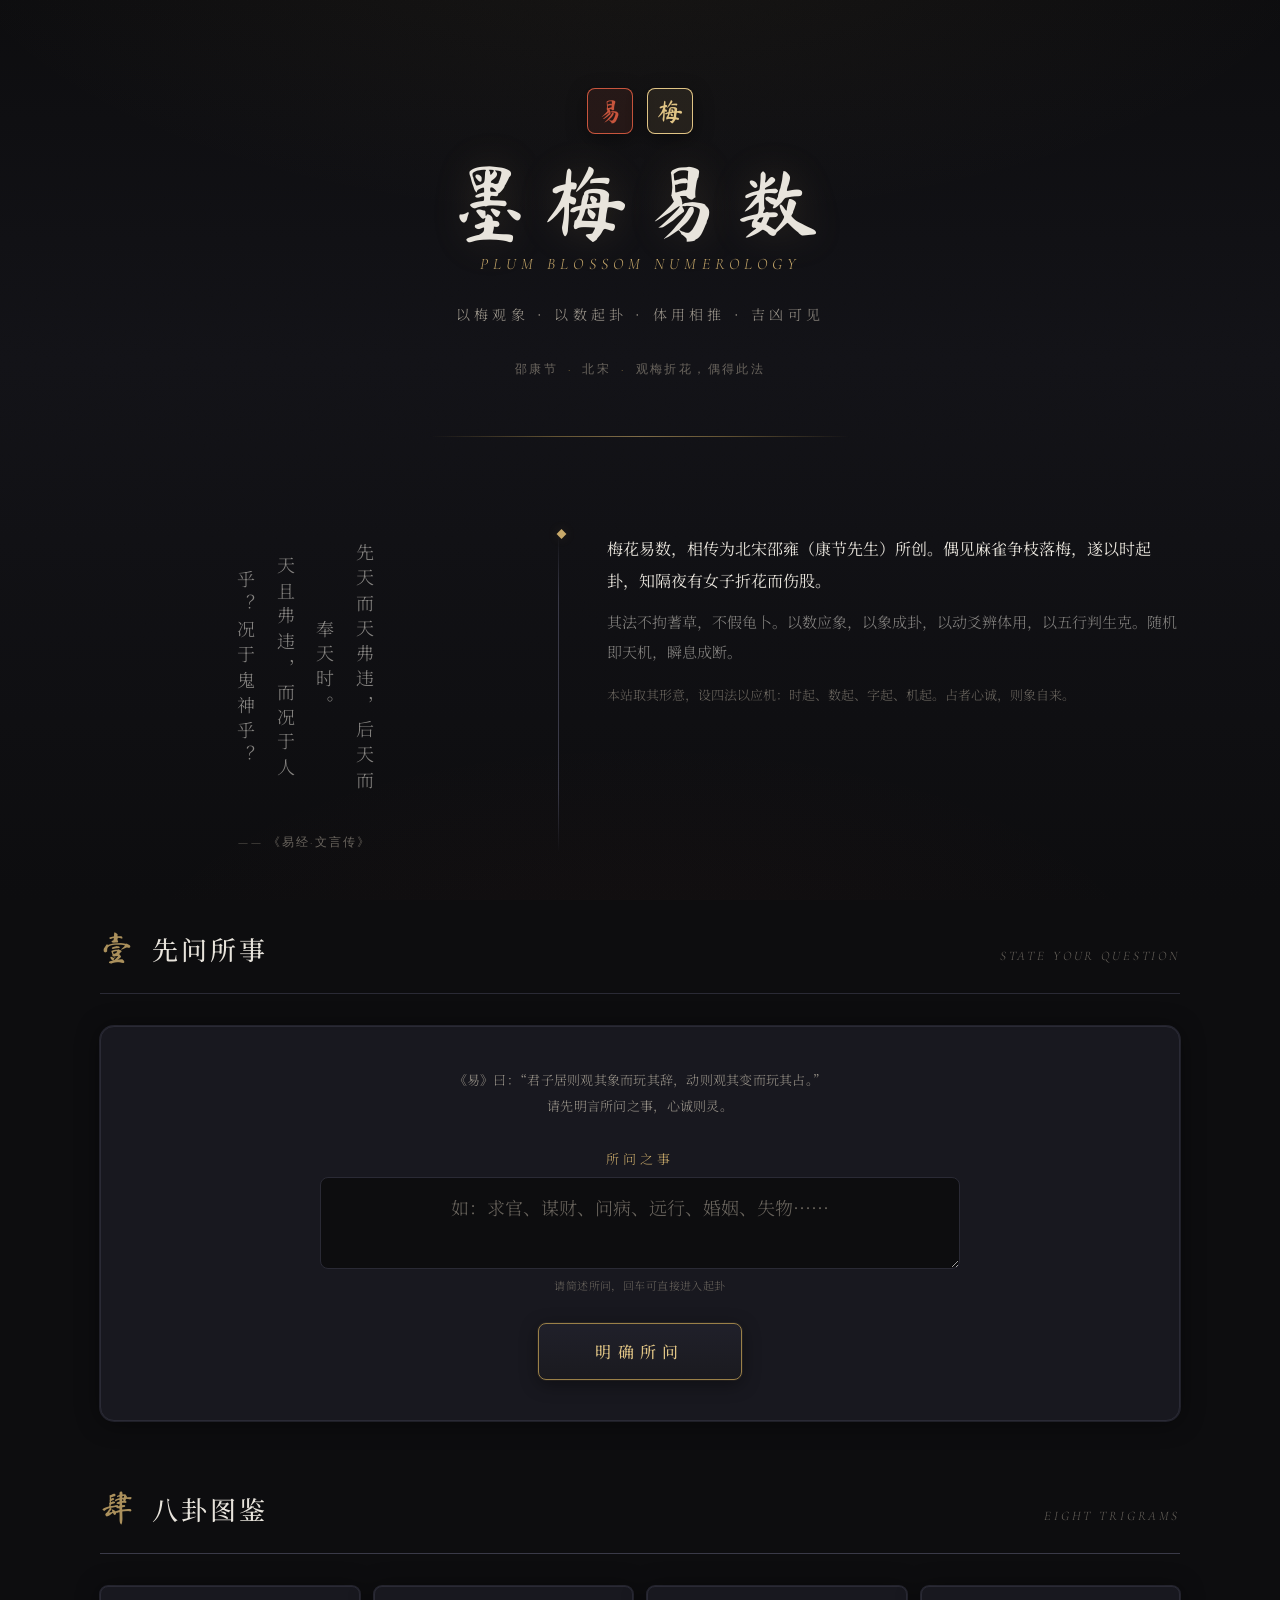
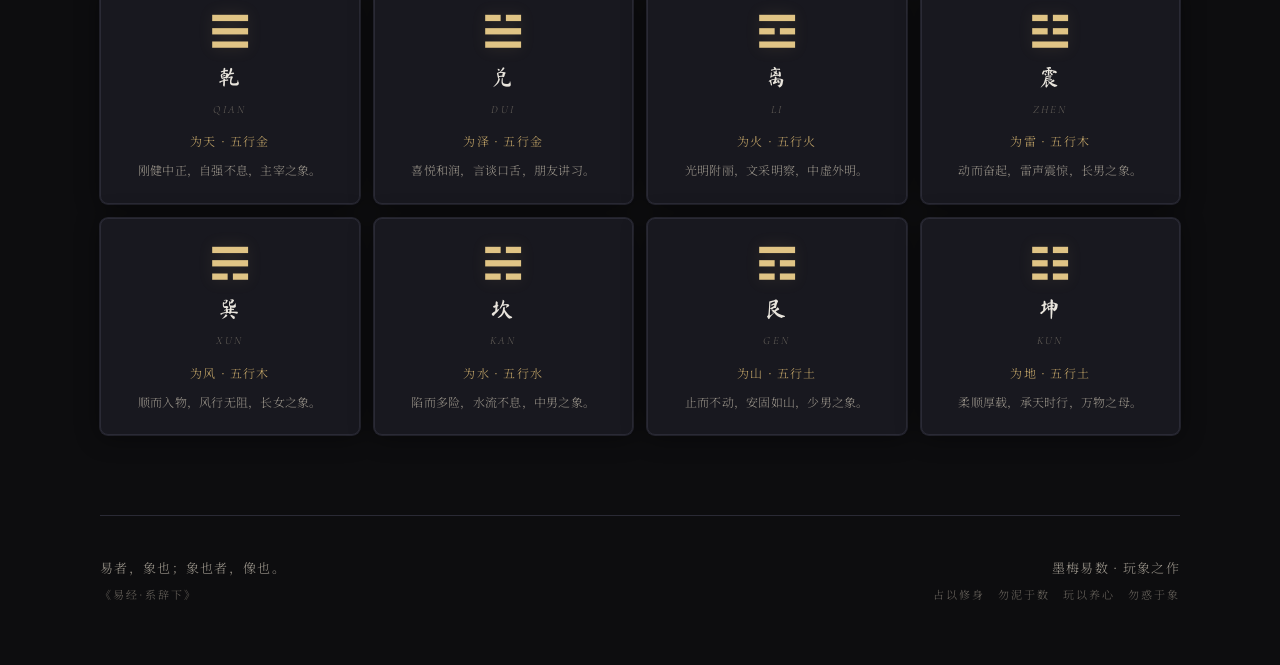
<file: index.html>
<!DOCTYPE html>
<html lang="zh-CN">
<head>
<meta charset="UTF-8" />
<meta name="viewport" content="width=device-width, initial-scale=1.0" />
<title>墨梅易数 · 梅花易数占卜</title>
<meta name="description" content="以墨为骨，以梅为魂。传承邵康节先生梅花易数之法，应时而占，体用分明。" />
<link rel="preconnect" href="https://fonts.googleapis.com" />
<link rel="preconnect" href="https://fonts.gstatic.com" crossorigin />
<link href="https://fonts.googleapis.com/css2?family=Ma+Shan+Zheng&family=Zhi+Mang+Xing&family=Noto+Serif+SC:wght@300;400;500;600;700;900&family=Cormorant+Garamond:ital,wght@0,300;0,400;0,500;1,300&display=swap" rel="stylesheet" />
<link rel="stylesheet" href="styles.css" />
</head>
<body>

<!-- 飘落梅花层 -->
<div class="petals" id="petals" aria-hidden="true"></div>

<!-- 顶部标题区 -->
<header class="masthead">
  <div class="masthead__inner">
    <div class="seal-row">
      <span class="seal seal--vermilion">易</span>
      <span class="seal seal--gold">梅</span>
    </div>
    <h1 class="title">
      <span class="title__cn">墨梅易数</span>
      <span class="title__sub">Plum Blossom Numerology</span>
    </h1>
    <p class="tagline">以梅观象 · 以数起卦 · 体用相推 · 吉凶可见</p>
    <nav class="meta-nav">
      <span>邵康节</span>
      <span class="dot">·</span>
      <span>北宋</span>
      <span class="dot">·</span>
      <span>观梅折花，偶得此法</span>
    </nav>
  </div>
  <div class="masthead__rule" aria-hidden="true"></div>
</header>

<!-- 哲思引言 -->
<section class="prologue">
  <div class="prologue__column prologue__column--verse">
    <div class="vertical-text">
      <p>先天而天弗违，后天而奉天时。</p>
      <p>天且弗违，而况于人乎？况于鬼神乎？</p>
    </div>
    <cite>—— 《易经·文言传》</cite>
  </div>
  <div class="prologue__divider" aria-hidden="true"><span></span></div>
  <div class="prologue__column prologue__column--prose">
    <p class="lead">梅花易数，相传为北宋邵雍（康节先生）所创。偶见麻雀争枝落梅，遂以时起卦，知隔夜有女子折花而伤股。</p>
    <p>其法不拘蓍草，不假龟卜。以数应象，以象成卦，以动爻辨体用，以五行判生克。随机即天机，瞬息成断。</p>
    <p class="muted">本站取其形意，设四法以应机：时起、数起、字起、机起。占者心诚，则象自来。</p>
  </div>
</section>

<!-- 占卜主面板 -->
<main class="divination" id="divination">

  <div class="panel-header">
    <span class="panel-header__num">壹</span>
    <h2>先问所事</h2>
    <span class="panel-header__en">State Your Question</span>
  </div>

  <!-- 问事输入 -->
  <div class="question-stage" id="question-stage">
    <p class="input-hint">《易》曰：“君子居则观其象而玩其辞，动则观其变而玩其占。”<br/>请先明言所问之事，心诚则灵。</p>
    <label class="field field--wide field--question">
      <span class="field__label">所问之事</span>
      <textarea id="question-input" rows="2" maxlength="100" placeholder="如：求官、谋财、问病、远行、婚姻、失物……"></textarea>
      <span class="field__hint" id="question-hint">请简述所问，回车可直接进入起卦</span>
    </label>
    <button class="cast-btn" id="btn-next">
      <span class="cast-btn__ink"></span>
      <span class="cast-btn__text">明确所问</span>
    </button>
  </div>

  <!-- 起卦步骤 -->
  <div class="casting-stage" id="casting-stage" hidden>

    <div class="panel-header panel-header--compact">
      <span class="panel-header__num">贰</span>
      <h2>设数起卦</h2>
      <span class="panel-header__en">Cast the Hexagram</span>
    </div>

    <p class="question-preview" id="question-preview">
      <span class="preview-label">所问：</span>
      <span class="preview-text" id="preview-text">—</span>
    </p>

    <!-- 方法切换（四卡片） -->
    <div class="method-tabs" role="tablist">
      <button class="method-tab is-active" role="tab" data-method="time">
        <span class="method-tab__cn">时起</span>
        <span class="method-tab__en">By Time</span>
      </button>
      <button class="method-tab" role="tab" data-method="number">
        <span class="method-tab__cn">数起</span>
        <span class="method-tab__en">By Number</span>
      </button>
      <button class="method-tab" role="tab" data-method="word">
        <span class="method-tab__cn">字起</span>
        <span class="method-tab__en">By Word</span>
      </button>
      <button class="method-tab" role="tab" data-method="random">
        <span class="method-tab__cn">机起</span>
        <span class="method-tab__en">By Chance</span>
      </button>
    </div>

    <!-- 输入面板 -->
    <div class="input-stage">

      <!-- 时起 -->
      <div class="input-panel is-active" data-panel="time">
        <p class="input-hint">取当下年月日时（农历为正，此处用公历近似）之数，合而成卦。</p>
        <div class="field-grid">
          <label class="field">
            <span class="field__label">年</span>
            <input type="number" id="in-year" min="1900" max="2200" />
            <span class="field__hint" id="hint-year">—</span>
          </label>
          <label class="field">
            <span class="field__label">月</span>
            <input type="number" id="in-month" min="1" max="12" />
            <span class="field__hint" id="hint-month">—</span>
          </label>
          <label class="field">
            <span class="field__label">日</span>
            <input type="number" id="in-day" min="1" max="31" />
            <span class="field__hint" id="hint-day">—</span>
          </label>
          <label class="field">
            <span class="field__label">时辰</span>
            <select id="in-hour">
              <option value="1">子时 23–01</option>
              <option value="2">丑时 01–03</option>
              <option value="3">寅时 03–05</option>
              <option value="4">卯时 05–07</option>
              <option value="5">辰时 07–09</option>
              <option value="6">巳时 09–11</option>
              <option value="7">午时 11–13</option>
              <option value="8">未时 13–15</option>
              <option value="9">申时 15–17</option>
              <option value="10">酉时 17–19</option>
              <option value="11">戌时 19–21</option>
              <option value="12">亥时 21–23</option>
            </select>
            <span class="field__hint" id="hint-hour">—</span>
          </label>
        </div>
        <button class="btn-now" id="btn-now">取当下时辰</button>
      </div>

      <!-- 数起 -->
      <div class="input-panel" data-panel="number">
        <p class="input-hint">心中默念所问，随手报两数（或三数）。上数为上卦，下数为下卦，两数之和除六取动爻。</p>
        <div class="field-grid field-grid--two">
          <label class="field">
            <span class="field__label">上数</span>
            <input type="number" id="num-upper" min="1" placeholder="如 3" />
          </label>
          <label class="field">
            <span class="field__label">下数</span>
            <input type="number" id="num-lower" min="1" placeholder="如 8" />
          </label>
        </div>
      </div>

      <!-- 字起 -->
      <div class="input-panel" data-panel="word">
        <p class="input-hint">以字起卦。单字按笔画数，双字则上字为上卦、下字为下卦，合字数加时辰除六取动爻。</p>
        <div class="field-grid field-grid--two">
          <label class="field field--wide">
            <span class="field__label">所问之字</span>
            <input type="text" id="word-input" maxlength="4" placeholder="如 问　或　远行" />
          </label>
        </div>
        <p class="input-hint input-hint--small">注：本站依康熙字典笔画为准，常见字已内置，生僻字以算法估算。</p>
      </div>

      <!-- 机起 -->
      <div class="input-panel" data-panel="random">
        <p class="input-hint">不假思虑，任天机自现。一念之间，数已成卦。</p>
        <div class="random-oracle">
          <div class="random-oracle__core" id="random-core">
            <span class="random-oracle__symbol">梅</span>
          </div>
          <p class="random-oracle__hint">轻触中心，听其自落</p>
        </div>
      </div>

    </div>

    <!-- 起卦按钮 -->
    <div class="cast-row">
      <button class="cast-btn" id="cast-btn" disabled>
        <span class="cast-btn__ink"></span>
        <span class="cast-btn__text">起　卦</span>
      </button>
    </div>

    <!-- 返回按钮 -->
    <div class="back-row">
      <button class="back-btn" id="btn-back">返回修改所问</button>
    </div>

    <!-- 状态/说明 -->
    <p class="status-line" id="status-line">择一法以起卦，心念专一，方有所应。</p>

  </div> <!-- 结束 casting-stage -->

</main>

<!-- 结果展示 -->
<section class="result" id="result" hidden>

  <div class="panel-header panel-header--alt">
    <span class="panel-header__num">叁</span>
    <h2>观象断吉凶</h2>
    <span class="panel-header__en">Read the Signs</span>
  </div>

  <!-- 所问之事展示 -->
  <div class="question-display" id="question-display">
    <span class="display-label">所问：</span>
    <span class="display-text" id="display-text">—</span>
  </div>

  <!-- 三卦横排 -->
  <div class="hexagrams">

    <article class="hex-card hex-card--ben" data-role="ben">
      <header class="hex-card__head">
        <span class="hex-card__tag">本卦</span>
        <span class="hex-card__tag-en">Original</span>
      </header>
      <div class="hex-drawing" id="draw-ben"></div>
      <div class="hex-card__body">
        <h3 class="hex-name" id="name-ben">—</h3>
        <p class="hex-gua-ci" id="ci-ben">—</p>
      </div>
    </article>

    <div class="hex-flow hex-flow--1" aria-hidden="true">
      <span class="hex-flow__label">互</span>
      <span class="hex-flow__arrow"></span>
    </div>

    <article class="hex-card hex-card--hu" data-role="hu">
      <header class="hex-card__head">
        <span class="hex-card__tag">互卦</span>
        <span class="hex-card__tag-en">Mutual</span>
      </header>
      <div class="hex-drawing" id="draw-hu"></div>
      <div class="hex-card__body">
        <h3 class="hex-name" id="name-hu">—</h3>
        <p class="hex-gua-ci" id="ci-hu">—</p>
      </div>
    </article>

    <div class="hex-flow hex-flow--2" aria-hidden="true">
      <span class="hex-flow__label">变</span>
      <span class="hex-flow__arrow"></span>
    </div>

    <article class="hex-card hex-card--bian" data-role="bian">
      <header class="hex-card__head">
        <span class="hex-card__tag">变卦</span>
        <span class="hex-card__tag-en">Changed</span>
      </header>
      <div class="hex-drawing" id="draw-bian"></div>
      <div class="hex-card__body">
        <h3 class="hex-name" id="name-bian">—</h3>
        <p class="hex-gua-ci" id="ci-bian">—</p>
      </div>
    </article>

  </div>

  <!-- 体用五行分析 -->
  <div class="analysis">
    <div class="analysis__block">
      <h3 class="analysis__title">体用之辨</h3>
      <div class="tiyong">
        <div class="tiyong__pair">
          <div class="tiyong__item tiyong__item--ti">
            <span class="tiyong__role">体</span>
            <span class="tiyong__name" id="ti-name">—</span>
            <span class="tiyong__elem" id="ti-elem">—</span>
          </div>
          <div class="tiyong__relation" id="ti-relation">—</div>
          <div class="tiyong__item tiyong__item--yong">
            <span class="tiyong__role">用</span>
            <span class="tiyong__name" id="yong-name">—</span>
            <span class="tiyong__elem" id="yong-elem">—</span>
          </div>
        </div>
        <p class="tiyong__verdict" id="ti-verdict">—</p>
      </div>
    </div>

    <div class="analysis__block">
      <h3 class="analysis__title">动爻之辞</h3>
      <div class="yaoci">
        <div class="yaoci__line" id="yao-line">第 — 爻动</div>
        <blockquote class="yaoci__text" id="yao-text">—</blockquote>
      </div>
    </div>
  </div>

  <!-- 过三关 -->
  <div class="three-passes" id="three-passes">
    <h3 class="three-passes__title">
      <span class="three-passes__num">过三关</span>
      <span class="three-passes__en">Three Passes</span>
    </h3>
    <div class="pass-cards">
      <div class="pass-card pass-card--yingqi">
        <div class="pass-card__icon">时</div>
        <h4 class="pass-card__title">应期</h4>
        <p class="pass-card__desc">何时成事</p>
        <p class="pass-card__text" id="pass-yingqi">—</p>
      </div>
      <div class="pass-card pass-card--direction">
        <div class="pass-card__icon">方</div>
        <h4 class="pass-card__title">方位</h4>
        <p class="pass-card__desc">何方有利</p>
        <p class="pass-card__text" id="pass-direction">—</p>
      </div>
      <div class="pass-card pass-card--person">
        <div class="pass-card__icon">人</div>
        <h4 class="pass-card__title">人物</h4>
        <p class="pass-card__desc">何人相助</p>
        <p class="pass-card__text" id="pass-person">—</p>
      </div>
    </div>

    <!-- 过三关详细解读 -->
    <div class="three-passes-detail" id="three-passes-detail">
      <div class="detail-section detail-section--yingqi">
        <h4 class="detail-section__title"><span class="detail-icon">时</span>应期详解</h4>
        <!-- 应期选择器 -->
        <div class="yingqi-selector" id="yingqi-selector">
          <button class="yingqi-tab is-active" data-dim="year">年应期</button>
          <button class="yingqi-tab" data-dim="month">月应期</button>
          <button class="yingqi-tab" data-dim="day">日应期</button>
          <button class="yingqi-tab" data-dim="hour">时辰应期</button>
        </div>
        <div class="yingqi-content" id="yingqi-content">
          <p class="yingqi-content__text" id="yingqi-text">—</p>
          <p class="yingqi-content__action" id="yingqi-action">—</p>
          <p class="yingqi-content__best" id="yingqi-best">—</p>
        </div>
      </div>
      <div class="detail-section">
        <h4 class="detail-section__title"><span class="detail-icon">方</span>方位详解</h4>
        <p class="detail-section__text" id="detail-direction">—</p>
      </div>
      <div class="detail-section">
        <h4 class="detail-section__title"><span class="detail-icon">人</span>人物详解</h4>
        <p class="detail-section__text" id="detail-person">—</p>
      </div>
    </div>
  </div>

  <!-- 综合断语 -->
  <div class="synthesis">
    <div class="synthesis__stamp">断</div>
    <h3 class="synthesis__title">综合断语</h3>
    <div class="synthesis__body" id="synthesis-body">—</div>
    <div class="synthesis__omen">
      <span class="omen-label">天机微示</span>
      <span class="omen-text" id="omen-text">—</span>
    </div>
  </div>

  <!-- AI 智能解卦 -->
  <div class="oracle" id="oracle">
    <div class="oracle__head">
      <div class="oracle__title-row">
        <span class="oracle__seal">智</span>
        <div>
          <h3 class="oracle__title">智者详解</h3>
          <span class="oracle__subtitle">AI Deep Reading · 结合卦象与时机，给出更贴身的解读</span>
        </div>
      </div>
      <button class="oracle__config-btn" id="oracle-config-btn" title="设置 API">
        <svg viewBox="0 0 24 24" width="18" height="18" fill="none" stroke="currentColor" stroke-width="1.6" stroke-linecap="round" stroke-linejoin="round"><circle cx="12" cy="12" r="3"/><path d="M19.4 15a1.65 1.65 0 0 0 .33 1.82l.06.06a2 2 0 1 1-2.83 2.83l-.06-.06a1.65 1.65 0 0 0-1.82-.33 1.65 1.65 0 0 0-1 1.51V21a2 2 0 1 1-4 0v-.09A1.65 1.65 0 0 0 9 19.4a1.65 1.65 0 0 0-1.82.33l-.06.06a2 2 0 1 1-2.83-2.83l.06-.06a1.65 1.65 0 0 0 .33-1.82 1.65 1.65 0 0 0-1.51-1H3a2 2 0 1 1 0-4h.09A1.65 1.65 0 0 0 4.6 9a1.65 1.65 0 0 0-.33-1.82l-.06-.06a2 2 0 1 1 2.83-2.83l.06.06a1.65 1.65 0 0 0 1.82.33H9a1.65 1.65 0 0 0 1-1.51V3a2 2 0 1 1 4 0v.09a1.65 1.65 0 0 0 1 1.51 1.65 1.65 0 0 0 1.82-.33l.06-.06a2 2 0 1 1 2.83 2.83l-.06.06a1.65 1.65 0 0 0-.33 1.82V9a1.65 1.65 0 0 0 1.51 1H21a2 2 0 1 1 0 4h-.09a1.65 1.65 0 0 0-1.51 1z"/></svg>
      </button>
    </div>

    <!-- 配置面板 -->
    <div class="oracle__config" id="oracle-config" hidden>
      <div class="config-tabs">
        <button class="config-tab is-active" data-ctab="preset">快捷选择</button>
        <button class="config-tab" data-ctab="custom">自定义</button>
      </div>

      <div class="config-panel is-active" data-cpanel="preset">
        <div class="provider-grid" id="provider-grid"></div>
        <p class="provider-hint">选择你的 AI 服务商，只需输入密钥即可</p>
      </div>

      <div class="config-panel" data-cpanel="custom">
        <div class="config-field">
          <label class="config-field__label">API 地址</label>
          <input type="text" id="api-endpoint" placeholder="https://api.openai.com/v1/chat/completions" />
        </div>
        <div class="config-field">
          <label class="config-field__label">API 密钥</label>
          <input type="password" id="api-key" placeholder="sk-..." />
        </div>
        <div class="config-field">
          <label class="config-field__label">模型名称</label>
          <div class="model-field">
            <select id="api-model-select">
              <option value="">自动获取模型列表…</option>
            </select>
            <button class="model-refresh" id="model-refresh" title="刷新模型列表">
              <svg viewBox="0 0 24 24" width="16" height="16" fill="none" stroke="currentColor" stroke-width="2" stroke-linecap="round" stroke-linejoin="round"><path d="M21.5 2v6h-6M2.5 22v-6h6M2 11.5a10 10 0 0 1 18.8-4.3M22 12.5a10 10 0 0 1-18.8 4.3"/></svg>
            </button>
          </div>
          <input type="text" id="api-model" placeholder="或手动输入模型名称" style="margin-top:8px" />
        </div>
      </div>

      <div class="config-actions">
        <button class="config-save" id="config-save">保存设置</button>
        <button class="config-test" id="config-test">测试连接</button>
        <span class="config-hint" id="config-status">密钥仅存于本地浏览器</span>
      </div>
    </div>

    <!-- 解读按钮 -->
    <div class="oracle__actions">
      <button class="oracle-btn" id="oracle-btn">
        <span class="oracle-btn__glow"></span>
        <span class="oracle-btn__text">重新详解</span>
      </button>
    </div>

    <!-- AI 解读输出 -->
    <div class="oracle__output" id="oracle-output" hidden>
      <div class="oracle__output-head">
        <span class="oracle__output-tag">智者曰</span>
        <div class="oracle__thinker">
          <span></span><span></span><span></span>
        </div>
      </div>
      <div class="oracle__bamboo" id="oracle-bamboo">
        <div class="bamboo-stripes" aria-hidden="true"></div>
        <div class="bamboo-text" id="bamboo-text"></div>
      </div>
    </div>
  </div>

  <div class="recast-row">
    <button class="recast-btn" id="recast-btn">再 占 一 卦</button>
  </div>

</section>

<!-- 八卦图鉴 -->
<section class="bagua-atlas">
  <div class="panel-header panel-header--alt">
    <span class="panel-header__num">肆</span>
    <h2>八卦图鉴</h2>
    <span class="panel-header__en">Eight Trigrams</span>
  </div>
  <div class="bagua-ring" id="bagua-ring"></div>
</section>

<!-- 页脚 -->
<footer class="footer">
  <div class="footer__column">
    <p class="footer__line">易者，象也；象也者，像也。</p>
    <p class="footer__line muted">《易经·系辞下》</p>
  </div>
  <div class="footer__column footer__column--right">
    <p class="footer__line">墨梅易数 · 玩象之作</p>
    <p class="footer__line muted">占以修身　勿泥于数　玩以养心　勿惑于象</p>
  </div>
</footer>

<script src="script.js"></script>
</body>
</html>
</file>
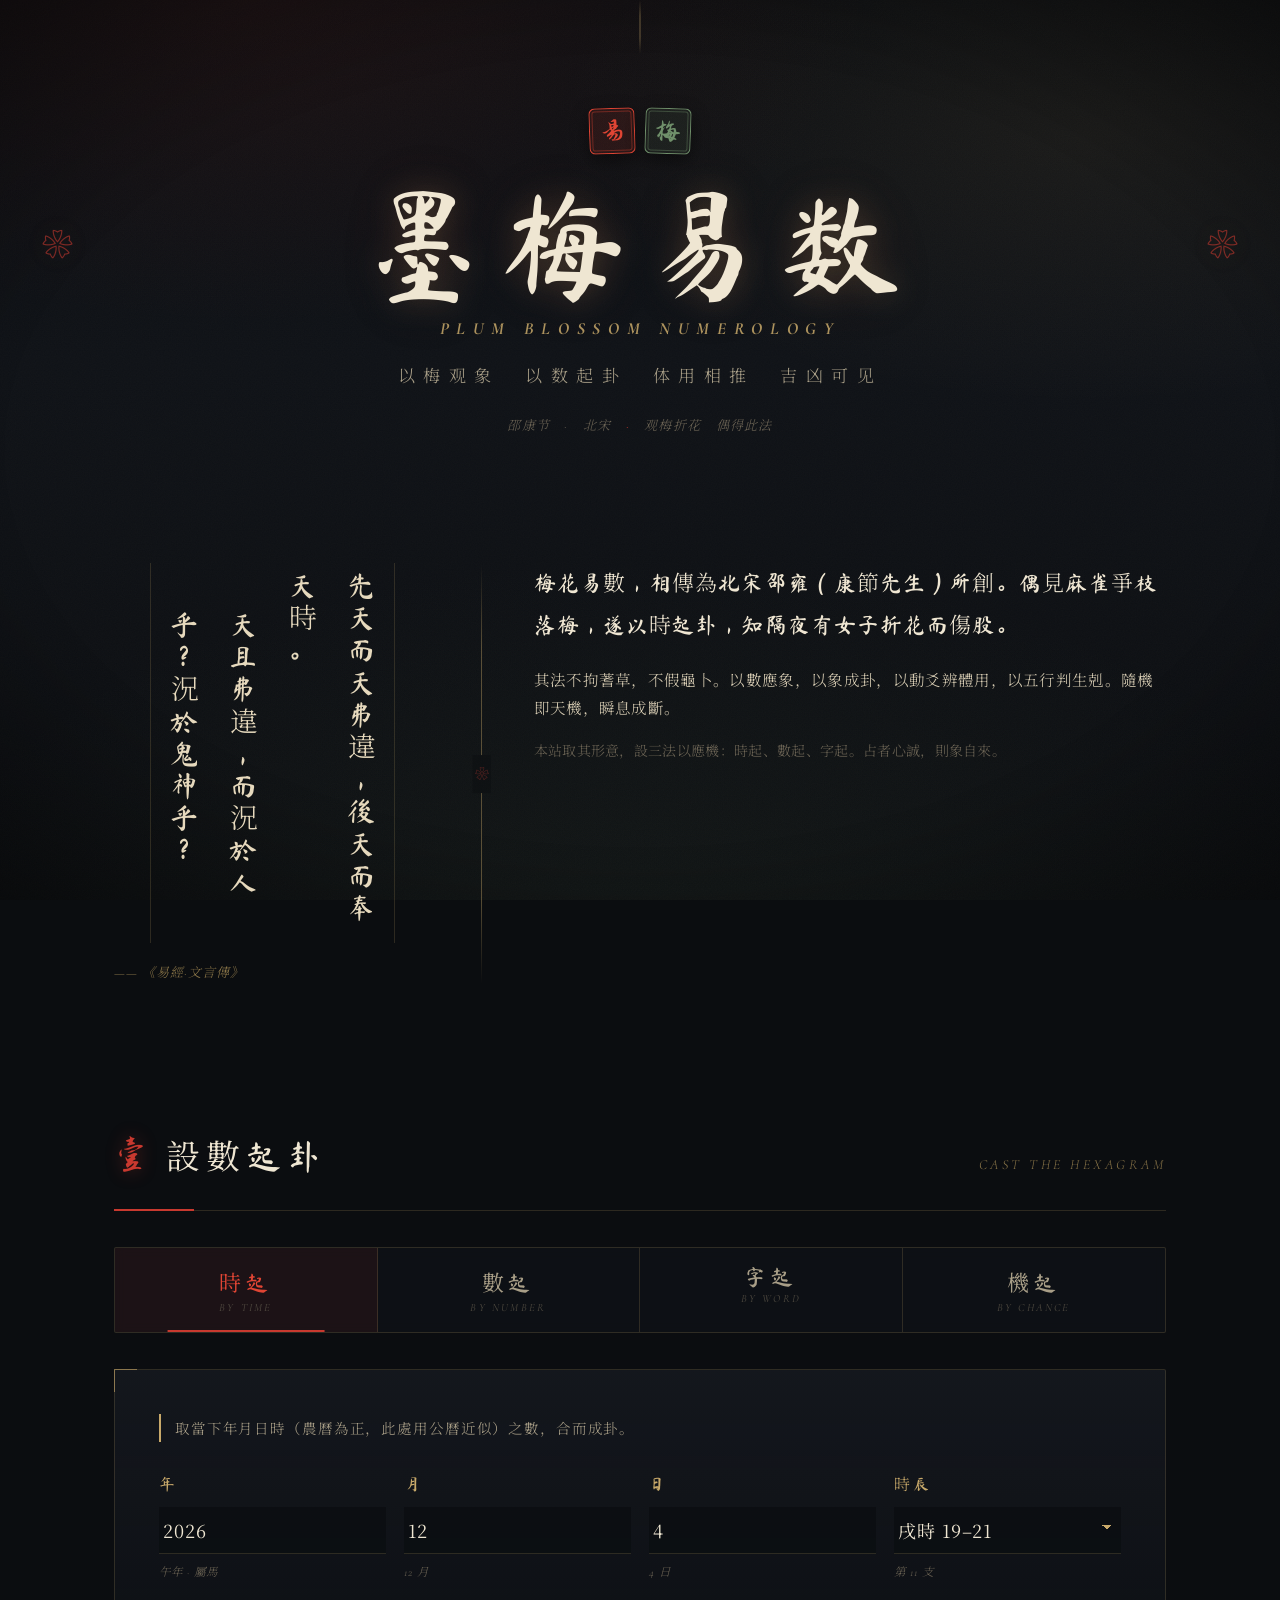
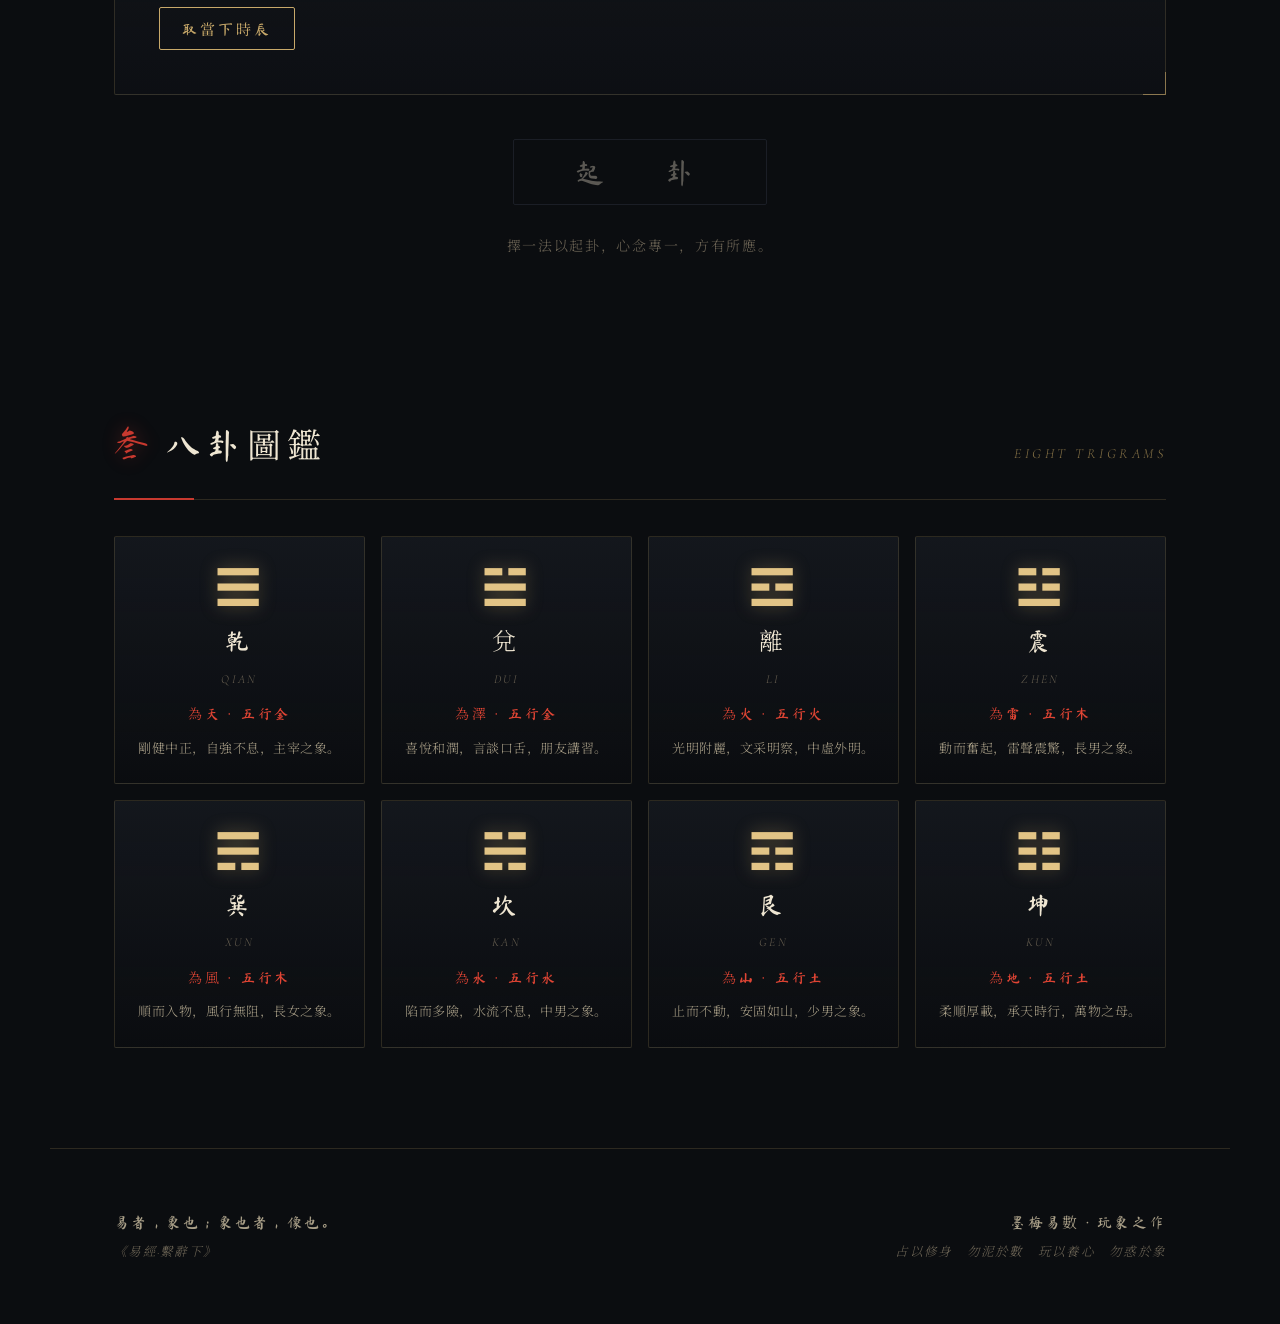
<file: meihua-standalone.html>
<!DOCTYPE html>
<html lang="zh-CN">
<head>
<meta charset="UTF-8" />
<meta name="viewport" content="width=device-width, initial-scale=1.0" />
<title>墨梅易数 · 梅花易数占卜</title>
<meta name="description" content="以墨为骨，以梅为魂。传承邵康节先生梅花易数之法，应时而占，体用分明。" />
<link rel="preconnect" href="https://fonts.googleapis.com" />
<link rel="preconnect" href="https://fonts.gstatic.com" crossorigin />
<link href="https://fonts.googleapis.com/css2?family=Ma+Shan+Zheng&family=Zhi+Mang+Xing&family=Noto+Serif+SC:wght@300;400;500;600;700;900&family=Cormorant+Garamond:ital,wght@0,300;0,400;1,300&display=swap" rel="stylesheet" />
<style>
/* =========================================================
   墨梅易数 · Plum Blossom Numerology
   Aesthetic: Ink-wash plum — 墨為骨，梅為魂
   ========================================================= */

:root {
  /* Palette — ink, vermilion, gold, jade */
  --ink-void:      #0b0d10;   /* near-black ink */
  --ink-deep:      #11141a;   /* aged ink */
  --ink-mid:       #1a1e26;   /* paper-ink wash */
  --ink-soft:      #2a2f3a;
  --ink-mist:      #3a4150;

  --paper:         #efe6d2;   /* aged rice paper */
  --paper-warm:    #e6d9bd;
  --paper-deep:    #d8c9a6;

  --vermilion:     #c8392f;   /* 朱砂 */
  --vermilion-deep:#9c2a23;
  --vermilion-bright:#e04534;

  --gold:          #c8a96a;   /* 鎏金 */
  --gold-bright:   #e2c486;
  --gold-soft:     #8a7548;

  --jade:          #6f8f6a;   /* 青翠 */
  --jade-deep:     #4e6b4a;

  --bone:          #d8cdb4;
  --bone-soft:     #a89e87;
  --bone-mute:     #6b6354;

  --line:          rgba(200, 169, 106, 0.18);

  /* Type */
  --font-cn-display: 'Ma Shan Zheng', 'Zhi Mang Xing', 'Noto Serif SC', serif;
  --font-cn-brush:   'Zhi Mang Xing', 'Ma Shan Zheng', serif;
  --font-cn-body:    'Noto Serif SC', 'Songti SC', serif;
  --font-en:         'Cormorant Garamond', 'Noto Serif SC', serif;

  /* Layout */
  --maxw: 1180px;
  --gutter: clamp(20px, 5vw, 64px);
}

* { box-sizing: border-box; }

html { scroll-behavior: smooth; }

body {
  margin: 0;
  font-family: var(--font-cn-body);
  color: var(--bone);
  background-color: var(--ink-void);
  background-image:
    radial-gradient(ellipse 80% 60% at 20% 0%, rgba(156, 42, 35, 0.10), transparent 60%),
    radial-gradient(ellipse 70% 50% at 85% 15%, rgba(200, 169, 106, 0.07), transparent 60%),
    radial-gradient(ellipse 100% 80% at 50% 110%, rgba(78, 107, 74, 0.10), transparent 60%),
    linear-gradient(180deg, #0b0d10 0%, #0e1116 40%, #0b0d10 100%);
  background-attachment: fixed;
  -webkit-font-smoothing: antialiased;
  -moz-osx-font-smoothing: grayscale;
  line-height: 1.85;
  font-weight: 300;
  letter-spacing: 0.02em;
  overflow-x: hidden;
  position: relative;
}

/* Subtle paper grain overlay */
body::before {
  content: "";
  position: fixed;
  inset: 0;
  pointer-events: none;
  z-index: 1;
  opacity: 0.35;
  background-image:
    url("data:image/svg+xml;utf8,<svg xmlns='http://www.w3.org/2000/svg' width='240' height='240'><filter id='n'><feTurbulence type='fractalNoise' baseFrequency='0.85' numOctaves='2' stitchTiles='stitch'/><feColorMatrix values='0 0 0 0 0.83  0 0 0 0 0.74  0 0 0 0 0.55  0 0 0 0.07 0'/></filter><rect width='100%' height='100%' filter='url(%23n)'/></svg>");
  mix-blend-mode: screen;
}

/* Vignette */
body::after {
  content: "";
  position: fixed;
  inset: 0;
  pointer-events: none;
  z-index: 2;
  background: radial-gradient(ellipse 90% 80% at 50% 50%, transparent 55%, rgba(0,0,0,0.55) 100%);
}

main, section, header, footer { position: relative; z-index: 3; }

::selection { background: var(--vermilion); color: var(--paper); }

/* =========================================================
   Petals — drifting plum blossoms
   ========================================================= */
.petals {
  position: fixed;
  inset: 0;
  pointer-events: none;
  z-index: 4;
  overflow: hidden;
}
.petals__petal {
  position: absolute;
  top: -8vh;
  width: 14px; height: 14px;
  opacity: 0;
  background:
    radial-gradient(ellipse at 35% 35%, #f6d9d2 0%, #e08a82 45%, #c8392f 100%);
  border-radius: 50% 0 50% 50%;
  transform: rotate(45deg);
  filter: drop-shadow(0 0 6px rgba(200, 57, 47, 0.35));
  animation: petal-fall linear infinite;
}
@keyframes petal-fall {
  0%   { transform: translate3d(0, -10vh, 0) rotate(0deg);   opacity: 0; }
  8%   { opacity: 0.85; }
  90%  { opacity: 0.6; }
  100% { transform: translate3d(var(--drift, 60px), 110vh, 0) rotate(540deg); opacity: 0; }
}

/* =========================================================
   Masthead — title with seals
   ========================================================= */
.masthead {
  text-align: center;
  padding: clamp(80px, 12vh, 140px) var(--gutter) clamp(40px, 6vh, 70px);
  position: relative;
}
.masthead::before,
.masthead::after {
  content: "";
  position: absolute;
  left: 50%;
  transform: translateX(-50%);
  width: 1px;
  background: linear-gradient(180deg, transparent, var(--gold) 30%, var(--gold) 70%, transparent);
  opacity: 0.5;
}
.masthead::before { top: 0; height: clamp(40px, 6vh, 70px); }
.masthead::after  { display: none; }

.seal-row {
  display: inline-flex;
  gap: 10px;
  margin-bottom: 28px;
}
.seal {
  display: inline-flex;
  align-items: center;
  justify-content: center;
  width: 46px; height: 46px;
  font-family: var(--font-cn-brush);
  font-size: 26px;
  line-height: 1;
  border-radius: 6px;
  letter-spacing: 0;
  transform: rotate(-2deg);
  box-shadow: 0 0 0 1px currentColor inset, 0 6px 18px rgba(0,0,0,0.45);
  position: relative;
}
.seal::after {
  content: "";
  position: absolute;
  inset: 3px;
  border: 1px solid currentColor;
  border-radius: 3px;
  opacity: 0.4;
}
.seal--vermilion { color: var(--vermilion-bright); background: rgba(200, 57, 47, 0.12); }
.seal--jade      { color: var(--jade);             background: rgba(111, 143, 106, 0.10); transform: rotate(2deg); }

.title { margin: 0; line-height: 1; }
.title__cn {
  display: block;
  font-family: var(--font-cn-display);
  font-size: clamp(56px, 11vw, 124px);
  font-weight: 400;
  color: var(--paper);
  letter-spacing: 0.12em;
  text-shadow:
    0 0 30px rgba(200, 169, 106, 0.25),
    0 0 60px rgba(156, 42, 35, 0.15);
  position: relative;
}
.title__cn::before,
.title__cn::after {
  content: "❀";
  position: absolute;
  top: 50%;
  transform: translateY(-50%);
  font-size: 0.25em;
  color: var(--vermilion);
  opacity: 0.6;
}
.title__cn::before { left: -0.7em; }
.title__cn::after  { right: -0.7em; transform: translateY(-50%) scaleX(-1); }

.title__sub {
  display: block;
  font-family: var(--font-en);
  font-style: italic;
  font-size: clamp(13px, 1.6vw, 17px);
  letter-spacing: 0.45em;
  text-transform: uppercase;
  color: var(--gold);
  margin-top: 14px;
  opacity: 0.85;
}

.tagline {
  margin: 22px auto 0;
  font-family: var(--font-cn-body);
  font-size: clamp(14px, 1.6vw, 17px);
  letter-spacing: 0.5em;
  color: var(--bone-soft);
  font-weight: 300;
}

.meta-nav {
  margin-top: 24px;
  display: inline-flex;
  align-items: center;
  gap: 14px;
  font-family: var(--font-en);
  font-style: italic;
  font-size: 13px;
  color: var(--bone-mute);
  letter-spacing: 0.1em;
}
.meta-nav .dot { color: var(--vermilion); }

/* =========================================================
   Prologue
   ========================================================= */
.prologue {
  max-width: var(--maxw);
  margin: 0 auto;
  padding: clamp(40px, 6vw, 70px) var(--gutter);
  display: grid;
  grid-template-columns: minmax(180px, 1fr) auto minmax(280px, 2fr);
  gap: clamp(28px, 4vw, 56px);
  align-items: start;
}
.prologue__column cite {
  display: block;
  margin-top: 18px;
  font-family: var(--font-en);
  font-style: italic;
  font-size: 13px;
  color: var(--gold-soft);
  letter-spacing: 0.08em;
}
.vertical-text {
  writing-mode: vertical-rl;
  text-orientation: upright;
  font-family: var(--font-cn-display);
  font-size: clamp(20px, 2.4vw, 28px);
  line-height: 2.1;
  letter-spacing: 0.15em;
  color: var(--paper-warm);
  margin: 0 auto;
  max-height: 380px;
  padding: 8px 4px;
  border-left: 1px solid var(--line);
  border-right: 1px solid var(--line);
}
.vertical-text p { margin: 0; }
.vertical-text p + p { margin-top: 1.4em; }

.prologue__divider {
  align-self: stretch;
  display: flex;
  align-items: center;
  justify-content: center;
}
.prologue__divider span {
  display: block;
  width: 1px;
  height: 100%;
  min-height: 220px;
  background: linear-gradient(180deg, transparent, var(--gold) 20%, var(--gold) 80%, transparent);
  opacity: 0.4;
  position: relative;
}
.prologue__divider span::before {
  content: "❀";
  position: absolute;
  top: 50%;
  left: 50%;
  transform: translate(-50%, -50%);
  color: var(--vermilion);
  background: var(--ink-void);
  padding: 6px 2px;
  font-size: 14px;
}

.prologue__column--prose .lead {
  font-family: var(--font-cn-display);
  font-size: clamp(18px, 2vw, 22px);
  color: var(--paper);
  line-height: 1.9;
  letter-spacing: 0.05em;
  margin: 0 0 18px;
}
.prologue__column--prose p {
  margin: 0 0 16px;
  color: var(--bone);
  font-size: 15.5px;
}
.prologue__column--prose .muted { color: var(--bone-mute); font-size: 14px; }

/* =========================================================
   Panel header (shared)
   ========================================================= */
.panel-header {
  display: flex;
  align-items: baseline;
  gap: 18px;
  padding-bottom: 22px;
  margin-bottom: 36px;
  border-bottom: 1px solid var(--line);
  position: relative;
}
.panel-header--alt { margin-top: clamp(60px, 9vh, 100px); }
.panel-header::after {
  content: "";
  position: absolute;
  left: 0; bottom: -1px;
  width: 80px; height: 2px;
  background: var(--vermilion);
}
.panel-header__num {
  font-family: var(--font-cn-brush);
  font-size: 38px;
  color: var(--vermilion);
  line-height: 1;
  text-shadow: 0 0 18px rgba(200, 57, 47, 0.4);
}
.panel-header h2 {
  margin: 0;
  font-family: var(--font-cn-display);
  font-size: clamp(26px, 3vw, 34px);
  font-weight: 400;
  letter-spacing: 0.18em;
  color: var(--paper);
}
.panel-header__en {
  margin-left: auto;
  font-family: var(--font-en);
  font-style: italic;
  font-size: 14px;
  letter-spacing: 0.25em;
  text-transform: uppercase;
  color: var(--gold-soft);
}

/* =========================================================
   Divination panel
   ========================================================= */
.divination {
  max-width: var(--maxw);
  margin: 0 auto;
  padding: clamp(40px, 6vw, 70px) var(--gutter) clamp(40px, 5vw, 60px);
}

.method-tabs {
  display: flex;
  flex-wrap: wrap;
  gap: 0;
  border: 1px solid var(--line);
  border-radius: 2px;
  background: rgba(17, 20, 26, 0.5);
  backdrop-filter: blur(6px);
  overflow: hidden;
  margin-bottom: 36px;
}
.method-tab {
  flex: 1 1 25%;
  min-width: 130px;
  background: transparent;
  border: none;
  border-right: 1px solid var(--line);
  color: var(--bone-soft);
  padding: 18px 14px;
  cursor: pointer;
  font-family: var(--font-cn-body);
  display: flex;
  flex-direction: column;
  align-items: center;
  gap: 4px;
  transition: all 0.4s cubic-bezier(0.2, 0.7, 0.2, 1);
  position: relative;
  letter-spacing: 0.1em;
}
.method-tab:last-child { border-right: none; }
.method-tab__cn {
  font-family: var(--font-cn-display);
  font-size: 22px;
  letter-spacing: 0.2em;
  color: var(--bone-soft);
  transition: color 0.3s;
}
.method-tab__en {
  font-family: var(--font-en);
  font-style: italic;
  font-size: 11px;
  letter-spacing: 0.2em;
  text-transform: uppercase;
  color: var(--bone-mute);
  opacity: 0.7;
}
.method-tab::after {
  content: "";
  position: absolute;
  left: 50%; bottom: 0;
  width: 0; height: 2px;
  background: var(--vermilion);
  transform: translateX(-50%);
  transition: width 0.4s cubic-bezier(0.2, 0.7, 0.2, 1);
}
.method-tab:hover { background: rgba(200, 169, 106, 0.05); }
.method-tab:hover .method-tab__cn { color: var(--paper); }
.method-tab.is-active { background: rgba(200, 57, 47, 0.08); }
.method-tab.is-active .method-tab__cn { color: var(--vermilion-bright); }
.method-tab.is-active::after { width: 60%; }

.input-stage {
  background: linear-gradient(180deg, rgba(26, 30, 38, 0.6) 0%, rgba(17, 20, 26, 0.4) 100%);
  border: 1px solid var(--line);
  padding: clamp(28px, 4vw, 44px);
  border-radius: 2px;
  position: relative;
  min-height: 280px;
}
.input-stage::before,
.input-stage::after {
  content: "";
  position: absolute;
  width: 22px; height: 22px;
  border: 1px solid var(--gold);
  opacity: 0.6;
}
.input-stage::before { top: -1px; left: -1px; border-right: none; border-bottom: none; }
.input-stage::after  { bottom: -1px; right: -1px; border-left: none; border-top: none; }

.input-panel { display: none; animation: panel-in 0.5s ease; }
.input-panel.is-active { display: block; }
@keyframes panel-in {
  from { opacity: 0; transform: translateY(8px); }
  to   { opacity: 1; transform: translateY(0); }
}

.input-hint {
  margin: 0 0 28px;
  color: var(--bone-soft);
  font-size: 14.5px;
  letter-spacing: 0.06em;
  line-height: 1.9;
  border-left: 2px solid var(--gold);
  padding-left: 14px;
  max-width: 640px;
}
.input-hint--small {
  font-size: 12.5px;
  color: var(--bone-mute);
  border-left-color: var(--bone-mute);
  margin-top: 22px;
}

.field-grid {
  display: grid;
  grid-template-columns: repeat(4, 1fr);
  gap: 18px;
}
.field-grid--two { grid-template-columns: repeat(2, 1fr); max-width: 480px; }

.field {
  display: flex;
  flex-direction: column;
  gap: 8px;
}
.field--wide { max-width: 360px; }
.field__label {
  font-family: var(--font-cn-display);
  font-size: 16px;
  letter-spacing: 0.2em;
  color: var(--gold);
}
.field input,
.field select {
  background: rgba(11, 13, 16, 0.7);
  border: none;
  border-bottom: 1px solid var(--line);
  color: var(--paper);
  font-family: var(--font-cn-body);
  font-size: 18px;
  padding: 10px 4px;
  outline: none;
  transition: border-color 0.3s, background 0.3s;
  letter-spacing: 0.05em;
  border-radius: 0;
  -webkit-appearance: none;
  appearance: none;
}
.field select {
  background-image: linear-gradient(45deg, transparent 50%, var(--gold) 50%),
                    linear-gradient(135deg, var(--gold) 50%, transparent 50%);
  background-position: calc(100% - 14px) 18px, calc(100% - 9px) 18px;
  background-size: 5px 5px, 5px 5px;
  background-repeat: no-repeat;
  padding-right: 26px;
  cursor: pointer;
}
.field select option { background: var(--ink-deep); color: var(--paper); }
.field input:focus,
.field select:focus {
  border-bottom-color: var(--vermilion-bright);
  background: rgba(200, 57, 47, 0.06);
}
.field input::placeholder { color: var(--bone-mute); opacity: 0.6; }
.field__hint {
  font-family: var(--font-en);
  font-style: italic;
  font-size: 11.5px;
  color: var(--bone-mute);
  letter-spacing: 0.08em;
}

.btn-now {
  margin-top: 24px;
  background: transparent;
  border: 1px solid var(--gold);
  color: var(--gold);
  font-family: var(--font-cn-display);
  font-size: 15px;
  letter-spacing: 0.2em;
  padding: 10px 22px;
  cursor: pointer;
  transition: all 0.3s;
  border-radius: 2px;
}
.btn-now:hover {
  background: var(--gold);
  color: var(--ink-void);
  box-shadow: 0 0 24px rgba(200, 169, 106, 0.4);
}

/* Random oracle */
.random-oracle {
  display: flex;
  flex-direction: column;
  align-items: center;
  gap: 22px;
  padding: 24px 0;
}
.random-oracle__core {
  width: 160px; height: 160px;
  border-radius: 50%;
  display: flex;
  align-items: center;
  justify-content: center;
  cursor: pointer;
  position: relative;
  background: radial-gradient(circle at 35% 35%, rgba(200, 57, 47, 0.25), rgba(11, 13, 16, 0.9) 70%);
  border: 1px solid var(--vermilion);
  box-shadow:
    0 0 0 8px rgba(200, 57, 47, 0.06),
    0 0 60px rgba(200, 57, 47, 0.25),
    inset 0 0 30px rgba(0,0,0,0.6);
  transition: transform 0.6s cubic-bezier(0.2, 0.8, 0.2, 1), box-shadow 0.6s;
}
.random-oracle__core::before {
  content: "";
  position: absolute;
  inset: -14px;
  border: 1px dashed var(--gold);
  border-radius: 50%;
  opacity: 0.4;
  animation: spin-slow 24s linear infinite;
}
.random-oracle__core::after {
  content: "";
  position: absolute;
  inset: -28px;
  border: 1px solid var(--line);
  border-radius: 50%;
}
.random-oracle__core:hover {
  transform: scale(1.04);
  box-shadow:
    0 0 0 8px rgba(200, 57, 47, 0.12),
    0 0 80px rgba(200, 57, 47, 0.45),
    inset 0 0 30px rgba(0,0,0,0.6);
}
.random-oracle__core.is-casting {
  animation: oracle-pulse 0.18s ease-in-out infinite;
}
.random-oracle__symbol {
  font-family: var(--font-cn-brush);
  font-size: 64px;
  color: var(--vermilion-bright);
  text-shadow: 0 0 20px rgba(224, 69, 52, 0.7);
}
.random-oracle__hint {
  font-family: var(--font-cn-display);
  letter-spacing: 0.3em;
  color: var(--bone-soft);
  font-size: 15px;
}
@keyframes spin-slow { to { transform: rotate(360deg); } }
@keyframes oracle-pulse {
  0%, 100% { transform: scale(1); }
  50%      { transform: scale(1.06); }
}

/* Cast button */
.cast-row {
  display: flex;
  justify-content: center;
  margin-top: 44px;
}
.cast-btn {
  position: relative;
  background: transparent;
  border: 1px solid var(--vermilion);
  color: var(--paper);
  font-family: var(--font-cn-display);
  font-size: clamp(22px, 2.6vw, 28px);
  letter-spacing: 0.6em;
  padding: 18px 56px 18px 62px;
  cursor: pointer;
  overflow: hidden;
  border-radius: 2px;
  transition: all 0.4s cubic-bezier(0.2, 0.7, 0.2, 1);
  isolation: isolate;
}
.cast-btn__ink {
  position: absolute;
  inset: 0;
  background: radial-gradient(circle at 50% 120%, var(--vermilion) 0%, var(--vermilion-deep) 40%, transparent 80%);
  opacity: 0;
  transition: opacity 0.5s, transform 0.6s;
  transform: translateY(40%);
  z-index: -1;
}
.cast-btn__text { position: relative; z-index: 1; }
.cast-btn:hover:not(:disabled) {
  border-color: var(--vermilion-bright);
  letter-spacing: 0.7em;
  box-shadow: 0 0 40px rgba(200, 57, 47, 0.4);
}
.cast-btn:hover:not(:disabled) .cast-btn__ink {
  opacity: 1;
  transform: translateY(0);
}
.cast-btn:disabled {
  opacity: 0.35;
  cursor: not-allowed;
  border-color: var(--ink-mist);
}
.cast-btn.is-casting {
  pointer-events: none;
  animation: cast-throb 1.4s ease-in-out infinite;
}
@keyframes cast-throb {
  0%, 100% { box-shadow: 0 0 0 0 rgba(200, 57, 47, 0.6); }
  50%      { box-shadow: 0 0 0 20px rgba(200, 57, 47, 0); }
}

.status-line {
  text-align: center;
  margin-top: 28px;
  color: var(--bone-mute);
  font-size: 14px;
  letter-spacing: 0.12em;
  font-family: var(--font-cn-body);
  min-height: 1.5em;
  transition: color 0.3s;
}
.status-line.is-error { color: var(--vermilion-bright); }
.status-line.is-ready  { color: var(--gold); }

/* =========================================================
   Result
   ========================================================= */
.result {
  max-width: var(--maxw);
  margin: 0 auto;
  padding: 0 var(--gutter) clamp(40px, 5vw, 60px);
  animation: result-rise 0.8s cubic-bezier(0.2, 0.7, 0.2, 1);
}
@keyframes result-rise {
  from { opacity: 0; transform: translateY(28px); }
  to   { opacity: 1; transform: translateY(0); }
}

.hexagrams {
  display: grid;
  grid-template-columns: repeat(3, 1fr);
  gap: 20px;
  margin-bottom: 44px;
}
.hex-card {
  background: linear-gradient(180deg, rgba(26, 30, 38, 0.7) 0%, rgba(11, 13, 16, 0.5) 100%);
  border: 1px solid var(--line);
  padding: 26px 22px 30px;
  text-align: center;
  border-radius: 2px;
  position: relative;
  transition: transform 0.5s, border-color 0.5s, box-shadow 0.5s;
}
.hex-card::before {
  content: "";
  position: absolute;
  top: 12px; right: 12px;
  width: 30px; height: 30px;
  border: 1px solid var(--gold);
  opacity: 0.25;
  border-radius: 2px;
  transform: rotate(45deg);
}
.hex-card:hover {
  transform: translateY(-4px);
  border-color: var(--gold);
  box-shadow: 0 16px 40px rgba(0,0,0,0.5), 0 0 30px rgba(200, 169, 106, 0.1);
}
.hex-card--ben { border-top: 2px solid var(--vermilion); }
.hex-card--hu  { border-top: 2px solid var(--gold); }
.hex-card--bian{ border-top: 2px solid var(--jade); }

.hex-card__head {
  display: flex;
  align-items: baseline;
  justify-content: center;
  gap: 10px;
  margin-bottom: 22px;
}
.hex-card__tag {
  font-family: var(--font-cn-display);
  font-size: 20px;
  letter-spacing: 0.25em;
  color: var(--paper);
}
.hex-card--ben .hex-card__tag  { color: var(--vermilion-bright); }
.hex-card--hu  .hex-card__tag  { color: var(--gold-bright); }
.hex-card--bian .hex-card__tag { color: var(--jade); }
.hex-card__tag-en {
  font-family: var(--font-en);
  font-style: italic;
  font-size: 11px;
  letter-spacing: 0.25em;
  text-transform: uppercase;
  color: var(--bone-mute);
}

.hex-drawing {
  display: flex;
  flex-direction: column-reverse;  /* line 1 at bottom */
  gap: 9px;
  align-items: center;
  margin: 0 auto 22px;
  width: fit-content;
  padding: 22px 18px 14px;
  position: relative;
}
.hex-drawing::before {
  content: "";
  position: absolute;
  inset: 0;
  background: radial-gradient(ellipse at center, rgba(200, 169, 106, 0.05), transparent 70%);
  border-radius: 50%;
}
.yao {
  position: relative;
  width: 108px;
  height: 14px;
  display: flex;
  align-items: center;
  justify-content: center;
  gap: 10px;
}
.yao__seg {
  height: 100%;
  background: linear-gradient(180deg, var(--paper) 0%, var(--paper-deep) 100%);
  border-radius: 1px;
  box-shadow:
    0 0 0 1px rgba(0,0,0,0.2),
    0 2px 4px rgba(0,0,0,0.4),
    inset 0 1px 0 rgba(255,255,255,0.3);
}
.yao--yang .yao__seg { width: 100%; }
.yao--yin  .yao__seg { width: 44%; }
.yao--moving {
  width: 124px;
}
.yao--moving .yao__seg {
  background: linear-gradient(180deg, var(--gold-bright) 0%, var(--gold) 100%);
  box-shadow:
    0 0 0 1px rgba(156, 42, 35, 0.4),
    0 0 16px rgba(226, 196, 134, 0.6),
    0 2px 4px rgba(0,0,0,0.4);
  animation: yao-glow 2s ease-in-out infinite;
}
.yao--moving::after {
  content: "●";
  position: absolute;
  top: 50%;
  left: 50%;
  transform: translate(-50%, -50%);
  color: var(--vermilion-bright);
  font-size: 14px;
  text-shadow: 0 0 8px rgba(224, 69, 52, 0.8);
  z-index: 2;
}
@keyframes yao-glow {
  0%, 100% { box-shadow: 0 0 0 1px rgba(156, 42, 35, 0.4), 0 0 16px rgba(226, 196, 134, 0.6), 0 2px 4px rgba(0,0,0,0.4); }
  50%      { box-shadow: 0 0 0 1px rgba(156, 42, 35, 0.6), 0 0 28px rgba(226, 196, 134, 0.9), 0 2px 4px rgba(0,0,0,0.4); }
}
.yao__index {
  position: absolute;
  left: -28px;
  top: 50%;
  transform: translateY(-50%);
  font-family: var(--font-en);
  font-style: italic;
  font-size: 11px;
  color: var(--bone-mute);
  width: 20px;
  text-align: right;
}

.hex-name {
  font-family: var(--font-cn-display);
  font-size: clamp(22px, 2.4vw, 26px);
  letter-spacing: 0.2em;
  color: var(--paper);
  margin: 0 0 6px;
}
.hex-gua-ci {
  font-family: var(--font-cn-body);
  font-size: 13.5px;
  color: var(--bone-soft);
  line-height: 1.8;
  margin: 0;
  letter-spacing: 0.05em;
  min-height: 3.6em;
}

/* Analysis */
.analysis {
  display: grid;
  grid-template-columns: 1.4fr 1fr;
  gap: 24px;
  margin-bottom: 44px;
}
.analysis__block {
  background: linear-gradient(180deg, rgba(26, 30, 38, 0.55) 0%, rgba(11, 13, 16, 0.3) 100%);
  border: 1px solid var(--line);
  padding: 28px 30px;
  border-radius: 2px;
  position: relative;
}
.analysis__title {
  margin: 0 0 22px;
  font-family: var(--font-cn-display);
  font-size: 20px;
  letter-spacing: 0.25em;
  color: var(--gold-bright);
  font-weight: 400;
  padding-bottom: 12px;
  border-bottom: 1px dashed var(--line);
}

.tiyong__pair {
  display: flex;
  align-items: center;
  justify-content: space-between;
  gap: 14px;
  margin-bottom: 18px;
}
.tiyong__item {
  flex: 1;
  text-align: center;
  padding: 18px 12px;
  border: 1px solid var(--line);
  border-radius: 2px;
  background: rgba(11, 13, 16, 0.4);
  display: flex;
  flex-direction: column;
  gap: 6px;
  align-items: center;
  transition: all 0.4s;
}
.tiyong__item--ti   { border-left: 3px solid var(--vermilion); }
.tiyong__item--yong { border-left: 3px solid var(--jade); }
.tiyong__role {
  font-family: var(--font-cn-brush);
  font-size: 30px;
  line-height: 1;
  color: var(--gold);
}
.tiyong__item--ti .tiyong__role   { color: var(--vermilion-bright); }
.tiyong__item--yong .tiyong__role { color: var(--jade); }
.tiyong__name {
  font-family: var(--font-cn-display);
  font-size: 22px;
  letter-spacing: 0.15em;
  color: var(--paper);
}
.tiyong__elem {
  font-family: var(--font-cn-body);
  font-size: 13px;
  color: var(--bone-soft);
  letter-spacing: 0.15em;
}
.tiyong__relation {
  font-family: var(--font-cn-display);
  font-size: 22px;
  letter-spacing: 0.1em;
  color: var(--gold-bright);
  padding: 0 10px;
  text-align: center;
  min-width: 80px;
}
.tiyong__verdict {
  margin: 8px 0 0;
  text-align: center;
  font-size: 15px;
  color: var(--bone);
  letter-spacing: 0.08em;
  line-height: 1.9;
}

.yaoci__line {
  font-family: var(--font-cn-display);
  font-size: 17px;
  letter-spacing: 0.2em;
  color: var(--vermilion-bright);
  text-align: center;
  margin-bottom: 16px;
}
.yaoci__text {
  margin: 0;
  padding: 18px 22px;
  border-left: 2px solid var(--gold);
  background: rgba(200, 169, 106, 0.04);
  font-family: var(--font-cn-body);
  font-size: 15.5px;
  line-height: 2;
  color: var(--paper-warm);
  letter-spacing: 0.08em;
  font-style: normal;
  position: relative;
}
.yaoci__text::before {
  content: "「";
  position: absolute;
  left: 4px; top: 0;
  color: var(--gold);
  opacity: 0.4;
  font-size: 22px;
}
.yaoci__text::after {
  content: "」";
  position: absolute;
  right: 6px; bottom: -4px;
  color: var(--gold);
  opacity: 0.4;
  font-size: 22px;
}

/* Synthesis */
.synthesis {
  background:
    radial-gradient(ellipse at 80% 0%, rgba(200, 57, 47, 0.08), transparent 60%),
    linear-gradient(180deg, rgba(26, 30, 38, 0.75) 0%, rgba(11, 13, 16, 0.5) 100%);
  border: 1px solid var(--gold);
  padding: 38px clamp(28px, 4vw, 48px) 34px;
  border-radius: 2px;
  position: relative;
  margin-bottom: 44px;
}
.synthesis::before,
.synthesis::after {
  content: "";
  position: absolute;
  width: 28px; height: 28px;
  border: 1px solid var(--gold);
  opacity: 0.7;
}
.synthesis::before { top: -1px; left: -1px; border-right: none; border-bottom: none; }
.synthesis::after  { bottom: -1px; right: -1px; border-left: none; border-top: none; }

.synthesis__stamp {
  position: absolute;
  top: -22px;
  right: 36px;
  width: 52px; height: 52px;
  display: flex;
  align-items: center;
  justify-content: center;
  background: var(--vermilion);
  color: var(--paper);
  font-family: var(--font-cn-brush);
  font-size: 30px;
  border-radius: 4px;
  transform: rotate(-3deg);
  box-shadow: 0 6px 24px rgba(200, 57, 47, 0.5), 0 0 0 2px var(--vermilion-deep) inset;
}
.synthesis__stamp::after {
  content: "";
  position: absolute;
  inset: 4px;
  border: 1px solid rgba(255,255,255,0.25);
  border-radius: 2px;
}

.synthesis__title {
  margin: 0 0 22px;
  font-family: var(--font-cn-display);
  font-size: clamp(22px, 2.6vw, 28px);
  letter-spacing: 0.25em;
  color: var(--gold-bright);
  font-weight: 400;
}
.synthesis__body {
  font-family: var(--font-cn-body);
  font-size: 16px;
  line-height: 2.1;
  color: var(--paper-warm);
  letter-spacing: 0.08em;
}
.synthesis__body p { margin: 0 0 14px; }
.synthesis__body p:last-child { margin-bottom: 0; }

.synthesis__omen {
  margin-top: 24px;
  padding-top: 18px;
  border-top: 1px dashed var(--line);
  display: flex;
  align-items: baseline;
  gap: 16px;
  flex-wrap: wrap;
}
.omen-label {
  font-family: var(--font-cn-display);
  font-size: 14px;
  letter-spacing: 0.3em;
  color: var(--vermilion-bright);
  white-space: nowrap;
}
.omen-text {
  font-family: var(--font-en);
  font-style: italic;
  font-size: 14.5px;
  color: var(--gold);
  letter-spacing: 0.06em;
}

/* =========================================================
   AI Oracle — 智者详解
   ========================================================= */
.oracle {
  margin-top: 44px;
  background:
    radial-gradient(ellipse at 10% 0%, rgba(111, 143, 106, 0.08), transparent 60%),
    linear-gradient(180deg, rgba(26, 30, 38, 0.7) 0%, rgba(11, 13, 16, 0.4) 100%);
  border: 1px solid var(--line);
  padding: 32px clamp(24px, 3.5vw, 40px);
  border-radius: 2px;
  position: relative;
}
.oracle::before {
  content: "";
  position: absolute;
  top: 20px; bottom: 20px;
  left: 0; right: 0;
  border-top: 1px solid var(--line);
  border-bottom: 1px solid var(--line);
  pointer-events: none;
  opacity: 0.5;
}

.oracle__head {
  display: flex;
  align-items: flex-start;
  justify-content: space-between;
  margin-bottom: 26px;
  position: relative;
}
.oracle__title-row {
  display: flex;
  align-items: center;
  gap: 16px;
}
.oracle__seal {
  display: inline-flex;
  align-items: center;
  justify-content: center;
  width: 50px; height: 50px;
  background: var(--jade);
  color: var(--paper);
  font-family: var(--font-cn-brush);
  font-size: 28px;
  border-radius: 4px;
  box-shadow:
    0 0 0 2px var(--jade-deep) inset,
    0 6px 20px rgba(78, 107, 74, 0.45);
  transform: rotate(-2deg);
}
.oracle__title {
  margin: 0;
  font-family: var(--font-cn-display);
  font-size: 24px;
  letter-spacing: 0.2em;
  color: var(--paper);
  font-weight: 400;
}
.oracle__subtitle {
  display: block;
  font-family: var(--font-en);
  font-style: italic;
  font-size: 12px;
  letter-spacing: 0.15em;
  text-transform: uppercase;
  color: var(--bone-mute);
  margin-top: 2px;
}
.oracle__config-btn {
  background: transparent;
  border: 1px solid var(--line);
  color: var(--bone-soft);
  width: 40px; height: 40px;
  border-radius: 50%;
  cursor: pointer;
  display: flex;
  align-items: center;
  justify-content: center;
  transition: all 0.3s;
}
.oracle__config-btn:hover {
  border-color: var(--gold);
  color: var(--gold);
  transform: rotate(60deg);
}

/* Config panel */
.oracle__config {
  background: rgba(11, 13, 16, 0.6);
  border: 1px solid var(--line);
  padding: 22px 22px 18px;
  margin-bottom: 26px;
  border-radius: 2px;
  animation: config-slide 0.4s ease;
}
@keyframes config-slide {
  from { opacity: 0; transform: translateY(-8px); }
  to   { opacity: 1; transform: translateY(0); }
}

.config-tabs {
  display: flex;
  gap: 0;
  border-bottom: 1px solid var(--line);
  margin-bottom: 20px;
}
.config-tab {
  background: transparent;
  border: none;
  color: var(--bone-mute);
  font-family: var(--font-cn-display);
  font-size: 14px;
  letter-spacing: 0.2em;
  padding: 10px 18px;
  cursor: pointer;
  position: relative;
  transition: color 0.3s;
}
.config-tab::after {
  content: "";
  position: absolute;
  left: 0; right: 0; bottom: -1px;
  height: 2px;
  background: var(--vermilion);
  transform: scaleX(0);
  transition: transform 0.3s;
}
.config-tab:hover { color: var(--paper); }
.config-tab.is-active { color: var(--vermilion-bright); }
.config-tab.is-active::after { transform: scaleX(1); }

.config-panel { display: none; animation: panel-in 0.3s ease; }
.config-panel.is-active { display: block; }

/* Provider grid */
.provider-grid {
  display: grid;
  grid-template-columns: repeat(4, 1fr);
  gap: 10px;
  margin-bottom: 14px;
}
.provider-card {
  background: rgba(26, 30, 38, 0.7);
  border: 1px solid var(--line);
  padding: 14px 10px 12px;
  border-radius: 2px;
  cursor: pointer;
  transition: all 0.3s cubic-bezier(0.2, 0.7, 0.2, 1);
  display: flex;
  flex-direction: column;
  align-items: center;
  gap: 6px;
  text-align: center;
  position: relative;
}
.provider-card:hover {
  border-color: var(--gold);
  background: rgba(200, 169, 106, 0.08);
  transform: translateY(-2px);
}
.provider-card.is-selected {
  border-color: var(--vermilion);
  background: rgba(200, 57, 47, 0.1);
  box-shadow: 0 0 0 1px var(--vermilion) inset;
}
.provider-card__icon {
  width: 36px; height: 36px;
  border-radius: 50%;
  display: flex;
  align-items: center;
  justify-content: center;
  font-size: 18px;
  font-weight: 700;
  color: var(--paper);
  background: linear-gradient(135deg, var(--vermilion), var(--vermilion-deep));
  font-family: var(--font-cn-display);
  letter-spacing: 0;
}
.provider-card:nth-child(2) .provider-card__icon { background: linear-gradient(135deg, #2563eb, #1e40af); }
.provider-card:nth-child(3) .provider-card__icon { background: linear-gradient(135deg, #7c3aed, #5b21b6); }
.provider-card:nth-child(4) .provider-card__icon { background: linear-gradient(135deg, #059669, #047857); }
.provider-card:nth-child(5) .provider-card__icon { background: linear-gradient(135deg, #d97706, #b45309); }
.provider-card:nth-child(6) .provider-card__icon { background: linear-gradient(135deg, #0891b2, #0e7490); }
.provider-card:nth-child(7) .provider-card__icon { background: linear-gradient(135deg, #db2777, #be185d); }
.provider-card:nth-child(8) .provider-card__icon { background: linear-gradient(135deg, var(--bone-mute), #4a463a); }
.provider-card__name {
  font-family: var(--font-cn-display);
  font-size: 14px;
  letter-spacing: 0.08em;
  color: var(--paper-warm);
}
.provider-card__model {
  font-family: var(--font-en);
  font-style: italic;
  font-size: 10.5px;
  letter-spacing: 0.05em;
  color: var(--bone-mute);
  line-height: 1.3;
}
.provider-hint {
  margin: 4px 0 0;
  font-size: 12px;
  color: var(--bone-mute);
  text-align: center;
  font-family: var(--font-cn-body);
}

.config-field {
  margin-bottom: 14px;
  display: flex;
  flex-direction: column;
  gap: 6px;
}
.config-field:last-of-type { margin-bottom: 0; }
.config-field__label {
  font-family: var(--font-cn-display);
  font-size: 13px;
  letter-spacing: 0.15em;
  color: var(--gold);
}
.config-field input {
  background: rgba(11, 13, 16, 0.8);
  border: 1px solid var(--line);
  color: var(--paper);
  font-family: var(--font-cn-body);
  font-size: 14px;
  padding: 10px 12px;
  border-radius: 2px;
  outline: none;
  transition: border-color 0.3s;
}
.config-field input:focus {
  border-color: var(--jade);
}

.model-field {
  display: flex;
  gap: 8px;
  align-items: center;
}
.model-field select {
  flex: 1;
  background: rgba(11, 13, 16, 0.8);
  border: 1px solid var(--line);
  color: var(--paper);
  font-family: var(--font-cn-body);
  font-size: 14px;
  padding: 9px 12px;
  border-radius: 2px;
  outline: none;
  cursor: pointer;
  -webkit-appearance: none;
  appearance: none;
  background-image:
    linear-gradient(45deg, transparent 50%, var(--gold) 50%),
    linear-gradient(135deg, var(--gold) 50%, transparent 50%);
  background-position: calc(100% - 14px) 14px, calc(100% - 9px) 14px;
  background-size: 5px 5px, 5px 5px;
  background-repeat: no-repeat;
  padding-right: 26px;
}
.model-field select:focus { border-color: var(--jade); }
.model-field select option { background: var(--ink-deep); color: var(--paper); }
.model-refresh {
  background: transparent;
  border: 1px solid var(--line);
  color: var(--bone-soft);
  width: 36px; height: 36px;
  border-radius: 2px;
  cursor: pointer;
  display: flex;
  align-items: center;
  justify-content: center;
  transition: all 0.3s;
  flex-shrink: 0;
}
.model-refresh:hover {
  border-color: var(--gold);
  color: var(--gold);
}
.model-refresh.is-spinning svg {
  animation: spin 1s linear infinite;
}
@keyframes spin { to { transform: rotate(360deg); } }

.config-actions {
  display: flex;
  align-items: center;
  gap: 12px;
  margin-top: 18px;
  padding-top: 14px;
  border-top: 1px dashed var(--line);
  flex-wrap: wrap;
}
.config-save {
  background: var(--jade);
  border: none;
  color: var(--paper);
  font-family: var(--font-cn-display);
  font-size: 14px;
  letter-spacing: 0.2em;
  padding: 8px 22px;
  border-radius: 2px;
  cursor: pointer;
  transition: all 0.3s;
}
.config-save:hover {
  background: var(--jade-deep);
  box-shadow: 0 0 16px rgba(111, 143, 106, 0.4);
}
.config-test {
  background: transparent;
  border: 1px solid var(--gold);
  color: var(--gold);
  font-family: var(--font-cn-display);
  font-size: 14px;
  letter-spacing: 0.2em;
  padding: 8px 20px;
  border-radius: 2px;
  cursor: pointer;
  transition: all 0.3s;
}
.config-test:hover {
  background: var(--gold);
  color: var(--ink-void);
}
.config-hint {
  font-size: 12px;
  color: var(--bone-mute);
  font-family: var(--font-cn-body);
}
.config-hint.is-success { color: var(--jade); }
.config-hint.is-error { color: var(--vermilion-bright); }


/* Query input */
.oracle__query {
  margin-bottom: 22px;
  position: relative;
}
.oracle__query-label {
  display: block;
  font-family: var(--font-cn-display);
  font-size: 14px;
  letter-spacing: 0.15em;
  color: var(--gold);
  margin-bottom: 8px;
}
.oracle__query textarea {
  width: 100%;
  background: rgba(11, 13, 16, 0.7);
  border: 1px solid var(--line);
  color: var(--paper);
  font-family: var(--font-cn-body);
  font-size: 15px;
  padding: 12px 14px;
  border-radius: 2px;
  outline: none;
  resize: vertical;
  min-height: 56px;
  transition: border-color 0.3s;
  line-height: 1.8;
}
.oracle__query textarea:focus {
  border-color: var(--vermilion);
}
.oracle__query textarea::placeholder {
  color: var(--bone-mute);
  opacity: 0.6;
}

/* Oracle button */
.oracle__actions {
  display: flex;
  justify-content: center;
  margin-bottom: 4px;
}
.oracle-btn {
  position: relative;
  background: transparent;
  border: 1px solid var(--jade);
  color: var(--paper);
  font-family: var(--font-cn-display);
  font-size: 19px;
  letter-spacing: 0.45em;
  padding: 14px 46px 14px 50px;
  cursor: pointer;
  overflow: hidden;
  border-radius: 2px;
  transition: all 0.4s cubic-bezier(0.2, 0.7, 0.2, 1);
  isolation: isolate;
}
.oracle-btn__glow {
  position: absolute;
  inset: 0;
  background: radial-gradient(circle at 50% 120%, var(--jade) 0%, var(--jade-deep) 40%, transparent 80%);
  opacity: 0;
  transition: opacity 0.5s, transform 0.6s;
  transform: translateY(40%);
  z-index: -1;
}
.oracle-btn__text { position: relative; z-index: 1; }
.oracle-btn:hover:not(:disabled) {
  border-color: var(--jade);
  letter-spacing: 0.55em;
  box-shadow: 0 0 32px rgba(111, 143, 106, 0.4);
}
.oracle-btn:hover:not(:disabled) .oracle-btn__glow {
  opacity: 1;
  transform: translateY(0);
}
.oracle-btn:disabled {
  opacity: 0.4;
  cursor: not-allowed;
}
.oracle-btn.is-thinking {
  pointer-events: none;
  animation: oracle-pulse 1.8s ease-in-out infinite;
}
@keyframes oracle-pulse {
  0%, 100% { box-shadow: 0 0 0 0 rgba(111, 143, 106, 0.5); }
  50%      { box-shadow: 0 0 0 16px rgba(111, 143, 106, 0); }
}

/* Output area */
.oracle__output {
  margin-top: 28px;
  animation: output-rise 0.6s cubic-bezier(0.2, 0.7, 0.2, 1);
}
@keyframes output-rise {
  from { opacity: 0; transform: translateY(16px); }
  to   { opacity: 1; transform: translateY(0); }
}
.oracle__output-head {
  display: flex;
  align-items: center;
  justify-content: space-between;
  margin-bottom: 14px;
}
.oracle__output-tag {
  font-family: var(--font-cn-brush);
  font-size: 22px;
  color: var(--jade);
  text-shadow: 0 0 12px rgba(111, 143, 106, 0.5);
  letter-spacing: 0.1em;
}
.oracle__thinker {
  display: none;
  gap: 6px;
}
.oracle__thinker span {
  width: 6px; height: 6px;
  background: var(--jade);
  border-radius: 50%;
  animation: thinker-blink 1.4s ease-in-out infinite;
}
.oracle__thinker span:nth-child(2) { animation-delay: 0.2s; }
.oracle__thinker span:nth-child(3) { animation-delay: 0.4s; }
@keyframes thinker-blink {
  0%, 80%, 100% { opacity: 0.2; transform: scale(0.8); }
  40% { opacity: 1; transform: scale(1.2); }
}
.is-thinking .oracle__thinker { display: flex; }

/* Bamboo scroll style */
.oracle__bamboo {
  position: relative;
  background:
    linear-gradient(180deg, rgba(78, 107, 74, 0.08) 0%, rgba(78, 107, 74, 0.02) 100%);
  border: 1px solid rgba(111, 143, 106, 0.25);
  border-left: 3px solid var(--jade-deep);
  padding: 24px 28px;
  border-radius: 2px;
  max-height: 540px;
  overflow-y: auto;
  overflow-x: hidden;
  scrollbar-width: thin;
  scrollbar-color: var(--jade-deep) transparent;
}
.oracle__bamboo::-webkit-scrollbar { width: 6px; }
.oracle__bamboo::-webkit-scrollbar-track { background: transparent; }
.oracle__bamboo::-webkit-scrollbar-thumb {
  background: var(--jade-deep);
  border-radius: 3px;
  opacity: 0.5;
}
.bamboo-stripes {
  position: absolute;
  top: 0; left: 0; right: 0;
  height: 100%;
  pointer-events: none;
  background:
    repeating-linear-gradient(
      90deg,
      transparent 0px,
      transparent 48px,
      rgba(78, 107, 74, 0.12) 48px,
      rgba(78, 107, 74, 0.12) 49px
    );
  opacity: 0.6;
  z-index: 0;
}
.bamboo-text {
  position: relative;
  font-family: var(--font-cn-body);
  font-size: 15.5px;
  line-height: 2.1;
  color: var(--paper-warm);
  letter-spacing: 0.06em;
}
.bamboo-text p {
  margin: 0 0 14px;
  text-indent: 2em;
}
.bamboo-text p:last-child { margin-bottom: 0; }
.bamboo-text strong {
  color: var(--gold-bright);
  font-weight: 500;
}
.bamboo-text em {
  font-style: italic;
  color: var(--vermilion-bright);
  font-family: var(--font-cn-display);
}
.bamboo-text blockquote {
  margin: 14px 0;
  padding: 10px 16px;
  border-left: 2px solid var(--gold);
  background: rgba(200, 169, 106, 0.05);
  font-family: var(--font-cn-display);
  font-size: 15px;
  color: var(--gold-bright);
  letter-spacing: 0.1em;
}
.bamboo-text hr {
  border: none;
  border-top: 1px dashed var(--line);
  margin: 18px 0;
}
.bamboo-text.is-typing::after {
  content: "▍";
  display: inline-block;
  color: var(--jade);
  animation: cursor-blink 1s step-end infinite;
  margin-left: 2px;
  font-weight: 300;
}
@keyframes cursor-blink {
  0%, 50% { opacity: 1; }
  51%, 100% { opacity: 0; }
}

.recast-row {
  display: flex;
  justify-content: center;
}
.recast-btn {
  background: transparent;
  border: 1px solid var(--gold);
  color: var(--gold);
  font-family: var(--font-cn-display);
  font-size: 18px;
  letter-spacing: 0.4em;
  padding: 14px 38px;
  cursor: pointer;
  border-radius: 2px;
  transition: all 0.4s;
}
.recast-btn:hover {
  background: var(--gold);
  color: var(--ink-void);
  letter-spacing: 0.5em;
  box-shadow: 0 0 28px rgba(200, 169, 106, 0.4);
}

/* =========================================================
   Bagua atlas
   ========================================================= */
.bagua-atlas {
  max-width: var(--maxw);
  margin: 0 auto;
  padding: 0 var(--gutter) clamp(60px, 8vw, 100px);
}
.bagua-ring {
  display: grid;
  grid-template-columns: repeat(4, 1fr);
  gap: 16px;
}
.bagua-cell {
  background: linear-gradient(180deg, rgba(26, 30, 38, 0.6) 0%, rgba(11, 13, 16, 0.4) 100%);
  border: 1px solid var(--line);
  padding: 24px 18px;
  text-align: center;
  border-radius: 2px;
  transition: all 0.5s cubic-bezier(0.2, 0.7, 0.2, 1);
  cursor: default;
  position: relative;
  overflow: hidden;
}
.bagua-cell::before {
  content: "";
  position: absolute;
  inset: 0;
  background: radial-gradient(circle at 50% 0%, rgba(200, 169, 106, 0.12), transparent 60%);
  opacity: 0;
  transition: opacity 0.5s;
}
.bagua-cell:hover {
  border-color: var(--gold);
  transform: translateY(-3px);
  box-shadow: 0 14px 32px rgba(0,0,0,0.5);
}
.bagua-cell:hover::before { opacity: 1; }

.bagua-cell__symbol {
  font-size: 46px;
  color: var(--gold-bright);
  line-height: 1;
  letter-spacing: 0.05em;
  margin-bottom: 12px;
  font-family: 'Noto Serif SC', serif;
  text-shadow: 0 0 18px rgba(200, 169, 106, 0.4);
}
.bagua-cell__name {
  font-family: var(--font-cn-display);
  font-size: 24px;
  letter-spacing: 0.2em;
  color: var(--paper);
  margin-bottom: 4px;
}
.bagua-cell__pinyin {
  font-family: var(--font-en);
  font-style: italic;
  font-size: 12px;
  letter-spacing: 0.2em;
  color: var(--bone-mute);
  text-transform: uppercase;
  margin-bottom: 12px;
}
.bagua-cell__nature {
  font-family: var(--font-cn-display);
  font-size: 14px;
  letter-spacing: 0.2em;
  color: var(--vermilion-bright);
  margin-bottom: 8px;
}
.bagua-cell__desc {
  font-size: 13px;
  color: var(--bone-soft);
  line-height: 1.8;
  letter-spacing: 0.04em;
}

/* =========================================================
   Footer
   ========================================================= */
.footer {
  max-width: var(--maxw);
  margin: 0 auto;
  padding: clamp(40px, 5vw, 60px) var(--gutter);
  border-top: 1px solid var(--line);
  display: flex;
  justify-content: space-between;
  align-items: flex-start;
  gap: 24px;
  flex-wrap: wrap;
}
.footer__column { display: flex; flex-direction: column; gap: 4px; }
.footer__column--right { text-align: right; align-items: flex-end; }
.footer__line {
  margin: 0;
  font-family: var(--font-cn-display);
  font-size: 15px;
  letter-spacing: 0.15em;
  color: var(--bone-soft);
}
.footer__line.muted {
  font-family: var(--font-en);
  font-style: italic;
  font-size: 12.5px;
  color: var(--bone-mute);
  letter-spacing: 0.1em;
}

/* =========================================================
   Responsive
   ========================================================= */
@media (max-width: 880px) {
  .prologue {
    grid-template-columns: 1fr;
  }
  .prologue__divider { display: none; }
  .vertical-text { writing-mode: horizontal-tb; max-height: none; }
  .field-grid { grid-template-columns: repeat(2, 1fr); }
  .hexagrams { grid-template-columns: 1fr; }
  .analysis { grid-template-columns: 1fr; }
  .bagua-ring { grid-template-columns: repeat(2, 1fr); }
  .panel-header__en { display: none; }
  .footer { flex-direction: column; }
  .footer__column--right { text-align: left; align-items: flex-start; }
  .provider-grid { grid-template-columns: repeat(3, 1fr); }
}
@media (max-width: 480px) {
  .field-grid { grid-template-columns: 1fr; }
  .field-grid--two { grid-template-columns: 1fr; }
  .method-tab { flex: 1 1 50%; }
  .method-tab:nth-child(2) { border-right: none; }
  .tiyong__pair { flex-direction: column; }
  .tiyong__relation { transform: rotate(90deg); padding: 8px 0; }
  .provider-grid { grid-template-columns: repeat(2, 1fr); }
}

/* Reduced motion */
@media (prefers-reduced-motion: reduce) {
  *, *::before, *::after {
    animation-duration: 0.01ms !important;
    animation-iteration-count: 1 !important;
    transition-duration: 0.01ms !important;
  }
  .petals { display: none; }
}

</style>
</head>
<body>

<!-- 飘落梅花层 -->
<div class="petals" id="petals" aria-hidden="true"></div>

<!-- 顶部印章式标题 -->
<header class="masthead">
  <div class="seal-row">
    <span class="seal seal--vermilion">易</span>
    <span class="seal seal--jade">梅</span>
  </div>
  <h1 class="title">
    <span class="title__cn">墨梅易数</span>
    <span class="title__sub">Plum Blossom Numerology</span>
  </h1>
  <p class="tagline">以梅观象　以数起卦　体用相推　吉凶可见</p>
  <nav class="meta-nav">
    <span>邵康节　·　北宋</span>
    <span class="dot">·</span>
    <span>观梅折花　偶得此法</span>
  </nav>
</header>

<!-- 哲思引言 -->
<section class="prologue">
  <div class="prologue__column">
    <div class="vertical-text">
      <p>先天而天弗違，後天而奉天時。</p>
      <p>天且弗違，而況於人乎？況於鬼神乎？</p>
    </div>
    <cite>—— 《易經·文言傳》</cite>
  </div>
  <div class="prologue__divider"><span></span></div>
  <div class="prologue__column prologue__column--prose">
    <p class="lead">梅花易數，相傳為北宋邵雍（康節先生）所創。偶見麻雀爭枝落梅，遂以時起卦，知隔夜有女子折花而傷股。</p>
    <p>其法不拘蓍草，不假龜卜。以數應象，以象成卦，以動爻辨體用，以五行判生剋。隨機即天機，瞬息成斷。</p>
    <p class="muted">本站取其形意，設三法以應機：時起、數起、字起。占者心誠，則象自來。</p>
  </div>
</section>

<!-- 占卜主面板 -->
<main class="divination" id="divination">

  <div class="panel-header">
    <span class="panel-header__num">壹</span>
    <h2>設數起卦</h2>
    <span class="panel-header__en">Cast the Hexagram</span>
  </div>

  <!-- 方法切換 -->
  <div class="method-tabs" role="tablist">
    <button class="method-tab is-active" role="tab" data-method="time">
      <span class="method-tab__cn">時起</span>
      <span class="method-tab__en">By Time</span>
    </button>
    <button class="method-tab" role="tab" data-method="number">
      <span class="method-tab__cn">數起</span>
      <span class="method-tab__en">By Number</span>
    </button>
    <button class="method-tab" role="tab" data-method="word">
      <span class="method-tab__cn">字起</span>
      <span class="method-tab__en">By Word</span>
    </button>
    <button class="method-tab" role="tab" data-method="random">
      <span class="method-tab__cn">機起</span>
      <span class="method-tab__en">By Chance</span>
    </button>
  </div>

  <!-- 输入面板 -->
  <div class="input-stage">

    <!-- 时起 -->
    <div class="input-panel is-active" data-panel="time">
      <p class="input-hint">取當下年月日時（農曆為正，此處用公曆近似）之數，合而成卦。</p>
      <div class="field-grid">
        <label class="field">
          <span class="field__label">年</span>
          <input type="number" id="in-year" min="1900" max="2200" />
          <span class="field__hint" id="hint-year">—</span>
        </label>
        <label class="field">
          <span class="field__label">月</span>
          <input type="number" id="in-month" min="1" max="12" />
          <span class="field__hint" id="hint-month">—</span>
        </label>
        <label class="field">
          <span class="field__label">日</span>
          <input type="number" id="in-day" min="1" max="31" />
          <span class="field__hint" id="hint-day">—</span>
        </label>
        <label class="field">
          <span class="field__label">時辰</span>
          <select id="in-hour">
            <option value="1">子時 23–01</option>
            <option value="2">丑時 01–03</option>
            <option value="3">寅時 03–05</option>
            <option value="4">卯時 05–07</option>
            <option value="5">辰時 07–09</option>
            <option value="6">巳時 09–11</option>
            <option value="7">午時 11–13</option>
            <option value="8">未時 13–15</option>
            <option value="9">申時 15–17</option>
            <option value="10">酉時 17–19</option>
            <option value="11">戌時 19–21</option>
            <option value="12">亥時 21–23</option>
          </select>
          <span class="field__hint" id="hint-hour">—</span>
        </label>
      </div>
      <button class="btn-now" id="btn-now">取當下時辰</button>
    </div>

    <!-- 数起 -->
    <div class="input-panel" data-panel="number">
      <p class="input-hint">心中默念所問，隨手報兩數（或三數）。上數為上卦，下數為下卦，兩數之和除六取動爻。</p>
      <div class="field-grid field-grid--two">
        <label class="field">
          <span class="field__label">上數</span>
          <input type="number" id="num-upper" min="1" placeholder="如 3" />
        </label>
        <label class="field">
          <span class="field__label">下數</span>
          <input type="number" id="num-lower" min="1" placeholder="如 8" />
        </label>
      </div>
    </div>

    <!-- 字起 -->
    <div class="input-panel" data-panel="word">
      <p class="input-hint">以字起卦。單字按筆畫數，雙字則上字為上卦、下字為下卦，合字數加時辰除六取動爻。</p>
      <div class="field-grid field-grid--two">
        <label class="field field--wide">
          <span class="field__label">所問之字</span>
          <input type="text" id="word-input" maxlength="4" placeholder="如 問　或　遠行" />
        </label>
      </div>
      <p class="input-hint input-hint--small">註：本站字起以 Unicode 碼位折算為筆畫近似，僅供玩象，不作準繩。</p>
    </div>

    <!-- 机起 -->
    <div class="input-panel" data-panel="random">
      <p class="input-hint">不假思慮，任天機自現。一念之間，數已成卦。</p>
      <div class="random-oracle">
        <div class="random-oracle__core" id="random-core">
          <span class="random-oracle__symbol">梅</span>
        </div>
        <p class="random-oracle__hint">輕觸中心，聽其自落</p>
      </div>
    </div>

  </div>

  <!-- 起卦按钮 -->
  <div class="cast-row">
    <button class="cast-btn" id="cast-btn" disabled>
      <span class="cast-btn__ink"></span>
      <span class="cast-btn__text">起　卦</span>
    </button>
  </div>

  <!-- 状态/说明 -->
  <p class="status-line" id="status-line">擇一法以起卦，心念專一，方有所應。</p>

</main>

<!-- 结果展示 -->
<section class="result" id="result" hidden>

  <div class="panel-header panel-header--alt">
    <span class="panel-header__num">貳</span>
    <h2>觀象斷吉凶</h2>
    <span class="panel-header__en">Read the Signs</span>
  </div>

  <!-- 三卦横排 -->
  <div class="hexagrams">

    <article class="hex-card hex-card--ben" data-role="ben">
      <header class="hex-card__head">
        <span class="hex-card__tag">本卦</span>
        <span class="hex-card__tag-en">Original</span>
      </header>
      <div class="hex-drawing" id="draw-ben"></div>
      <div class="hex-card__body">
        <h3 class="hex-name" id="name-ben">—</h3>
        <p class="hex-gua-ci" id="ci-ben">—</p>
      </div>
    </article>

    <article class="hex-card hex-card--hu" data-role="hu">
      <header class="hex-card__head">
        <span class="hex-card__tag">互卦</span>
        <span class="hex-card__tag-en">Mutual</span>
      </header>
      <div class="hex-drawing" id="draw-hu"></div>
      <div class="hex-card__body">
        <h3 class="hex-name" id="name-hu">—</h3>
        <p class="hex-gua-ci" id="ci-hu">—</p>
      </div>
    </article>

    <article class="hex-card hex-card--bian" data-role="bian">
      <header class="hex-card__head">
        <span class="hex-card__tag">變卦</span>
        <span class="hex-card__tag-en">Changed</span>
      </header>
      <div class="hex-drawing" id="draw-bian"></div>
      <div class="hex-card__body">
        <h3 class="hex-name" id="name-bian">—</h3>
        <p class="hex-gua-ci" id="ci-bian">—</p>
      </div>
    </article>

  </div>

  <!-- 体用五行分析 -->
  <div class="analysis">
    <div class="analysis__block">
      <h3 class="analysis__title">體用之辨</h3>
      <div class="tiyong">
        <div class="tiyong__pair">
          <div class="tiyong__item tiyong__item--ti">
            <span class="tiyong__role">體</span>
            <span class="tiyong__name" id="ti-name">—</span>
            <span class="tiyong__elem" id="ti-elem">—</span>
          </div>
          <div class="tiyong__relation" id="ti-relation">—</div>
          <div class="tiyong__item tiyong__item--yong">
            <span class="tiyong__role">用</span>
            <span class="tiyong__name" id="yong-name">—</span>
            <span class="tiyong__elem" id="yong-elem">—</span>
          </div>
        </div>
        <p class="tiyong__verdict" id="ti-verdict">—</p>
      </div>
    </div>

    <div class="analysis__block">
      <h3 class="analysis__title">動爻之辭</h3>
      <div class="yaoci">
        <div class="yaoci__line" id="yao-line">第 — 爻動</div>
        <blockquote class="yaoci__text" id="yao-text">—</blockquote>
      </div>
    </div>
  </div>

  <!-- 综合断语 -->
  <div class="synthesis">
    <div class="synthesis__stamp">斷</div>
    <h3 class="synthesis__title">綜合斷語</h3>
    <div class="synthesis__body" id="synthesis-body">—</div>
    <div class="synthesis__omen">
      <span class="omen-label">天機微示</span>
      <span class="omen-text" id="omen-text">—</span>
    </div>
  </div>

  <!-- AI 智能解卦 -->
  <div class="oracle" id="oracle">
    <div class="oracle__head">
      <div class="oracle__title-row">
        <span class="oracle__seal">智</span>
        <div>
          <h3 class="oracle__title">智者詳解</h3>
          <span class="oracle__subtitle">AI Deep Reading · 結合卦象與時機，給出更貼身的解讀</span>
        </div>
      </div>
      <button class="oracle__config-btn" id="oracle-config-btn" title="設置 API">
        <svg viewBox="0 0 24 24" width="18" height="18" fill="none" stroke="currentColor" stroke-width="1.6" stroke-linecap="round" stroke-linejoin="round"><circle cx="12" cy="12" r="3"/><path d="M19.4 15a1.65 1.65 0 0 0 .33 1.82l.06.06a2 2 0 1 1-2.83 2.83l-.06-.06a1.65 1.65 0 0 0-1.82-.33 1.65 1.65 0 0 0-1 1.51V21a2 2 0 1 1-4 0v-.09A1.65 1.65 0 0 0 9 19.4a1.65 1.65 0 0 0-1.82.33l-.06.06a2 2 0 1 1-2.83-2.83l.06-.06a1.65 1.65 0 0 0 .33-1.82 1.65 1.65 0 0 0-1.51-1H3a2 2 0 1 1 0-4h.09A1.65 1.65 0 0 0 4.6 9a1.65 1.65 0 0 0-.33-1.82l-.06-.06a2 2 0 1 1 2.83-2.83l.06.06a1.65 1.65 0 0 0 1.82.33H9a1.65 1.65 0 0 0 1-1.51V3a2 2 0 1 1 4 0v.09a1.65 1.65 0 0 0 1 1.51 1.65 1.65 0 0 0 1.82-.33l.06-.06a2 2 0 1 1 2.83 2.83l-.06.06a1.65 1.65 0 0 0-.33 1.82V9a1.65 1.65 0 0 0 1.51 1H21a2 2 0 1 1 0 4h-.09a1.65 1.65 0 0 0-1.51 1z"/></svg>
      </button>
    </div>

    <!-- 配置面板 -->
    <div class="oracle__config" id="oracle-config" hidden>
      <div class="config-tabs">
        <button class="config-tab is-active" data-ctab="preset">快捷選擇</button>
        <button class="config-tab" data-ctab="custom">自定義</button>
      </div>

      <div class="config-panel is-active" data-cpanel="preset">
        <div class="provider-grid" id="provider-grid"></div>
        <p class="provider-hint">選擇你的 AI 服務商，只需輸入密鑰即可</p>
      </div>

      <div class="config-panel" data-cpanel="custom">
        <div class="config-field">
          <label class="config-field__label">API 地址</label>
          <input type="text" id="api-endpoint" placeholder="https://api.openai.com/v1/chat/completions" />
        </div>
        <div class="config-field">
          <label class="config-field__label">API 密鑰</label>
          <input type="password" id="api-key" placeholder="sk-..." />
        </div>
        <div class="config-field">
          <label class="config-field__label">模型名稱</label>
          <div class="model-field">
            <select id="api-model-select">
              <option value="">自動獲取模型列表…</option>
            </select>
            <button class="model-refresh" id="model-refresh" title="刷新模型列表">
              <svg viewBox="0 0 24 24" width="16" height="16" fill="none" stroke="currentColor" stroke-width="2" stroke-linecap="round" stroke-linejoin="round"><path d="M21.5 2v6h-6M2.5 22v-6h6M2 11.5a10 10 0 0 1 18.8-4.3M22 12.5a10 10 0 0 1-18.8 4.3"/></svg>
            </button>
          </div>
          <input type="text" id="api-model" placeholder="或手動輸入模型名稱" style="margin-top:8px" />
        </div>
      </div>

      <div class="config-actions">
        <button class="config-save" id="config-save">保存設置</button>
        <button class="config-test" id="config-test">測試連接</button>
        <span class="config-hint" id="config-status">密鑰僅存於本地瀏覽器</span>
      </div>
    </div>

    <!-- 提问输入 -->
    <div class="oracle__query">
      <label class="oracle__query-label">你所問何事？（可選，AI 將據此解讀）</label>
      <textarea id="user-question" rows="2" placeholder="如：問事業前景 / 問感情走向 / 問何時動身……"></textarea>
    </div>

    <!-- 解读按钮 -->
    <div class="oracle__actions">
      <button class="oracle-btn" id="oracle-btn">
        <span class="oracle-btn__glow"></span>
        <span class="oracle-btn__text">請　智　者　詳　解</span>
      </button>
    </div>

    <!-- AI 解读输出 -->
    <div class="oracle__output" id="oracle-output" hidden>
      <div class="oracle__output-head">
        <span class="oracle__output-tag">智者曰</span>
        <div class="oracle__thinker">
          <span></span><span></span><span></span>
        </div>
      </div>
      <div class="oracle__bamboo" id="oracle-bamboo">
        <div class="bamboo-stripes" aria-hidden="true"></div>
        <div class="bamboo-text" id="bamboo-text"></div>
      </div>
    </div>
  </div>

  <div class="recast-row">
    <button class="recast-btn" id="recast-btn">再 占 一 卦</button>
  </div>

</section>

<!-- 八卦图鉴 -->
<section class="bagua-atlas">
  <div class="panel-header panel-header--alt">
    <span class="panel-header__num">叁</span>
    <h2>八卦圖鑑</h2>
    <span class="panel-header__en">Eight Trigrams</span>
  </div>
  <div class="bagua-ring" id="bagua-ring"></div>
</section>

<!-- 页脚 -->
<footer class="footer">
  <div class="footer__column">
    <p class="footer__line">易者，象也；象也者，像也。</p>
    <p class="footer__line muted">《易經·繫辭下》</p>
  </div>
  <div class="footer__column footer__column--right">
    <p class="footer__line">墨梅易數 · 玩象之作</p>
    <p class="footer__line muted">占以修身　勿泥於數　玩以養心　勿惑於象</p>
  </div>
</footer>

<script>
/* =========================================================
   墨梅易数 · Divination Engine & UI
   ========================================================= */

'use strict';

/* ---------------------------------------------------------
   1. Trigram data (Fu Xi / 先天 order, 1–8)
   Each trigram: lines from bottom to top (1=yang, 0=yin)
   --------------------------------------------------------- */
const TRIGRAMS = {
  1: { name: '乾', sym: '☰', pinyin: 'Qian', nature: '天', elem: '金', desc: '剛健中正，自強不息，主宰之象。' },
  2: { name: '兌', sym: '☱', pinyin: 'Dui',  nature: '澤', elem: '金', desc: '喜悅和潤，言談口舌，朋友講習。' },
  3: { name: '離', sym: '☲', pinyin: 'Li',   nature: '火', elem: '火', desc: '光明附麗，文采明察，中虛外明。' },
  4: { name: '震', sym: '☳', pinyin: 'Zhen', nature: '雷', elem: '木', desc: '動而奮起，雷聲震驚，長男之象。' },
  5: { name: '巽', sym: '☴', pinyin: 'Xun',  nature: '風', elem: '木', desc: '順而入物，風行無阻，長女之象。' },
  6: { name: '坎', sym: '☵', pinyin: 'Kan',  nature: '水', elem: '水', desc: '陷而多險，水流不息，中男之象。' },
  7: { name: '艮', sym: '☶', pinyin: 'Gen',  nature: '山', elem: '土', desc: '止而不動，安固如山，少男之象。' },
  8: { name: '坤', sym: '☷', pinyin: 'Kun',  nature: '地', elem: '土', desc: '柔順厚載，承天時行，萬物之母。' },
};

// Five-element generation / control
// 生: 金→水→木→火→土→金 ; 克: 金→木→土→水→火→金
const ELEM_GEN = { '金': '水', '水': '木', '木': '火', '火': '土', '土': '金' };
const ELEM_CTRL = { '金': '木', '木': '土', '土': '水', '水': '火', '火': '金' };
const ELEM_NAME = { '金': '金', '水': '水', '木': '木', '火': '火', '土': '土' };

/* ---------------------------------------------------------
   2. Hexagram lookup: (upperTrigramNum, lowerTrigramNum) → King Wen #1–64
   --------------------------------------------------------- */
const HEX_LOOKUP = [
  // index 0 unused; rows = upper trigram, cols = lower trigram (1..8)
  //        0  1乾 2兌 3離 4震 5巽 6坎 7艮 8坤
  /* 0 */ [ 0,  0,  0,  0,  0,  0,  0,  0,  0 ],
  /* 1乾 */ [ 0,  1, 10, 13, 25, 44,  6, 33, 12 ],
  /* 2兌 */ [ 0, 43, 58, 49, 17, 28, 47, 31, 45 ],
  /* 3離 */ [ 0, 14, 38, 30, 21, 50, 64, 56, 35 ],
  /* 4震 */ [ 0, 34, 54, 55, 51, 32, 40, 62, 16 ],
  /* 5巽 */ [ 0,  9, 61, 37, 42, 57, 59, 53, 20 ],
  /* 6坎 */ [ 0,  5, 60, 63,  3, 48, 29, 39,  8 ],
  /* 7艮 */ [ 0, 26, 41, 22, 27, 18,  4, 52, 23 ],
  /* 8坤 */ [ 0, 11, 19, 36, 24, 46,  7, 15,  2 ],
];

/* ---------------------------------------------------------
   3. The 64 Hexagrams (King Wen order)
   Each: name, fullName, guaCi (judgment), xiang (image), yaoCi[6] (line texts, bottom→top)
   --------------------------------------------------------- */
const HEXAGRAMS = {
  1:  { name: '乾', full: '乾為天',     ci: '元亨利貞。',                 xiang: '天行健，君子以自強不息。',         yao: ['潛龍勿用。','見龍在田，利見大人。','君子終日乾乾，夕惕若厲，無咎。','或躍在淵，無咎。','飛龍在天，利見大人。','亢龍有悔。'] },
  2:  { name: '坤', full: '坤為地',     ci: '元亨，利牝馬之貞。',         xiang: '地勢坤，君子以厚德載物。',         yao: ['履霜，堅冰至。','直方大，不習無不利。','含章可貞。','括囊，無咎無譽。','黃裳，元吉。','龍戰于野，其血玄黃。'] },
  3:  { name: '屯', full: '水雷屯',     ci: '元亨利貞，勿用有攸往，利建侯。', xiang: '雲雷屯，君子以經綸。',           yao: ['磐桓，利居貞，利建侯。','屯如邅如，乘馬班如。','即鹿無虞，惟入于林中。','乘馬班如，求婚媾。','屯其膏，小貞吉，大貞凶。','乘馬班如，泣血漣如。'] },
  4:  { name: '蒙', full: '山水蒙',     ci: '亨。匪我求童蒙，童蒙求我。', xiang: '山下出泉，蒙，君子以果行育德。',   yao: ['發蒙，利用刑人。','包蒙吉。納婦吉，子克家。','勿用取女。','困蒙，吝。','童蒙，吉。','擊蒙，不利為寇，利禦寇。'] },
  5:  { name: '需', full: '水天需',     ci: '有孚，光亨，貞吉，利涉大川。', xiang: '雲上于天，需，君子以飲食宴樂。',   yao: ['需于郊，利用恆，無咎。','需于沙，小有言，終吉。','需于泥，致寇至。','需于血，出自穴。','需于酒食，貞吉。','入于穴，有不速之客三人來。'] },
  6:  { name: '訟', full: '天水訟',     ci: '有孚窒惕，中吉終凶。利見大人。', xiang: '天與水違行，訟，君子以作事謀始。', yao: ['不永所事，小有言，終吉。','不克訟，歸而逋。','食舊德，貞厲，終吉。','不克訟，復即命，渝，安貞吉。','訟，元吉。','或錫之鞶帶，終朝三褫之。'] },
  7:  { name: '師', full: '地水師',     ci: '貞，丈人吉，無咎。',         xiang: '地中有水，師，君子以容民畜眾。',   yao: ['師出以律，否臧凶。','在師中，吉，無咎。','師或輿尸，凶。','師左次，無咎。','田有禽，利執言，無咎。','大君有命，開國承家，小人勿用。'] },
  8:  { name: '比', full: '水地比',     ci: '吉。原筮元永貞，無咎。',     xiang: '地上有水，比，先王以建萬國，親諸侯。', yao: ['有孚比之，無咎。','比之自內，貞吉。','比之匪人。','外比之，貞吉。','顯比，王用三驅。','比之無首，凶。'] },
  9:  { name: '小畜', full: '風天小畜', ci: '亨。密雲不雨，自我西郊。',   xiang: '風行天上，小畜，君子以懿文德。',   yao: ['復自道，何其咎，吉。','牽復，吉。','輿說輻，夫妻反目。','有孚，血去惕出，無咎。','有孚攣如，富以其鄰。','既雨既處，尚德載。'] },
  10: { name: '履', full: '天澤履',     ci: '履虎尾，不咥人，亨。',       xiang: '上天下澤，履，君子以辯上下，定民志。', yao: ['素履往，無咎。','履道坦坦，幽人貞吉。','眇能視，跛能履，履虎尾咥人，凶。','履虎尾，愬愬終吉。','夬履，貞厲。','視履考祥，其旋元吉。'] },
  11: { name: '泰', full: '地天泰',     ci: '小往大來，吉亨。',           xiang: '天地交，泰，后以財成天地之道。',   yao: ['拔茅茹，以其彙，征吉。','包荒，用馮河。','無平不陂，無往不復。','翩翩，不富以其鄰。','帝乙歸妹，以祉元吉。','城復于隍，勿用師。'] },
  12: { name: '否', full: '天地否',     ci: '否之匪人，不利君子貞。',     xiang: '天地不交，否，君子以儉德辟難。',   yao: ['拔茅茹，以其彙，貞吉，亨。','包承，小人吉，大人否。','包羞。','有命無咎，疇離祉。','休否，大人吉。','傾否，先否後喜。'] },
  13: { name: '同人', full: '天火同人', ci: '同人于野，亨。利涉大川。',   xiang: '天與火，同人，君子以類族辨物。',   yao: ['同人于門，無咎。','同人于宗，吝。','伏戎于莽，升其高陵。','乘其墉，弗克攻，吉。','同人，先號咷而後笑。','同人于郊，無悔。'] },
  14: { name: '大有', full: '火天大有', ci: '元亨。',                     xiang: '火在天上，大有，君子以遏惡揚善。', yao: ['無交害，匪咎，艱則無咎。','大車以載，有攸往，無咎。','公用亨于天子，小人弗克。','匪其彭，無咎。','厥孚交如，威如，吉。','自天佑之，吉無不利。'] },
  15: { name: '謙', full: '地山謙',     ci: '亨，君子有終。',             xiang: '地中有山，謙，君子以裒多益寡。',   yao: ['謙謙君子，用涉大川，吉。','鳴謙，貞吉。','勞謙，君子有終，吉。','無不利，撝謙。','不富以其鄰，利用侵伐。','鳴謙，利用行師征邑國。'] },
  16: { name: '豫', full: '雷地豫',     ci: '利建侯行師。',               xiang: '雷出地奮，豫，先王以作樂崇德。',   yao: ['鳴豫，凶。','介于石，不終日，貞吉。','盱豫，悔，遲有悔。','由豫，大有得，勿疑。','貞疾，恆不死。','冥豫，成有渝，無咎。'] },
  17: { name: '隨', full: '澤雷隨',     ci: '元亨利貞，無咎。',           xiang: '澤中有雷，隨，君子以嚮晦入宴息。', yao: ['官有渝，貞吉，出門交有功。','係小子，失丈夫。','係丈夫，失小子。','隨有獲，貞凶。','孚于嘉，吉。','拘係之，乃從維之，王用亨于西山。'] },
  18: { name: '蠱', full: '山風蠱',     ci: '元亨，利涉大川。先甲三日，後甲三日。', xiang: '山下有風，蠱，君子以振民育德。', yao: ['幹父之蠱，有子，考無咎。','幹母之蠱，不可貞。','幹父之蠱，小有悔，無大咎。','裕父之蠱，往見吝。','幹父之蠱，用譽。','不事王侯，高尚其事。'] },
  19: { name: '臨', full: '地澤臨',     ci: '元亨利貞。至于八月有凶。',   xiang: '澤上有地，臨，君子以教思無窮。',   yao: ['咸臨，貞吉。','咸臨，吉，無不利。','甘臨，無攸利。','至臨，無咎。','知臨，大君之宜，吉。','敦臨，吉，無咎。'] },
  20: { name: '觀', full: '風地觀',     ci: '盥而不薦，有孚顒若。',       xiang: '風行地上，觀，先王以省方觀民設教。', yao: ['初六，童觀，小人無咎，君子吝。','窺觀，利女貞。','觀我生，進退。','觀國之光，利用賓于王。','觀我生，君子無咎。','觀其生，君子無咎。'] },
  21: { name: '噬嗑', full: '火雷噬嗑', ci: '亨，利用獄。',               xiang: '雷電噬嗑，先王以明罰敕法。',       yao: ['履校滅趾，無咎。','噬膚滅鼻，無咎。','噬腊肉，遇毒，小吝，無咎。','噬乾胏，得金矢，利艱貞吉。','噬乾肉，得黃金，貞厲，無咎。','何校滅耳，凶。'] },
  22: { name: '賁', full: '山火賁',     ci: '亨，小利有攸往。',           xiang: '山下有火，賁，君子以明庶政，無敢折獄。', yao: ['賁其趾，舍車而徒。','賁其須。','賁如濡如，永貞吉。','賁如皤如，白馬翰如。','賁于丘園，束帛戔戔，吝，終吉。','白賁，無咎。'] },
  23: { name: '剝', full: '山地剝',     ci: '不利有攸往。',               xiang: '山附于地，剝，上以厚下安宅。',     yao: ['剝床以足，蔑貞凶。','剝床以辨，蔑貞凶。','剝之，無咎。','剝床以膚，凶。','貫魚，以宮人寵，無不利。','碩果不食，君子得輿，小人剝廬。'] },
  24: { name: '復', full: '地雷復',     ci: '亨。出入無疾，朋來無咎。',   xiang: '雷在地中，復，先王以至日閉關。',   yao: ['不遠復，無祇悔，元吉。','休復，吉。','頻復，厲，無咎。','中行獨復。','敦復，無悔。','迷復，凶，有災眚。'] },
  25: { name: '無妄', full: '天雷無妄', ci: '元亨利貞。其匪正有眚。',     xiang: '天下雷行，物與無妄，先王以茂對時育萬物。', yao: ['無妄，往吉。','不耕穫，不菑畬，則利有攸往。','無妄之災，或繫之牛，行人之得，邑人之災。','可貞，無咎。','無妄之疾，勿藥有喜。','無妄行，有眚，無攸利。'] },
  26: { name: '大畜', full: '山天大畜', ci: '利貞，不家食吉，利涉大川。', xiang: '天在山中，大畜，君子以多識前言往行，以畜其德。', yao: ['有厲，利已。','輿說輹。','良馬逐，利艱貞。','童牛之牿，元吉。','豶豕之牙，吉。','何天之衢，亨。'] },
  27: { name: '頤', full: '山雷頤',     ci: '貞吉。觀頤，自求口實。',     xiang: '山下有雷，頤，君子以慎言語，節飲食。', yao: ['舍爾靈龜，觀我朵頤，凶。','顛頤，拂經于丘頤，征凶。','拂頤，貞凶。','顛頤吉，虎視眈眈，其欲逐逐，無咎。','拂經，居貞吉，不可涉大川。','由頤，厲吉，利涉大川。'] },
  28: { name: '大過', full: '澤風大過', ci: '棟橈，利有攸往，亨。',       xiang: '澤滅木，大過，君子以獨立不懼，遯世無悶。', yao: ['藉用白茅，無咎。','枯楊生稊，老夫得其女妻，無不利。','棟橈，凶。','棟隆，吉，有它吝。','枯楊生華，老婦得其士夫，無咎無譽。','過涉滅頂，凶，無咎。'] },
  29: { name: '坎', full: '坎為水',     ci: '習坎，有孚，維心亨，行有尚。', xiang: '水洊至，習坎，君子以常德行，習教事。', yao: ['習坎，入于坎窞，凶。','坎有險，求小得。','來之坎坎，險且枕，入于坎窞，勿用。','樽酒簋貳，用缶，納約自牖，終無咎。','坎不盈，祗既平，無咎。','係用徽纆，寘于叢棘，三歲不得，凶。'] },
  30: { name: '離', full: '離為火',     ci: '利貞，亨。畜牝牛吉。',       xiang: '明兩作，離，大人以繼明照于四方。', yao: ['履錯然，敬之，無咎。','黃離，元吉。','日昃之離，不鼓缶而歌，則大耋之嗟，凶。','突如其來如，焚如，死如，棄如。','出涕沱若，戚嗟若，吉。','王用出征，有嘉折首，獲匪其醜，無咎。'] },
  31: { name: '咸', full: '澤山咸',     ci: '亨，利貞，取女吉。',         xiang: '山上有澤，咸，君子以虛受人。',     yao: ['咸其拇。','咸其腓，凶，居吉。','咸其股，執其隨，往吝。','貞吉悔亡，憧憧往來，朋從爾思。','咸其脢，無悔。','咸其輔頰舌。'] },
  32: { name: '恆', full: '雷風恆',     ci: '亨，無咎，利貞，利有攸往。', xiang: '雷風，恆，君子以立不易方。',       yao: ['浚恆，貞凶，無攸利。','悔亡。','不恆其德，或承之羞，貞吝。','田無禽。','恆其德，貞，婦人吉，夫子凶。','振恆，凶。'] },
  33: { name: '遯', full: '天山遯',     ci: '亨，小利貞。',               xiang: '天下有山，遯，君子以遠小人，不惡而嚴。', yao: ['遯尾，厲，勿用有攸往。','執之用黃牛之革，莫之勝說。','係遯，有疾厲，畜臣妾吉。','好遯，君子吉，小人否。','嘉遯，貞吉。','肥遯，無不利。'] },
  34: { name: '大壯', full: '雷天大壯', ci: '利貞。',                     xiang: '雷在天上，大壯，君子以非禮弗履。', yao: ['壯于趾，征凶，有孚。','貞吉。','小人用壯，君子用罔，貞厲。','貞吉悔亡，藩決不羸，壯于大輿之輹。','喪羊于易，無悔。','羝羊觸藩，不能退，不能遂，無攸利。'] },
  35: { name: '晉', full: '火地晉',     ci: '康侯用錫馬蕃庶，晝日三接。', xiang: '明出地上，晉，君子以自昭明德。',   yao: ['晉如摧如，貞吉，罔孚，裕無咎。','晉如愁如，貞吉，受茲介福，于其王母。','眾允，悔亡。','晉如鼫鼠，貞厲。','悔亡，失得勿恤，往吉無不利。','晉其角，維用伐邑，厲吉無咎，貞吝。'] },
  36: { name: '明夷', full: '地火明夷', ci: '利艱貞。',                   xiang: '明入地中，明夷，君子以蒞眾，用晦而明。', yao: ['明夷于飛，垂其翼。君子于行，三日不食。','明夷，夷于左股，用拯馬壯，吉。','明夷于南狩，得其大首，不可疾貞。','入于左腹，獲明夷之心，于出門庭。','箕子之明夷，利貞。','不明晦，初登于天，後入于地。'] },
  37: { name: '家人', full: '風火家人', ci: '利女貞。',                   xiang: '風自火出，家人，君子以言有物而行有恆。', yao: ['閑有家，悔亡。','無攸遂，在中饋，貞吉。','家人嗃嗃，悔厲吉。婦子嘻嘻，終吝。','富家，大吉。','王假有家，勿恤吉。','有孚威如，終吉。'] },
  38: { name: '睽', full: '火澤睽',     ci: '小事吉。',                   xiang: '上火下澤，睽，君子以同而異。',     yao: ['悔亡，喪馬勿逐，自復。','遇主于巷，無咎。','見輿曳，其牛掣，其人天且劓，無初有終。','睽孤，遇元夫，交孚，厲無咎。','悔亡，厥宗噬膚，往何咎。','睽孤，見豕負塗，載鬼一車，先張之弧，後說之弧。'] },
  39: { name: '蹇', full: '水山蹇',     ci: '利西南，不利東北。利見大人。', xiang: '山上有水，蹇，君子以反身修德。',   yao: ['往蹇來譽。','王臣蹇蹇，匪躬之故。','往蹇來反。','往蹇來連。','大蹇朋來。','往蹇來碩，吉，利見大人。'] },
  40: { name: '解', full: '雷水解',     ci: '利西南，無所往，其來復吉。', xiang: '雷雨作，解，君子以赦過宥罪。',     yao: ['無咎。','田獲三狐，得黃矢，貞吉。','負且乘，致寇至，貞吝。','解而拇，朋至斯孚。','君子維有解，吉，有孚于小人。','公用射隼于高墉之上，獲之，無不利。'] },
  41: { name: '損', full: '山澤損',     ci: '有孚，元吉，無咎，可貞。',   xiang: '山下有澤，損，君子以懲忿窒欲。',   yao: ['已事遄往，無咎，酌損之。','利貞，征凶，弗損益之。','三人行則損一人，一人行則得其友。','損其疾，使遄有喜，無咎。','或益之十朋之龜，弗克違，元吉。','弗損益之，無咎，貞吉，利有攸往。'] },
  42: { name: '益', full: '風雷益',     ci: '利有攸往，利涉大川。',       xiang: '風雷益，君子以見善則遷，有過則改。', yao: ['利用為大作，元吉，無咎。','或益之十朋之龜，弗克違，永貞吉。','益之用凶事，無咎，有孚中行。','中行告公從，利用為依遷國。','有孚惠心，勿問元吉，有孚惠我德。','莫益之，或擊之，立心勿恆，凶。'] },
  43: { name: '夬', full: '澤天夬',     ci: '揚于王庭，孚號有厲。告自邑，不利即戎。', xiang: '澤上于天，夬，君子以施祿及下，居德則忌。', yao: ['壯于前趾，往不勝為咎。','惕號，莫夜有戎，勿恤。','壯于頄，有凶，君子夬夬，獨行遇雨，若濡有慍，無咎。','臀無膚，其行次且，牽羊悔亡，聞言不信。','莧陸夬夬，中行無咎。','無號，終有凶。'] },
  44: { name: '姤', full: '天風姤',     ci: '女壯，勿用取女。',           xiang: '天下有風，姤，后以施命誥四方。',   yao: ['繫于金柅，貞吉，有攸往，見凶。','包有魚，無咎，不利賓。','臀無膚，其行次且，厲，無大咎。','包無魚，起凶。','以杞包瓜，含章，有隕自天。','姤其角，吝，無咎。'] },
  45: { name: '萃', full: '澤地萃',     ci: '亨，王假有廟，利見大人。',   xiang: '澤上于地，萃，君子以除戎器，戒不虞。', yao: ['有孚不終，乃亂乃萃，若號，一握為笑，勿恤，往無咎。','引吉，無咎，孚乃利用禴。','萃如嗟如，無攸利，往無咎，小吝。','大吉無咎。','萃有位，無咎，匪孚，元永貞，悔亡。','齎咨涕洟，無咎。'] },
  46: { name: '升', full: '地風升',     ci: '元亨，用見大人，勿恤，南征吉。', xiang: '地中生木，升，君子以順德，積小以高大。', yao: ['允升，大吉。','孚乃利用禴，無咎。','升虛邑。','王用亨于岐山，吉，無咎。','貞吉，升階。','冥升，利于不息之貞。'] },
  47: { name: '困', full: '澤水困',     ci: '亨，貞，大人吉，無咎。有言不信。', xiang: '澤無水，困，君子以致命遂志。',   yao: ['臀困于株木，入于幽谷，三歲不覿。','困于酒食，朱紱方來，利用享祀，征凶，無咎。','困于石，據于蒺藜，入于其宮，不見其妻，凶。','來徐徐，困于金車，吝，有終。','劓刖，困于赤紱，乃徐有說，利用祭祀。','困于葛藟，于臲卼，曰動悔，有悔，征吉。'] },
  48: { name: '井', full: '水風井',     ci: '改邑不改井，無喪無得。',     xiang: '木上有水，井，君子以勞民勸相。',   yao: ['井泥不食，舊井無禽。','井谷射鮒，甕敝漏。','井渫不食，為我心惻，可用汲。','井甃，無咎。','井洌寒泉食。','井收勿幕，有孚元吉。'] },
  49: { name: '革', full: '澤火革',     ci: '己日乃孚，元亨利貞，悔亡。', xiang: '澤中有火，革，君子以治曆明時。',   yao: ['鞏用黃牛之革。','己日乃革之，征吉，無咎。','征凶，貞厲，革言三就，有孚。','悔亡，有孚改命，吉。','大人虎變，未占有孚。','君子豹變，小人革面，征凶，居貞吉。'] },
  50: { name: '鼎', full: '火風鼎',     ci: '元吉，亨。',                 xiang: '木上有火，鼎，君子以正位凝命。',   yao: ['鼎顛趾，利出否，得妾以其子，無咎。','鼎有實，我仇有疾，不我能即，吉。','鼎耳革，其行塞，雉膏不食，方雨虧悔，終吉。','鼎折足，覆公餗，其形渥，凶。','鼎黃耳金鉉，利貞。','鼎玉鉉，大吉，無不利。'] },
  51: { name: '震', full: '震為雷',     ci: '亨。震來虩虩，笑言啞啞。',   xiang: '洊雷震，君子以恐懼修省。',         yao: ['震來虩虩，後笑言啞啞，吉。','震來厲，億喪貝，躋于九陵，勿逐，七日得。','震蘇蘇，震行無眚。','震遂泥。','震往來厲，億無喪，有事。','震索索，視矍矍，征凶。'] },
  52: { name: '艮', full: '艮為山',     ci: '艮其背，不獲其身，行其庭，不見其人，無咎。', xiang: '兼山艮，君子以思不出其位。', yao: ['艮其趾，無咎，利永貞。','艮其腓，不拯其隨，其心不快。','艮其限，列其夤，厲薰心。','艮其身，無咎。','艮其輔，言有序，悔亡。','敦艮，吉。'] },
  53: { name: '漸', full: '風山漸',     ci: '女歸吉，利貞。',             xiang: '山上有木，漸，君子以居賢德善俗。', yao: ['鴻漸于干，小子厲，有言，無咎。','鴻漸于磐，飲食衎衎，吉。','鴻漸于陸，夫征不復，婦孕不育，凶，利禦寇。','鴻漸于木，或得其桷，無咎。','鴻漸于陵，婦三歲不孕，終莫之勝，吉。','鴻漸于陸，其羽可用為儀，吉。'] },
  54: { name: '歸妹', full: '雷澤歸妹', ci: '征凶，無攸利。',             xiang: '澤上有雷，歸妹，君子以永終知敝。', yao: ['歸妹以娣，跛能履，征吉。','眇能視，利幽人之貞。','歸妹以須，反歸以娣。','歸妹愆期，遲歸有時。','帝乙歸妹，其君之袂，不如其娣之袂良。','女承筐無實，士刲羊無血，無攸利。'] },
  55: { name: '豐', full: '雷火豐',     ci: '亨，王假之，勿憂，宜日中。', xiang: '雷電皆至，豐，君子以折獄致刑。',   yao: ['遇其配主，雖旬無咎，往有尚。','豐其蔀，日中見斗，往得疑疾，有孚發若，吉。','豐其沛，日中見沬，折其右肱，無咎。','豐其蔀，日中見斗，遇其夷主，吉。','來章，有慶譽，吉。','豐其屋，蔀其家，窺其戶，闃其無人，三歲不覿，凶。'] },
  56: { name: '旅', full: '火山旅',     ci: '小亨，旅貞吉。',             xiang: '山上有火，旅，君子以明慎用刑而不留獄。', yao: ['旅瑣瑣，斯其所取災。','旅即次，懷其資，得童僕貞。','旅焚其次，喪其童僕，貞厲。','旅于處，得其資斧，我心不快。','射雉一矢亡，終以譽命。','鳥焚其巢，旅人先笑後號咷，喪牛于易，凶。'] },
  57: { name: '巽', full: '巽為風',     ci: '小亨，利有攸往，利見大人。', xiang: '隨風巽，君子以申命行事。',         yao: ['進退，利武人之貞。','巽在床下，用史巫紛若，吉，無咎。','頻巽，吝。','悔亡，田獲三品。','貞吉悔亡，無不利，無初有終。','巽在床下，喪其資斧，貞凶。'] },
  58: { name: '兌', full: '兌為澤',     ci: '亨，利貞。',                 xiang: '麗澤兌，君子以朋友講習。',         yao: ['和兌，吉。','孚兌，吉，悔亡。','來兌，凶。','商兌未寧，介疾有喜。','孚于剝，有厲。','引兌。'] },
  59: { name: '渙', full: '風水渙',     ci: '亨，王假有廟，利涉大川，利貞。', xiang: '風行水上，渙，先王以享于帝立廟。', yao: ['用拯馬壯，吉。','渙奔其機，悔亡。','渙其躬，無悔。','渙其群，元吉，渙有丘，匪夷所思。','渙汗其大號，渙王居，無咎。','渙其血，去逖出，無咎。'] },
  60: { name: '節', full: '水澤節',     ci: '亨，苦節不可貞。',           xiang: '澤上有水，節，君子以制數度，議德行。', yao: ['不出戶庭，無咎。','不出門庭，凶。','不節若，則嗟若，無咎。','安節，亨。','甘節，吉，往有尚。','苦節，貞凶，悔亡。'] },
  61: { name: '中孚', full: '風澤中孚', ci: '豚魚吉，利涉大川，利貞。',   xiang: '澤上有風，中孚，君子以議獄緩死。', yao: ['虞吉，有它不燕。','鳴鶴在陰，其子和之，我有好爵，吾與爾靡之。','得敵，或鼓或罷，或泣或歌。','月幾望，馬匹亡，無咎。','有孚攣如，無咎。','翰音登于天，貞凶。'] },
  62: { name: '小過', full: '雷山小過', ci: '亨，利貞，可小事，不可大事。', xiang: '山上有雷，小過，君子以行過乎恭，喪過乎哀，用過乎儉。', yao: ['飛鳥以凶。','過其祖，遇其妣，不及其君，遇其臣，無咎。','弗過防之，從或戕之，凶。','無咎，弗過遇之，往厲必戒，勿用永貞。','密雲不雨，自我西郊，公弋取彼在穴。','弗遇過之，飛鳥離之，凶，是謂災眚。'] },
  63: { name: '既濟', full: '水火既濟', ci: '亨小，利貞，初吉終亂。',     xiang: '水在火上，既濟，君子以思患而豫防之。', yao: ['曳其輪，濡其尾，無咎。','婦喪其茀，勿逐，七日得。','高宗伐鬼方，三年克之，小人勿用。','繻有衣袽，終日戒。','東鄰殺牛，不如西鄰之禴祭，實受其福。','濡其首，厲。'] },
  64: { name: '未濟', full: '火水未濟', ci: '亨，小狐汔濟，濡其尾，無攸利。', xiang: '火在水上，未濟，君子以慎辨物居方。', yao: ['濡其尾，吝。','曳其輪，貞吉。','未濟，征凶，利涉大川。','貞吉悔亡，震用伐鬼方，三年有賞于大國。','貞吉無悔，君子之光，有孚吉。','有孚于飲酒，無咎，濡其首，有孚失是。'] },
};

/* ---------------------------------------------------------
   4. Core engine
   --------------------------------------------------------- */

// Trigram lines as array [bottom, mid, top] of 0/1 (1=yang, 0=yin)
function trigramLines(num) {
  switch (num) {
    case 1: return [1,1,1]; // 乾
    case 2: return [1,1,0]; // 兌
    case 3: return [1,0,1]; // 離
    case 4: return [1,0,0]; // 震
    case 5: return [0,1,1]; // 巽
    case 6: return [0,1,0]; // 坎
    case 7: return [0,0,1]; // 艮
    case 8: return [0,0,0]; // 坤
    default: return [0,0,0];
  }
}

// Build 6-line array (bottom→top) from upper & lower trigram nums
function hexLines(upperNum, lowerNum) {
  const lower = trigramLines(lowerNum); // lines 1,2,3 (bottom)
  const upper = trigramLines(upperNum); // lines 4,5,6 (top)
  return lower.concat(upper); // [l1,l2,l3,l4,l5,l6]
}

// King Wen hexagram number from upper/lower trigram
function hexNumber(upperNum, lowerNum) {
  return HEX_LOOKUP[upperNum][lowerNum];
}

// Mutual hexagram (互卦): from original 6 lines,
// 互下 = lines 2,3,4 (1-indexed) → new lower trigram
// 互上 = lines 3,4,5 (1-indexed) → new upper trigram
function mutualTrigrams(lines) {
  // lines is 0-indexed array of 6
  const huLowerLines = [lines[1], lines[2], lines[3]];
  const huUpperLines = [lines[2], lines[3], lines[4]];
  return { upper: trigramNumFromLines(huUpperLines), lower: trigramNumFromLines(huLowerLines) };
}

// Inverse of trigramLines: given [bottom,mid,top], return 1..8
function trigramNumFromLines(arr) {
  const [b, m, t] = arr;
  // build binary key bottom→top
  const key = `${b}${m}${t}`;
  const map = {
    '111': 1, '110': 2, '101': 3, '100': 4,
    '011': 5, '010': 6, '001': 7, '000': 8,
  };
  return map[key];
}

// Change the moving line (1-indexed, 1..6) → returns new hexagram lines
function changedLines(lines, movingYao) {
  const out = lines.slice();
  out[movingYao - 1] = out[movingYao - 1] === 1 ? 0 : 1;
  return out;
}

// Determine 體/用 from moving yao position
// If moving yao in lower trigram (1..3), 體 = upper trigram, 用 = lower trigram (of original)
// If moving yao in upper trigram (4..6), 體 = lower trigram, 用 = upper trigram
function tiYong(upperNum, lowerNum, movingYao) {
  if (movingYao <= 3) {
    return { ti: upperNum, yong: lowerNum };
  }
  return { ti: lowerNum, yong: upperNum };
}

// Five-element relationship between 體 and 用
function elementRelation(tiElem, yongElem) {
  if (tiElem === yongElem) {
    return { type: 'bihé', label: '比和', verdict: '體用同氣，相扶相助，事多順遂，中吉之象。', auspicious: 'mid' };
  }
  if (ELEM_GEN[yongElem] === tiElem) {
    return { type: 'yongShengTi', label: '用生體', verdict: '用生體，如母育子，外援自來，大吉之象。', auspicious: 'high' };
  }
  if (ELEM_GEN[tiElem] === yongElem) {
    return { type: 'tiShengYong', label: '體生用', verdict: '體生用，元氣外泄，事雖成而力耗，小凶之象。', auspicious: 'low' };
  }
  if (ELEM_CTRL[yongElem] === tiElem) {
    return { type: 'yongKeTi', label: '用剋體', verdict: '用剋體，外力相逼，阻礙重重，大凶之象，宜守不宜進。', auspicious: 'bad' };
  }
  if (ELEM_CTRL[tiElem] === yongElem) {
    return { type: 'tiKeYong', label: '體剋用', verdict: '體剋用，我制於外，勞而可獲，小凶中藏吉，勉力則成。', auspicious: 'low-mid' };
  }
  return { type: 'unknown', label: '—', verdict: '—', auspicious: 'mid' };
}

// Compute a full reading from upper/lower trigram + moving yao
function buildReading(upperNum, lowerNum, movingYao) {
  const lines = hexLines(upperNum, lowerNum);
  const benNum = hexNumber(upperNum, lowerNum);
  const ben = HEXAGRAMS[benNum];

  // Mutual
  const huTri = mutualTrigrams(lines);
  const huNum = hexNumber(huTri.upper, huTri.lower);
  const hu = HEXAGRAMS[huNum];

  // Changed
  const newLines = changedLines(lines, movingYao);
  const bianUpper = trigramNumFromLines(newLines.slice(3, 6));
  const bianLower = trigramNumFromLines(newLines.slice(0, 3));
  const bianNum = hexNumber(bianUpper, bianLower);
  const bian = HEXAGRAMS[bianNum];

  // Ti / Yong
  const { ti, yong } = tiYong(upperNum, lowerNum, movingYao);
  const tiTri = TRIGRAMS[ti];
  const yongTri = TRIGRAMS[yong];
  const rel = elementRelation(tiTri.elem, yongTri.elem);

  // Moving yao text (1-indexed)
  const yaoText = ben.yao[movingYao - 1];

  return {
    upper: upperNum, lower: lowerNum, moving: movingYao,
    lines, benNum, ben, huNum, hu, bianNum, bian,
    ti, yong, tiTri, yongTri, rel, yaoText,
  };
}

/* ---------------------------------------------------------
   5. Number → trigram (mod 8, with 0 → 8)
   --------------------------------------------------------- */
function numToTrigram(n) {
  const r = ((n % 8) + 8) % 8;
  return r === 0 ? 8 : r;
}
function sumToYao(n) {
  const r = ((n % 6) + 6) % 6;
  return r === 0 ? 6 : r;
}

/* ---------------------------------------------------------
   6. Time-based casting
   Year branch: (year - 3) mod 12, 0 → 12
   Upper = (year + month + day) mod 8 (0 → 8)
   Lower = (year + month + day + hour) mod 8 (0 → 8)
   Moving yao = (year + month + day + hour) mod 6 (0 → 6)
   --------------------------------------------------------- */
function castByTime(year, month, day, hourBranch) {
  const yb = ((year - 3) % 12 + 12) % 12 || 12;
  const sumUpper = yb + month + day;
  const sumLower = sumUpper + hourBranch;
  const upper = numToTrigram(sumUpper);
  const lower = numToTrigram(sumLower);
  const yao = sumToYao(sumLower);
  return buildReading(upper, lower, yao);
}

/* ---------------------------------------------------------
   7. Number-based casting
   Upper = upperNum mod 8 (0 → 8)
   Lower = (upperNum + lowerNum) mod 8 (0 → 8)
   Moving yao = (upperNum + lowerNum) mod 6 (0 → 6)
   (classic 梅花 method)
   --------------------------------------------------------- */
function castByNumber(a, b) {
  const upper = numToTrigram(a);
  const lower = numToTrigram(a + b);
  const yao = sumToYao(a + b);
  return buildReading(upper, lower, yao);
}

/* ---------------------------------------------------------
   8. Word-based casting
   Single char: stroke = charCode % 64 (approx), upper = stroke % 8,
     lower = (stroke + hour) % 8, yao = (stroke + hour) % 6
   Two chars: upper = strokeA % 8, lower = strokeB % 8,
     yao = (strokeA + strokeB + hour) % 6
   Multi (3-4): sum all strokes as upper, count as lower, etc.
   --------------------------------------------------------- */
function charStroke(ch) {
  // Approximate stroke count via Unicode code point, folded into a reasonable range.
  const cp = ch.codePointAt(0) || 1;
  return (cp % 30) + 1; // 1..30
}

function castByWord(text, hourBranch) {
  const chars = [...text].filter(c => c.trim().length > 0);
  if (chars.length === 0) return null;
  if (chars.length === 1) {
    const s = charStroke(chars[0]);
    const upper = numToTrigram(s);
    const lower = numToTrigram(s + hourBranch);
    const yao = sumToYao(s + hourBranch);
    return buildReading(upper, lower, yao);
  }
  if (chars.length === 2) {
    const a = charStroke(chars[0]);
    const b = charStroke(chars[1]);
    const upper = numToTrigram(a);
    const lower = numToTrigram(b);
    const yao = sumToYao(a + b + hourBranch);
    return buildReading(upper, lower, yao);
  }
  // 3+ chars: sum strokes → upper; count → lower; + hour → yao
  const sum = chars.reduce((acc, c) => acc + charStroke(c), 0);
  const upper = numToTrigram(sum);
  const lower = numToTrigram(chars.length);
  const yao = sumToYao(sum + hourBranch);
  return buildReading(upper, lower, yao);
}

/* ---------------------------------------------------------
   9. Random casting — uses crypto if available
   --------------------------------------------------------- */
function castByRandom() {
  const a = secureRandom(1, 99);
  const b = secureRandom(1, 99);
  return castByNumber(a, b);
}
function secureRandom(min, max) {
  const range = max - min + 1;
  if (window.crypto && crypto.getRandomValues) {
    const buf = new Uint32Array(1);
    crypto.getRandomValues(buf);
    return min + (buf[0] % range);
  }
  return min + Math.floor(Math.random() * range);
}

/* ---------------------------------------------------------
   10. Synthesis text generator
   --------------------------------------------------------- */
const OMENS = {
  high: [
    '雲開見月，事有轉機。',
    '東風解凍，萬象更新。',
    '枯木逢春，遲開亦芳。',
    '舟行順水，帆滿風輕。',
  ],
  mid: [
    '行至中途，宜審宜緩。',
    '月有盈虧，事有起伏。',
    '雲散風停，可徐圖之。',
    '半開半合，以待天時。',
  ],
  low: [
    '逆水行舟，宜守不宜進。',
    '霧重路迷，且待天明。',
    '花未全開，且忍一時。',
    '風起萍末，慎防微漸。',
  ],
  'low-mid': [
    '勞而有獲，不可懈怠。',
    '耕耘在前，收穫在後。',
    '事多周折，勉力則成。',
    '險中求安，慎之則吉。',
  ],
  bad: [
    '雷電交加，宜避其鋒。',
    '風雨飄搖，守身為上。',
    '暗流潛伏，不可輕動。',
    '霧鎖前路，退守為安。',
  ],
};

function buildSynthesis(reading) {
  const { ben, hu, bian, tiTri, yongTri, rel, moving, benNum, bianNum } = reading;
  const ausp = rel.auspicious;

  // Overall fortune map
  const fortuneMap = {
    high: '大吉',
    mid: '中吉',
    low: '小凶',
    'low-mid': '小凶中吉',
    bad: '大凶',
  };

  const lines = [];
  lines.push(`<p>本卦得 <b>${ben.full}</b>（第${benNum}卦），其象為「${ben.ci}」。卦意${describeHexagram(benNum)}。</p>`);
  lines.push(`<p>互卦 <b>${hu.full}</b>，揭示其間隱而未顯之勢，乃事之樞紐所在；變卦 <b>${bian.full}</b>，為事之歸宿、變化之極。</p>`);
  lines.push(`<p>動在第 <b>${moving}</b> 爻，體為 <b>${tiTri.name}（${tiTri.elem}）</b>，用為 <b>${yongTri.name}（${yongTri.elem}）</b>，二者${rel.label}。${rel.verdict}</p>`);
  lines.push(`<p>綜而觀之：${overallAdvice(ben, bian, ausp)}。此卦總體趨向 <b class="fortune fortune--${ausp}">${fortuneMap[ausp]}</b>。</p>`);

  const omenPool = OMENS[ausp] || OMENS.mid;
  const omen = omenPool[Math.floor(Math.random() * omenPool.length)];

  return { text: lines.join(''), omen };
}

function describeHexagram(num) {
  // Light one-line gloss per hexagram cluster — keep concise
  const gloss = {
    1:'主剛健進取', 2:'主柔順承載', 3:'主初生艱難', 4:'主蒙昧待啟',
    5:'主等待時機', 6:'主爭訟不和', 7:'主聚眾用兵', 8:'主親附團結',
    9:'主小有積聚', 10:'主履險慎行', 11:'主天地交泰', 12:'主閉塞不通',
    13:'主和同協力', 14:'主大有所得', 15:'主謙虛受益', 16:'主安樂奮起',
    17:'主隨順時勢', 18:'主整治積弊', 19:'主陽氣漸臨', 20:'主觀仰省察',
    21:'主剛決明斷', 22:'主文飾修飾', 23:'主剝落衰微', 24:'主一陽來復',
    25:'主順乎自然', 26:'主大為蓄積', 27:'主頤養正道', 28:'主負重過載',
    29:'主重險陷溺', 30:'主附麗光明', 31:'主交感相應', 32:'主恆久守常',
    33:'主退避隱遁', 34:'主陽剛強盛', 35:'主晉升明達', 36:'主明傷晦藏',
    37:'主家道正肅', 38:'主乖違異途', 39:'主蹇難行險', 40:'主解除困厄',
    41:'主減損奉公', 42:'主增益遷善', 43:'主決斷去除', 44:'主不期而遇',
    45:'主聚集薈萃', 46:'主上升積進', 47:'主困窮受困', 48:'主養人不竭',
    49:'主變革除舊', 50:'主鼎新調理', 51:'主震動驚懼', 52:'主安止不動',
    53:'主循序漸進', 54:'主歸嫁失正', 55:'主盛大豐滿', 56:'主行旅在外',
    57:'主順從滲透', 58:'主喜悅和悅', 59:'主渙散離散', 60:'主節制有度',
    61:'主誠信中實', 62:'主小有過越', 63:'主既成已定', 64:'主未成將成',
  };
  return gloss[num] || '主變化之道';
}

function overallAdvice(ben, bian, ausp) {
  const advice = {
    high: `本卦既吉，變卦亦順，宜順勢而為，乘機而進，勿失良時`,
    mid: `本卦平穩，宜守中道，徐圖緩進，不急不躁，自然有成`,
    low: `本卦微有阻滯，宜收斂鋒芒，靜候時變，不可強求`,
    'low-mid': `卦象勞而有成，須付心力，方可收功，宜堅忍不怠`,
    bad: `卦象兇險，宜止不宜行，守正待時，避其鋒芒為上`,
  };
  return advice[ausp] || advice.mid;
}

/* ---------------------------------------------------------
   10b. AI Oracle — 智者详解
   --------------------------------------------------------- */
const AI_CONFIG_KEY = 'momei-ai-config';

const AI_PROVIDERS = [
  {
    id: 'openai',
    name: 'OpenAI',
    short: 'GPT',
    icon: 'G',
    endpoint: 'https://api.openai.com/v1/chat/completions',
    modelsEndpoint: 'https://api.openai.com/v1/models',
    defaultModel: 'gpt-4o-mini',
    keyPrefixes: ['sk-', 'sk-proj-'],
  },
  {
    id: 'deepseek',
    name: '深度求索',
    short: 'DeepSeek',
    icon: 'D',
    endpoint: 'https://api.deepseek.com/v1/chat/completions',
    modelsEndpoint: 'https://api.deepseek.com/v1/models',
    defaultModel: 'deepseek-chat',
    keyPrefixes: ['sk-'],
  },
  {
    id: 'moonshot',
    name: '月之暗面',
    short: 'Kimi',
    icon: 'K',
    endpoint: 'https://api.moonshot.cn/v1/chat/completions',
    modelsEndpoint: 'https://api.moonshot.cn/v1/models',
    defaultModel: 'moonshot-v1-8k',
    keyPrefixes: ['sk-'],
  },
  {
    id: 'zhipu',
    name: '智譜清言',
    short: '智譜',
    icon: '智',
    endpoint: 'https://open.bigmodel.cn/api/paas/v4/chat/completions',
    modelsEndpoint: 'https://open.bigmodel.cn/api/paas/v4/models',
    defaultModel: 'glm-4-flash',
    keyPrefixes: ['', 'eyJ'],
  },
  {
    id: 'qwen',
    name: '通義千問',
    short: '通義',
    icon: '通',
    endpoint: 'https://dashscope.aliyuncs.com/compatible-mode/v1/chat/completions',
    modelsEndpoint: null,
    defaultModel: 'qwen-turbo',
    keyPrefixes: ['sk-'],
  },
  {
    id: 'anthropic',
    name: 'Anthropic',
    short: 'Claude',
    icon: 'C',
    endpoint: 'https://api.anthropic.com/v1/messages',
    modelsEndpoint: null,
    defaultModel: 'claude-3-haiku-20240307',
    keyPrefixes: ['sk-ant-'],
    anthropic: true,
  },
  {
    id: 'openrouter',
    name: 'OpenRouter',
    short: '聚合',
    icon: '聚',
    endpoint: 'https://openrouter.ai/api/v1/chat/completions',
    modelsEndpoint: 'https://openrouter.ai/api/v1/models',
    defaultModel: 'openai/gpt-4o-mini',
    keyPrefixes: ['sk-or-v1-', 'sk-or-', 'sk-'],
  },
  {
    id: 'siliconflow',
    name: '硅基流動',
    short: '硅基',
    icon: '硅',
    endpoint: 'https://api.siliconflow.cn/v1/chat/completions',
    modelsEndpoint: 'https://api.siliconflow.cn/v1/models',
    defaultModel: 'Qwen/Qwen2.5-7B-Instruct',
    keyPrefixes: ['sk-'],
  },
];

function detectProviderByKey(key) {
  if (!key) return null;

  // Check more specific prefixes first (longer prefix = more specific)
  const candidates = [];
  for (const p of AI_PROVIDERS) {
    for (const prefix of p.keyPrefixes || []) {
      if (prefix && key.startsWith(prefix)) {
        candidates.push({ p, len: prefix.length });
      }
    }
  }
  if (candidates.length === 0) return null;
  // Longest matching prefix wins
  candidates.sort((a, b) => b.len - a.len);
  return candidates[0].p;
}

function providerById(id) {
  return AI_PROVIDERS.find(p => p.id === id);
}

function getAIConfig() {
  try {
    const raw = localStorage.getItem(AI_CONFIG_KEY);
    if (raw) return JSON.parse(raw);
  } catch (e) {}
  return { endpoint: '', key: '', model: '' };
}

function saveAIConfig(cfg) {
  try {
    localStorage.setItem(AI_CONFIG_KEY, JSON.stringify(cfg));
  } catch (e) {}
}

function hasAIConfig() {
  const c = getAIConfig();
  return !!(c.endpoint && c.key);
}

// Build a rich prompt for the AI
function buildAIPrompt(reading, question) {
  const { ben, hu, bian, tiTri, yongTri, rel, moving, yaoText, benNum, huNum, bianNum, upper, lower } = reading;
  const huTri = mutualTrigrams(reading.lines);

  const q = question && question.trim() ? question.trim() : '未有具體所問，泛觀此卦大勢。';

  const system = `你是一位精通《周易》與梅花易數的國學智者，人稱「墨梅先生」。
你以文言與白話交融的筆調解卦，語氣從容溫和，藏鋒於柔。
解卦時請遵循：
1. 先言卦象大義（本卦、互卦、變卦之內在聯繫）
2. 再析體用五行生剋，定吉凶趨勢
3. 參以動爻爻辭，具體而微
4. 最後給出貼身的建議
請用繁體中文，分段書寫，每段以精煉古雅的短句開頭。
忌機械條列，宜如對坐而談。`;

  const user = `【所問之事】
${q}

【卦象】
本卦：${ben.full}（第${benNum}卦）· 卦辭：${ben.ci}
· 上卦：${TRIGRAMS[upper].name}（${TRIGRAMS[upper].nature}，五行屬${TRIGRAMS[upper].elem}）
· 下卦：${TRIGRAMS[lower].name}（${TRIGRAMS[lower].nature}，五行屬${TRIGRAMS[lower].elem}）

互卦：${hu.full}（第${huNum}卦）
· 上卦：${TRIGRAMS[huTri.upper].name}（${TRIGRAMS[huTri.upper].nature}）
· 下卦：${TRIGRAMS[huTri.lower].name}（${TRIGRAMS[huTri.lower].nature}）

變卦：${bian.full}（第${bianNum}卦）· 卦辭：${bian.ci}

【動爻】
第${moving}爻（${yaoNameFor(moving, reading.lines[moving-1]===1)}）動
爻辭：${yaoText}

【體用五行】
體卦：${tiTri.name}（${tiTri.nature}，${tiTri.elem}）
用卦：${yongTri.name}（${yongTri.nature}，${yongTri.elem}）
關係：${rel.label}——${rel.verdict}

請據此為占者詳解此卦。`;

  return { system, user };
}

// Call AI (OpenAI-compatible or Anthropic)
async function callAI(reading, question, onProgress) {
  const cfg = getAIConfig();
  const { system, user } = buildAIPrompt(reading, question);

  const model = cfg.model || 'gpt-4o-mini';
  const isAnthropic = cfg.endpoint.includes('anthropic.com') ||
    (cfg.providerId && providerById(cfg.providerId)?.anthropic);

  if (isAnthropic) {
    return callAnthropic(cfg, model, system, user, onProgress);
  }
  return callOpenAICompatible(cfg, model, system, user, onProgress);
}

async function callOpenAICompatible(cfg, model, system, user, onProgress) {
  const resp = await fetch(cfg.endpoint, {
    method: 'POST',
    headers: {
      'Content-Type': 'application/json',
      'Authorization': `Bearer ${cfg.key}`,
    },
    body: JSON.stringify({
      model,
      messages: [
        { role: 'system', content: system },
        { role: 'user', content: user },
      ],
      temperature: 0.75,
      stream: true,
    }),
  });

  if (!resp.ok) {
    const errText = await resp.text().catch(() => '');
    throw new Error(`API 調用失敗（${resp.status}）：${errText.slice(0, 120) || resp.statusText}`);
  }

  // Stream parsing for SSE
  const reader = resp.body.getReader();
  const decoder = new TextDecoder('utf-8');
  let buffer = '';
  let fullText = '';

  while (true) {
    const { done, value } = await reader.read();
    if (done) break;
    buffer += decoder.decode(value, { stream: true });

    const lines = buffer.split('\n');
    buffer = lines.pop() || '';

    for (const line of lines) {
      const trimmed = line.trim();
      if (!trimmed) continue;
      if (!trimmed.startsWith('data:')) continue;
      const data = trimmed.slice(5).trim();
      if (data === '[DONE]') continue;
      try {
        const obj = JSON.parse(data);
        const delta = obj.choices?.[0]?.delta?.content;
        if (delta) {
          fullText += delta;
          if (onProgress) onProgress(fullText);
        }
      } catch (e) {
        // Skip malformed chunks
      }
    }
  }

  // Fallback for non-streaming responses
  if (!fullText) {
    try {
      // re-parse from start (we already consumed stream, but some APIs return JSON)
      // Try full response body from buffer
      const leftover = buffer.trim();
      if (leftover) {
        const obj = JSON.parse(leftover);
        fullText = obj.choices?.[0]?.message?.content || obj.content || '';
        if (onProgress && fullText) onProgress(fullText);
      }
    } catch (e) {}
  }

  return fullText;
}

async function callAnthropic(cfg, model, system, user, onProgress) {
  const resp = await fetch(cfg.endpoint, {
    method: 'POST',
    headers: {
      'Content-Type': 'application/json',
      'x-api-key': cfg.key,
      'anthropic-version': '2023-06-01',
    },
    body: JSON.stringify({
      model,
      system,
      max_tokens: 2048,
      messages: [{ role: 'user', content: user }],
      stream: true,
    }),
  });

  if (!resp.ok) {
    const errText = await resp.text().catch(() => '');
    throw new Error(`API 調用失敗（${resp.status}）：${errText.slice(0, 120) || resp.statusText}`);
  }

  const reader = resp.body.getReader();
  const decoder = new TextDecoder('utf-8');
  let buffer = '';
  let fullText = '';

  while (true) {
    const { done, value } = await reader.read();
    if (done) break;
    buffer += decoder.decode(value, { stream: true });

    const lines = buffer.split('\n');
    buffer = lines.pop() || '';

    for (const line of lines) {
      const trimmed = line.trim();
      if (!trimmed) continue;
      if (!trimmed.startsWith('data:')) continue;
      const data = trimmed.slice(5).trim();
      if (!data) continue;
      try {
        const obj = JSON.parse(data);
        if (obj.type === 'content_block_delta') {
          const delta = obj.delta?.text;
          if (delta) {
            fullText += delta;
            if (onProgress) onProgress(fullText);
          }
        }
      } catch (e) {}
    }
  }

  return fullText;
}

// Enhanced fallback analysis (when no API configured)
function buildFallbackAnalysis(reading, question) {
  const { ben, hu, bian, tiTri, yongTri, rel, moving, yaoText, benNum } = reading;
  const q = question && question.trim() ? `「${question.trim()}」` : '所問之事';

  const ausp = rel.auspicious;
  const fortuneWord = {
    high: '吉', mid: '平', low: '小凶', 'low-mid': '凶中藏吉', bad: '凶',
  }[ausp];

  const paragraphs = [];

  paragraphs.push(`<p><em>卦有大象。</em>本卦得 <strong>${ben.full}</strong>（第${benNum}卦），${describeHexagram(benNum)}。卦辭云「${ben.ci}」，此乃事之當下面目也。</p>`);

  paragraphs.push(`<p><em>互見其裡。</em>互卦 <strong>${hu.full}</strong>，事之隱情、中間之曲折也；變卦 <strong>${bian.full}</strong>，事之最終歸向也。由本而互、而變，如行路人，自起點歷中途而至終點，其勢連貫，不可割裂觀之。</p>`);

  paragraphs.push(`<p><em>體用定勢。</em>體為 <strong>${tiTri.name}（${tiTri.elem}）</strong>，用為 <strong>${yongTri.name}（${yongTri.elem}）</strong>，二者<strong>${rel.label}</strong>。${rel.verdict}大體言之，此卦<strong class="fortune fortune--${ausp}">屬${fortuneWord}</strong>。</p>`);

  paragraphs.push(`<p><em>動爻示機。</em>動在第${moving}爻，其辭曰「${yaoText}」。此乃全卦之關鍵、吉凶之樞紐。動則變，變則通，君子觀動爻而知進退。</p>`);

  if (q !== '所問之事') {
    paragraphs.push(`<p><em>就事而論。</em>以${q}視之，${specificAdvice(reading, ausp)}。</p>`);
  }

  paragraphs.push(`<p><em>智者建言。</em>${wisdomByAuspicious(ausp)}。卦以象告，辭以文言，吉凶悔吝，生乎動者也。占者觀其象、玩其辭、審其動，則思過半矣。</p>`);

  return paragraphs.join('\n');
}

function specificAdvice(reading, ausp) {
  const { ben, moving, tiTri } = reading;
  const templates = {
    high: [
      `此卦於所問之事，正當順勢而為之時，如舟順流而下，不費力而自進`,
      `所問之事，時機已熟，乘勢而行，必有可觀之獲`,
      `此象於所問大有裨益，貴在把握當下，勿使良機錯過`,
    ],
    mid: [
      `所問之事，宜守中道，不急不徐，徐圖緩進，自有成時`,
      `於此一事，平穩為上，不宜急進，亦不宜退縮，靜待時變可也`,
      `事之成敗，端在於心。守正持中，則雖平亦安`,
    ],
    low: [
      `所問之事，須費心力方可有成，不可坐待，宜主動經營`,
      `此事須多所付出，而後能有所得。勞而有獲，亦不失為吉`,
      `事有小阻，然非不可為。勉力為之，終有所得`,
    ],
    'low-mid': [
      `所問之事，勞而可成，惟須持之以恆，不可半途而廢`,
      `此事須步步為營，穩紮穩打，急則生變，緩則可成`,
      `凶中藏吉，轉機在於堅忍。只要方向不錯，終有到達之日`,
    ],
    bad: [
      `所問之事，當下實非良機，宜暫緩之，退守待時，不可強求`,
      `此事凶多吉少，勸君三思。暫且收斂，保全實力，以圖後舉`,
      `當此之時，止為上策。靜以養心，待時而動，方為智者之選`,
    ],
  };
  const pool = templates[ausp] || templates.mid;
  return pool[Math.floor(Math.random() * pool.length)];
}

function wisdomByAuspicious(ausp) {
  const w = {
    high: '天行健，君子以自強不息。當順勢而上，更進一層',
    mid: '君子居易以俟命，不疾不徐，自得其宜',
    low: '勞謙君子，有終吉。付出與收穫，終歸相稱',
    'low-mid': '山重水復疑無路，柳暗花明又一村。堅持，便有轉機',
    bad: '尺蠖之屈，以求信也。龍蛇之蟄，以存身也。退守，亦是前行',
  };
  return w[ausp] || w.mid;
}

/* ---------------------------------------------------------
   11. Rendering
   --------------------------------------------------------- */
function renderHexagram(container, lines, movingYao) {
  container.innerHTML = '';
  // Render top → bottom (line 6 first), so we prepend
  for (let i = 6; i >= 1; i--) {
    const isYang = lines[i - 1] === 1;
    const isMoving = i === movingYao;
    const yao = document.createElement('div');
    yao.className = 'yao' + (isYang ? ' yao--yang' : ' yao--yin') + (isMoving ? ' yao--moving' : '');
    const idx = document.createElement('span');
    idx.className = 'yao__index';
    idx.textContent = toChineseNum(i); // line position 1..6
    const seg1 = document.createElement('span');
    seg1.className = 'yao__seg';
    yao.appendChild(idx);
    yao.appendChild(seg1);
    if (!isYang) {
      const seg2 = document.createElement('span');
      seg2.className = 'yao__seg';
      yao.appendChild(seg2);
    }
    container.appendChild(yao);
  }
}

function toChineseNum(n) {
  return ['','初','二','三','四','五','上'][n] || n;
}

function renderReading(reading) {
  currentReading = reading;
  // Hexagrams
  renderHexagram(document.getElementById('draw-ben'),  reading.lines, reading.moving);
  // Mutual: re-derive its trigram numbers from the original lines (no moving yao on 互卦)
  const huTri = mutualTrigrams(reading.lines);
  renderHexagram(document.getElementById('draw-hu'), hexLines(huTri.upper, huTri.lower), 0);

  const bianLines = changedLines(reading.lines, reading.moving);
  renderHexagram(document.getElementById('draw-bian'), bianLines, 0);

  // Names & ci
  document.getElementById('name-ben').textContent  = `${reading.ben.full}　第${reading.benNum}卦`;
  document.getElementById('ci-ben').textContent    = reading.ben.ci;
  document.getElementById('name-hu').textContent   = `${reading.hu.full}　第${reading.huNum}卦`;
  document.getElementById('ci-hu').textContent     = reading.hu.ci;
  document.getElementById('name-bian').textContent = `${reading.bian.full}　第${reading.bianNum}卦`;
  document.getElementById('ci-bian').textContent   = reading.bian.ci;

  // Ti / Yong
  document.getElementById('ti-name').textContent  = `${reading.tiTri.name}（${reading.tiTri.nature}）`;
  document.getElementById('ti-elem').textContent  = `五行：${reading.tiTri.elem}`;
  document.getElementById('yong-name').textContent = `${reading.yongTri.name}（${reading.yongTri.nature}）`;
  document.getElementById('yong-elem').textContent = `五行：${reading.yongTri.elem}`;
  document.getElementById('ti-relation').textContent = reading.rel.label;
  document.getElementById('ti-verdict').textContent = reading.rel.verdict;

  // Yao
  const yaoName = yaoNameFor(reading.moving, reading.lines[reading.moving - 1] === 1);
  document.getElementById('yao-line').textContent = `第 ${toChineseNum(reading.moving)} 爻動（${yaoName}）`;
  document.getElementById('yao-text').textContent = reading.yaoText;

  // Synthesis
  const synth = buildSynthesis(reading);
  document.getElementById('synthesis-body').innerHTML = synth.text;
  document.getElementById('omen-text').textContent = synth.omen;

  // Reveal
  const result = document.getElementById('result');
  result.hidden = false;
  result.scrollIntoView({ behavior: 'smooth', block: 'start' });
}

function yaoNameFor(pos, isYang) {
  // Standard: 九 for yang, 六 for yin; e.g. 初九, 六二, 九五, 上九
  const cn = toChineseNum(pos);
  if (pos === 1) return isYang ? '初九' : '初六';
  if (pos === 6) return isYang ? '上九' : '上六';
  return isYang ? `九${cn}` : `六${cn}`;
}

/* ---------------------------------------------------------
   12. UI wiring
   --------------------------------------------------------- */
const state = { method: 'time', ready: false };

document.addEventListener('DOMContentLoaded', () => {
  initPetals();
  initBaguaAtlas();
  initTabs();
  initInputs();
  initCastButton();
  initRandomOracle();
  initRecastButton();
  initOracle();
  // Pre-fill time fields with current time
  fillCurrentTime();
});

/* --- Petals --- */
function initPetals() {
  const root = document.getElementById('petals');
  const count = 18;
  for (let i = 0; i < count; i++) {
    const p = document.createElement('span');
    p.className = 'petals__petal';
    const left = Math.random() * 100;
    const delay = Math.random() * 18;
    const dur = 14 + Math.random() * 14;
    const drift = (Math.random() - 0.5) * 200;
    const scale = 0.6 + Math.random() * 0.9;
    p.style.left = left + 'vw';
    p.style.animationDelay = -delay + 's';
    p.style.animationDuration = dur + 's';
    p.style.setProperty('--drift', drift + 'px');
    p.style.transform = `rotate(45deg) scale(${scale})`;
    root.appendChild(p);
  }
}

/* --- Bagua atlas --- */
function initBaguaAtlas() {
  const ring = document.getElementById('bagua-ring');
  const order = [1, 2, 3, 4, 5, 6, 7, 8]; // Fuxi order
  for (const n of order) {
    const t = TRIGRAMS[n];
    const cell = document.createElement('div');
    cell.className = 'bagua-cell';
    cell.innerHTML = `
      <div class="bagua-cell__symbol">${t.sym}</div>
      <div class="bagua-cell__name">${t.name}</div>
      <div class="bagua-cell__pinyin">${t.pinyin}</div>
      <div class="bagua-cell__nature">為${t.nature} · 五行${t.elem}</div>
      <div class="bagua-cell__desc">${t.desc}</div>
    `;
    ring.appendChild(cell);
  }
}

/* --- Method tabs --- */
function initTabs() {
  const tabs = document.querySelectorAll('.method-tab');
  const panels = document.querySelectorAll('.input-panel');
  tabs.forEach(tab => {
    tab.addEventListener('click', () => {
      const method = tab.dataset.method;
      state.method = method;
      tabs.forEach(t => t.classList.toggle('is-active', t === tab));
      panels.forEach(p => p.classList.toggle('is-active', p.dataset.panel === method));
      // For 'random', the cast button is replaced by the oracle core click.
      updateCastReadiness();
      setStatus('已選「' + tab.querySelector('.method-tab__cn').textContent + '」之法，請設其數。');
    });
  });
}

/* --- Inputs --- */
function initInputs() {
  const yearIn  = document.getElementById('in-year');
  const monthIn = document.getElementById('in-month');
  const dayIn   = document.getElementById('in-day');
  const hourIn  = document.getElementById('in-hour');
  const numU    = document.getElementById('num-upper');
  const numL    = document.getElementById('num-lower');
  const wordIn  = document.getElementById('word-input');

  [yearIn, monthIn, dayIn, hourIn].forEach(el => el.addEventListener('input', () => {
    updateHints();
    updateCastReadiness();
  }));

  [numU, numL].forEach(el => el.addEventListener('input', updateCastReadiness));
  wordIn.addEventListener('input', updateCastReadiness);

  document.getElementById('btn-now').addEventListener('click', () => {
    fillCurrentTime();
    updateHints();
    updateCastReadiness();
    setStatus('已取當下時辰，可起卦矣。');
  });
}

function fillCurrentTime() {
  const now = new Date();
  document.getElementById('in-year').value  = now.getFullYear();
  document.getElementById('in-month').value = now.getMonth() + 1;
  document.getElementById('in-day').value   = now.getDate();
  // Hour branch
  const h = now.getHours();
  // 23–1 → 子(1); each branch spans 2 hours starting at 23
  let branch;
  if (h === 23 || h === 0) branch = 1;
  else branch = Math.floor((h + 1) / 2) + 1;
  document.getElementById('in-hour').value = branch;
  updateHints();
}

function updateHints() {
  const y = parseInt(document.getElementById('in-year').value, 10);
  if (y) {
    const yb = ((y - 3) % 12 + 12) % 12 || 12;
    const branches = ['','子','丑','寅','卯','辰','巳','午','未','申','酉','戌','亥'];
    const zodiacs  = ['','鼠','牛','虎','兔','龍','蛇','馬','羊','猴','雞','狗','豬'];
    document.getElementById('hint-year').textContent = `${branches[yb]}年 · 屬${zodiacs[yb]}`;
  } else {
    document.getElementById('hint-year').textContent = '—';
  }
  const m = parseInt(document.getElementById('in-month').value, 10);
  document.getElementById('hint-month').textContent = m ? `${m} 月` : '—';
  const d = parseInt(document.getElementById('in-day').value, 10);
  document.getElementById('hint-day').textContent = d ? `${d} 日` : '—';
  const hr = parseInt(document.getElementById('in-hour').value, 10);
  document.getElementById('hint-hour').textContent = hr ? `第 ${hr} 支` : '—';
}

/* --- Cast readiness --- */
function updateCastReadiness() {
  const btn = document.getElementById('cast-btn');
  let ready = false;
  if (state.method === 'time') {
    const y = parseInt(document.getElementById('in-year').value, 10);
    const m = parseInt(document.getElementById('in-month').value, 10);
    const d = parseInt(document.getElementById('in-day').value, 10);
    const h = parseInt(document.getElementById('in-hour').value, 10);
    ready = !!(y && m && d && h);
  } else if (state.method === 'number') {
    const a = parseInt(document.getElementById('num-upper').value, 10);
    const b = parseInt(document.getElementById('num-lower').value, 10);
    ready = !!(a && b);
  } else if (state.method === 'word') {
    ready = document.getElementById('word-input').value.trim().length > 0;
  } else if (state.method === 'random') {
    ready = true;
  }
  state.ready = ready;
  btn.disabled = !ready;
}

/* --- Cast button --- */
function initCastButton() {
  const btn = document.getElementById('cast-btn');
  btn.addEventListener('click', () => {
    if (!state.ready) return;
    performCast();
  });
}

function performCast() {
  const btn = document.getElementById('cast-btn');
  btn.classList.add('is-casting');
  setStatus('凝神運數，象由心生……');

  setTimeout(() => {
    let reading = null;
    try {
      if (state.method === 'time') {
        const y = parseInt(document.getElementById('in-year').value, 10);
        const m = parseInt(document.getElementById('in-month').value, 10);
        const d = parseInt(document.getElementById('in-day').value, 10);
        const h = parseInt(document.getElementById('in-hour').value, 10);
        reading = castByTime(y, m, d, h);
      } else if (state.method === 'number') {
        const a = parseInt(document.getElementById('num-upper').value, 10);
        const b = parseInt(document.getElementById('num-lower').value, 10);
        reading = castByNumber(a, b);
      } else if (state.method === 'word') {
        const text = document.getElementById('word-input').value.trim();
        const h = parseInt(document.getElementById('in-hour').value, 10) || currentHourBranch();
        reading = castByWord(text, h);
      } else if (state.method === 'random') {
        reading = castByRandom();
      }
    } catch (err) {
      console.error(err);
      setStatus('起卦有誤，請重試。', true);
      btn.classList.remove('is-casting');
      return;
    }

    btn.classList.remove('is-casting');
    if (!reading) {
      setStatus('所設之數未備，未能成卦。', true);
      return;
    }
    setStatus('卦已起，象已成，請觀下文。');
    renderReading(reading);
  }, 900);
}

function currentHourBranch() {
  const h = new Date().getHours();
  if (h === 23 || h === 0) return 1;
  return Math.floor((h + 1) / 2) + 1;
}

/* --- Random oracle --- */
function initRandomOracle() {
  const core = document.getElementById('random-core');
  core.addEventListener('click', () => {
    core.classList.add('is-casting');
    setStatus('天機自落，數從心生……');
    setTimeout(() => {
      const reading = castByRandom();
      core.classList.remove('is-casting');
      setStatus('一念既起，卦象已成。');
      renderReading(reading);
    }, 900);
  });
}

/* --- Recast --- */
function initRecastButton() {
  document.getElementById('recast-btn').addEventListener('click', () => {
    document.getElementById('result').hidden = true;
    document.getElementById('divination').scrollIntoView({ behavior: 'smooth', block: 'start' });
    setStatus('再起一卦，心念重凝。');
  });
}

/* --- AI Oracle --- */
let currentReading = null;
let selectedProviderId = null;

function initOracle() {
  const configBtn = document.getElementById('oracle-config-btn');
  const configPanel = document.getElementById('oracle-config');
  const saveBtn = document.getElementById('config-save');
  const testBtn = document.getElementById('config-test');
  const endpointInput = document.getElementById('api-endpoint');
  const keyInput = document.getElementById('api-key');
  const modelInput = document.getElementById('api-model');
  const modelSelect = document.getElementById('api-model-select');
  const modelRefreshBtn = document.getElementById('model-refresh');
  const oracleBtn = document.getElementById('oracle-btn');
  const configStatus = document.getElementById('config-status');

  // Config tabs
  document.querySelectorAll('.config-tab').forEach(tab => {
    tab.addEventListener('click', () => {
      const target = tab.dataset.ctab;
      document.querySelectorAll('.config-tab').forEach(t => t.classList.toggle('is-active', t === tab));
      document.querySelectorAll('.config-panel').forEach(p => p.classList.toggle('is-active', p.dataset.cpanel === target));
    });
  });

  // Build provider grid
  const grid = document.getElementById('provider-grid');
  AI_PROVIDERS.forEach(p => {
    const card = document.createElement('div');
    card.className = 'provider-card';
    card.dataset.provider = p.id;
    card.innerHTML = `
      <div class="provider-card__icon">${p.icon}</div>
      <div class="provider-card__name">${p.name}</div>
      <div class="provider-card__model">${p.short}</div>
    `;
    card.addEventListener('click', () => selectProvider(p.id));
    grid.appendChild(card);
  });

  function selectProvider(id) {
    selectedProviderId = id;
    const p = providerById(id);
    document.querySelectorAll('.provider-card').forEach(c => {
      c.classList.toggle('is-selected', c.dataset.provider === id);
    });
    if (p) {
      endpointInput.value = p.endpoint;
      if (!modelInput.value || modelInput.value === '') {
        modelInput.value = p.defaultModel;
      }
      // Auto-switch to custom tab to show key input
      // Actually keep user on preset, just fill in custom fields silently
      setConfigStatus(`已選擇「${p.name}」，請輸入 API 密鑰`);
    }
  }

  function setConfigStatus(msg, type) {
    configStatus.textContent = msg;
    configStatus.classList.toggle('is-success', type === 'success');
    configStatus.classList.toggle('is-error', type === 'error');
  }

  // Auto-detect provider when typing key
  keyInput.addEventListener('input', () => {
    const key = keyInput.value.trim();
    const detected = detectProviderByKey(key);
    if (detected && selectedProviderId !== detected.id) {
      selectProvider(detected.id);
      setConfigStatus(`自動識別為「${detected.name}」`, 'success');
    }
  });

  // Load saved config
  const saved = getAIConfig();
  if (saved.endpoint) endpointInput.value = saved.endpoint;
  if (saved.key) keyInput.value = saved.key;
  if (saved.model) modelInput.value = saved.model;
  if (saved.providerId) {
    selectProvider(saved.providerId);
  }

  // Config toggle
  configBtn.addEventListener('click', () => {
    configPanel.hidden = !configPanel.hidden;
  });

  // Save config
  saveBtn.addEventListener('click', () => {
    const cfg = {
      endpoint: endpointInput.value.trim(),
      key: keyInput.value.trim(),
      model: modelInput.value.trim() || modelSelect.value,
      providerId: selectedProviderId,
    };
    saveAIConfig(cfg);
    saveBtn.textContent = '已保存 ✓';
    setTimeout(() => { saveBtn.textContent = '保存設置'; }, 1800);
    setConfigStatus('設置已保存', 'success');
  });

  // Test connection
  testBtn.addEventListener('click', async () => {
    testBtn.disabled = true;
    testBtn.textContent = '測試中…';
    setConfigStatus('正在測試連接…');

    try {
      const cfg = {
        endpoint: endpointInput.value.trim(),
        key: keyInput.value.trim(),
        model: modelInput.value.trim() || modelSelect.value,
      };
      const result = await testConnection(cfg);
      setConfigStatus(`連接成功 · ${result.model || '可用'}`, 'success');
      // Populate model select if we have a model list
      if (result.models && result.models.length > 0) {
        populateModelSelect(result.models, cfg.model);
      }
    } catch (err) {
      setConfigStatus('連接失敗：' + err.message.slice(0, 60), 'error');
    } finally {
      testBtn.disabled = false;
      testBtn.textContent = '測試連接';
    }
  });

  // Refresh models
  modelRefreshBtn.addEventListener('click', async () => {
    modelRefreshBtn.classList.add('is-spinning');
    try {
      const cfg = {
        endpoint: endpointInput.value.trim(),
        key: keyInput.value.trim(),
        model: modelInput.value.trim(),
      };
      const models = await fetchModels(cfg);
      populateModelSelect(models, cfg.model);
      setConfigStatus(`已載入 ${models.length} 個模型`, 'success');
    } catch (err) {
      setConfigStatus('獲取模型失敗：' + err.message.slice(0, 40), 'error');
    } finally {
      modelRefreshBtn.classList.remove('is-spinning');
    }
  });

  // When model select changes, sync to input
  modelSelect.addEventListener('change', () => {
    if (modelSelect.value) {
      modelInput.value = modelSelect.value;
    }
  });

  // Oracle button
  oracleBtn.addEventListener('click', () => runOracle());
}

async function testConnection(cfg) {
  if (!cfg.endpoint || !cfg.key) {
    throw new Error('請先填寫 API 地址與密鑰');
  }

  const model = cfg.model || 'gpt-4o-mini';
  const isAnthropic = cfg.endpoint.includes('anthropic.com');

  if (isAnthropic) {
    // Anthropic API
    const resp = await fetch(cfg.endpoint, {
      method: 'POST',
      headers: {
        'Content-Type': 'application/json',
        'x-api-key': cfg.key,
        'anthropic-version': '2023-06-01',
      },
      body: JSON.stringify({
        model,
        max_tokens: 10,
        messages: [{ role: 'user', content: 'hi' }],
      }),
    });
    if (!resp.ok) {
      const t = await resp.text().catch(() => '');
      throw new Error(`${resp.status} ${t.slice(0, 60)}`);
    }
    const data = await resp.json();
    return { model: data.model || model };
  }

  // OpenAI-compatible test
  const resp = await fetch(cfg.endpoint, {
    method: 'POST',
    headers: {
      'Content-Type': 'application/json',
      'Authorization': `Bearer ${cfg.key}`,
    },
    body: JSON.stringify({
      model,
      max_tokens: 10,
      messages: [{ role: 'user', content: 'hi' }],
    }),
  });

  if (!resp.ok) {
    const t = await resp.text().catch(() => '');
    throw new Error(`${resp.status} ${t.slice(0, 60)}`);
  }

  const data = await resp.json();
  return { model: data.model || model };
}

async function fetchModels(cfg) {
  if (!cfg.endpoint || !cfg.key) {
    throw new Error('請先填寫 API 地址與密鑰');
  }

  // Derive models endpoint from chat endpoint
  let modelsUrl;
  const chatPath = '/chat/completions';
  if (cfg.endpoint.endsWith(chatPath)) {
    modelsUrl = cfg.endpoint.slice(0, -chatPath.length) + '/models';
  } else {
    // Try to guess base URL
    const u = new URL(cfg.endpoint);
    modelsUrl = u.origin + (u.pathname.split('/').slice(0, -2).join('/') || '') + '/models';
  }

  const resp = await fetch(modelsUrl, {
    method: 'GET',
    headers: {
      'Authorization': `Bearer ${cfg.key}`,
    },
  });

  if (!resp.ok) {
    throw new Error(`HTTP ${resp.status}`);
  }

  const data = await resp.json();
  const models = (data.data || []).map(m => m.id || m.model || m.name).filter(Boolean);
  return models;
}

function populateModelSelect(models, selected) {
  const sel = document.getElementById('api-model-select');
  sel.innerHTML = '<option value="">選擇模型…</option>';
  models
    .sort((a, b) => a.localeCompare(b))
    .forEach(m => {
      const opt = document.createElement('option');
      opt.value = m;
      opt.textContent = m;
      if (m === selected) opt.selected = true;
      sel.appendChild(opt);
    });
  if (selected && models.includes(selected)) {
    sel.value = selected;
  }
}

async function runOracle() {
  if (!currentReading) return;
  const btn = document.getElementById('oracle-btn');
  const output = document.getElementById('oracle-output');
  const bambooText = document.getElementById('bamboo-text');
  const question = document.getElementById('user-question').value;

  btn.classList.add('is-thinking');
  output.hidden = false;
  output.classList.add('is-thinking');
  bambooText.innerHTML = '';
  bambooText.classList.add('is-typing');

  const hasAI = hasAIConfig();

  try {
    if (hasAI) {
      await callAI(currentReading, question, (text) => {
        const formatted = formatAIOutput(text);
        bambooText.innerHTML = formatted;
        // Auto scroll
        const bamboo = document.getElementById('oracle-bamboo');
        if (bamboo.scrollHeight > bamboo.clientHeight + 100) {
          bamboo.scrollTop = bamboo.scrollHeight;
        }
      });
    } else {
      // Fallback enhanced analysis with typewriter effect
      const html = buildFallbackAnalysis(currentReading, question);
      await typewriterEffect(bambooText, html, 18);
    }
  } catch (err) {
    bambooText.innerHTML = `<p style="color: var(--vermilion-bright);">智者失語。<br/>${escapeHtml(err.message)}</p>`;
  } finally {
    btn.classList.remove('is-thinking');
    output.classList.remove('is-thinking');
    bambooText.classList.remove('is-typing');
  }
}

// Convert plain text AI response to nicely formatted HTML
function formatAIOutput(text) {
  if (!text) return '';
  let html = text
    .replace(/\r\n/g, '\n')
    .replace(/\n{3,}/g, '\n\n');

  // Split into paragraphs by double newlines
  const parts = html.split('\n\n');
  const paragraphs = parts.map(p => {
    const trimmed = p.trim();
    if (!trimmed) return '';
    // Check if it looks like a list
    if (/^[-*•]/.test(trimmed)) {
      const items = trimmed.split(/\n/).filter(l => /^[-*•]/.test(l.trim()));
      return '<ul>' + items.map(item => `<li>${inlineFormat(item.replace(/^[-*•]\s*/, ''))}</li>`).join('') + '</ul>';
    }
    // Check if it's a heading (starts with 一、二、 etc or ##)
    if (/^[一二三四五六七八九十]+、/.test(trimmed) || /^##?\s+/.test(trimmed)) {
      const clean = trimmed.replace(/^##?\s+/, '');
      return `<p><strong>${inlineFormat(clean)}</strong></p>`;
    }
    return `<p>${inlineFormat(trimmed)}</p>`;
  }).filter(p => p);

  return paragraphs.join('\n');
}

function inlineFormat(text) {
  return text
    .replace(/\*\*(.+?)\*\*/g, '<strong>$1</strong>')
    .replace(/\*(.+?)\*/g, '<em>$1</em>')
    .replace(/「(.+?)」/g, '「<em>$1</em>」')
    .replace(/"/g, '"');
}

function escapeHtml(s) {
  const div = document.createElement('div');
  div.textContent = s;
  return div.innerHTML;
}

// Typewriter for fallback HTML — reveal paragraph by paragraph
async function typewriterEffect(container, html, speed) {
  container.innerHTML = '';
  // Parse HTML into nodes
  const temp = document.createElement('div');
  temp.innerHTML = html;

  for (const node of temp.children) {
    const para = node.cloneNode(true);
    const text = para.textContent;
    para.textContent = '';
    container.appendChild(para);

    for (let i = 0; i < text.length; i++) {
      para.textContent += text[i];
      await new Promise(r => setTimeout(r, speed));
    }
    // Re-apply formatting by re-parsing the HTML of this paragraph
    para.innerHTML = inlineFormat(text);
    await new Promise(r => setTimeout(r, 120));
  }
}

/* --- Status line --- */
function setStatus(msg, isError) {
  const el = document.getElementById('status-line');
  el.textContent = msg;
  el.classList.toggle('is-error', !!isError);
  el.classList.toggle('is-ready', !isError && /已成|可起卦|已取|已選|再起/.test(msg));
}

</script>
</body>
</html>
</file>
<file: styles.css>
/* =========================================================
   墨梅易数 · Modern Eastern Aesthetic
   深墨底色 · 金色点缀 · 朱砂强调 · 米白文字
   ========================================================= */

/* ---------------------------------------------------------
   0. Design tokens
   --------------------------------------------------------- */
:root {
  /* Ink palette — deep, layered blacks */
  --ink-void:    #0d0d0f;
  --ink-deep:    #131318;
  --ink-base:    #1a1a1f;
  --ink-raised:  #20202a;
  --ink-card:    #18181f;
  --ink-line:    #2a2a35;
  --ink-line-2:  #3a3a48;

  /* Metal — gold accents */
  --gold:           #c8a96a;
  --gold-bright:    #e0c485;
  --gold-deep:      #9a8048;
  --gold-soft:      rgba(200, 169, 106, 0.16);

  /* Cinnabar — vermilion emphasis */
  --vermilion:        #c8553d;
  --vermilion-bright: #e0664a;
  --vermilion-deep:   #8f3a28;

  /* Bone — ivory text */
  --bone:        #e8e4dc;
  --bone-mute:   #9a948a;
  --bone-dim:    #6a655e;
  --bone-faint:  rgba(232, 228, 220, 0.55);

  /* Fortune levels */
  --fortune-high:    #d4af6a;
  --fortune-mid:     #b8b4a8;
  --fortune-low:     #c8553d;
  --fortune-lowmid:  #d49a6a;
  --fortune-bad:     #8f3a28;

  /* Typography */
  --font-display: 'Ma Shan Zheng', 'Zhi Mang Xing', 'Noto Serif SC', serif;
  --font-title:   'Noto Serif SC', 'Songti SC', serif;
  --font-body:    'Noto Serif SC', 'Songti SC', serif;
  --font-en:      'Cormorant Garamond', 'Times New Roman', serif;

  /* Spacing & shape */
  --radius-sm: 4px;
  --radius:    8px;
  --radius-lg: 14px;
  --shadow-card: 0 2px 24px rgba(0,0,0,0.45), 0 0 0 1px var(--ink-line);
  --shadow-glow: 0 0 32px rgba(200, 169, 106, 0.18);
  --ease: cubic-bezier(0.22, 0.61, 0.36, 1);
}

/* ---------------------------------------------------------
   1. Reset & base
   --------------------------------------------------------- */
*, *::before, *::after { box-sizing: border-box; }

html { scroll-behavior: smooth; }

body {
  margin: 0;
  min-height: 100vh;
  font-family: var(--font-body);
  font-weight: 300;
  font-size: 16px;
  line-height: 1.85;
  color: var(--bone);
  background: var(--ink-void);
  background-image:
    radial-gradient(ellipse 80% 50% at 50% -10%, rgba(200,169,106,0.06), transparent 70%),
    radial-gradient(ellipse 60% 40% at 50% 110%, rgba(200,85,61,0.04), transparent 70%),
    linear-gradient(180deg, var(--ink-void), var(--ink-deep) 40%, var(--ink-void));
  background-attachment: fixed;
  -webkit-font-smoothing: antialiased;
  -moz-osx-font-smoothing: grayscale;
  overflow-x: hidden;
}

/* subtle paper-grain noise overlay */
body::before {
  content: '';
  position: fixed; inset: 0;
  pointer-events: none;
  z-index: 1;
  opacity: 0.35;
  background-image: url("data:image/svg+xml;utf8,<svg xmlns='http://www.w3.org/2000/svg' width='240' height='240'><filter id='n'><feTurbulence type='fractalNoise' baseFrequency='0.85' numOctaves='2' stitchTiles='stitch'/><feColorMatrix values='0 0 0 0 0.05 0 0 0 0 0.05 0 0 0 0 0.05 0 0 0 0.4 0'/></filter><rect width='100%25' height='100%25' filter='url(%23n)'/></svg>");
  mix-blend-mode: overlay;
}

h1, h2, h3, h4 { margin: 0; font-weight: 500; letter-spacing: 0.02em; }
p { margin: 0 0 0.6em; }
cite { font-style: normal; }

a { color: var(--gold); }

::selection { background: var(--gold-soft); color: var(--gold-bright); }

/* ---------------------------------------------------------
   2. Petals — refined, fewer, more delicate
   --------------------------------------------------------- */
.petals {
  position: fixed; inset: 0;
  pointer-events: none;
  z-index: 2;
  overflow: hidden;
}
.petals__petal {
  position: absolute;
  top: -4vh;
  width: 10px; height: 10px;
  background: radial-gradient(circle at 30% 30%, var(--gold-bright), var(--gold-deep) 60%, transparent 75%);
  border-radius: 50% 0 50% 0;
  opacity: 0.32;
  filter: blur(0.4px);
  animation: petal-fall linear infinite;
  will-change: transform;
}
@keyframes petal-fall {
  0%   { transform: translate3d(0, -4vh, 0) rotate(45deg) scale(var(--s, 1)); opacity: 0; }
  8%   { opacity: 0.4; }
  92%  { opacity: 0.3; }
  100% { transform: translate3d(var(--drift, 0px), 108vh, 0) rotate(405deg) scale(var(--s, 1)); opacity: 0; }
}

/* ---------------------------------------------------------
   3. Layout containers
   --------------------------------------------------------- */
.masthead,
.prologue,
.divination,
.result,
.bagua-atlas,
.footer {
  position: relative;
  z-index: 3;
  width: 92%;
  max-width: 1080px;
  margin-left: auto;
  margin-right: auto;
}

/* ---------------------------------------------------------
   4. Masthead — minimal, refined
   --------------------------------------------------------- */
.masthead { padding: 88px 0 56px; text-align: center; }

.masthead__inner { display: flex; flex-direction: column; align-items: center; gap: 22px; }

.seal-row { display: flex; gap: 14px; }
.seal {
  display: inline-flex;
  align-items: center; justify-content: center;
  width: 46px; height: 46px;
  font-family: var(--font-display);
  font-size: 26px;
  border-radius: 8px;
  letter-spacing: 0;
  box-shadow: 0 0 0 1px currentColor inset, 0 6px 20px rgba(0,0,0,0.4);
}
.seal--vermilion { color: var(--vermilion); background: rgba(200,85,61,0.10); }
.seal--gold      { color: var(--gold-bright); background: rgba(200,169,106,0.10); }

.title { display: flex; flex-direction: column; align-items: center; gap: 6px; margin-top: 4px; }
.title__cn {
  font-family: var(--font-display);
  font-size: clamp(48px, 8vw, 84px);
  font-weight: 400;
  letter-spacing: 0.14em;
  color: var(--bone);
  text-shadow: 0 0 40px rgba(200,169,106,0.18);
  line-height: 1;
}
.title__sub {
  font-family: var(--font-en);
  font-style: italic;
  font-weight: 300;
  font-size: clamp(13px, 2vw, 16px);
  letter-spacing: 0.32em;
  color: var(--gold);
  text-transform: uppercase;
}

.tagline {
  font-family: var(--font-title);
  font-size: 14px;
  letter-spacing: 0.3em;
  color: var(--bone-mute);
  font-weight: 300;
}

.meta-nav {
  display: flex; gap: 10px; align-items: center;
  font-family: var(--font-en);
  font-size: 12px;
  letter-spacing: 0.2em;
  color: var(--bone-dim);
  text-transform: uppercase;
}
.meta-nav .dot { color: var(--gold-deep); }

.masthead__rule {
  margin: 56px auto 0;
  width: 60%;
  max-width: 420px;
  height: 1px;
  background: linear-gradient(90deg, transparent, var(--gold-deep) 30%, var(--gold) 50%, var(--gold-deep) 70%, transparent);
  opacity: 0.6;
}

/* ---------------------------------------------------------
   5. Prologue — two columns with vertical verse
   --------------------------------------------------------- */
.prologue {
  display: grid;
  grid-template-columns: 1fr auto 1.4fr;
  gap: 48px;
  align-items: start;
  padding: 40px 0 72px;
}
.prologue__column--verse { text-align: center; }
.vertical-text {
  writing-mode: vertical-rl;
  text-orientation: upright;
  margin: 0 auto;
  font-family: var(--font-title);
  font-size: 18px;
  letter-spacing: 0.4em;
  color: var(--bone-faint);
  line-height: 2.2;
  max-height: 280px;
}
.vertical-text p { margin: 0 0 0.4em; }
.prologue__column--verse cite {
  display: block;
  margin-top: 18px;
  font-family: var(--font-en);
  font-size: 12px;
  letter-spacing: 0.18em;
  color: var(--bone-dim);
}

.prologue__divider {
  width: 1px;
  align-self: stretch;
  background: linear-gradient(180deg, transparent, var(--ink-line-2) 20%, var(--ink-line-2) 80%, transparent);
}
.prologue__divider span {
  display: block;
  width: 7px; height: 7px;
  margin: 50% auto 0;
  transform: translateY(-50%) rotate(45deg);
  background: var(--gold);
  box-shadow: 0 0 12px var(--gold-soft);
}

.prologue__column--prose p {
  font-size: 15px;
  line-height: 2;
  color: var(--bone-faint);
}
.prologue__column--prose .lead {
  font-size: 16px;
  color: var(--bone);
  font-weight: 400;
}
.prologue__column--prose .muted { color: var(--bone-dim); font-size: 13px; margin-top: 1.2em; }

/* ---------------------------------------------------------
   6. Panel headers
   --------------------------------------------------------- */
.panel-header {
  display: flex;
  align-items: baseline;
  gap: 18px;
  padding-bottom: 20px;
  margin-bottom: 32px;
  border-bottom: 1px solid var(--ink-line);
}
.panel-header__num {
  font-family: var(--font-display);
  font-size: 34px;
  color: var(--gold);
  line-height: 1;
  opacity: 0.85;
}
.panel-header h2 {
  font-family: var(--font-title);
  font-size: 26px;
  font-weight: 500;
  color: var(--bone);
  letter-spacing: 0.12em;
}
.panel-header__en {
  margin-left: auto;
  font-family: var(--font-en);
  font-style: italic;
  font-size: 13px;
  letter-spacing: 0.22em;
  color: var(--bone-dim);
  text-transform: uppercase;
}
.panel-header--compact { padding-bottom: 14px; margin-bottom: 24px; }
.panel-header--compact .panel-header__num { font-size: 26px; }
.panel-header--compact h2 { font-size: 22px; }
.panel-header--alt { border-bottom-color: var(--ink-line-2); margin-top: 8px; }

/* ---------------------------------------------------------
   7. Question stage
   --------------------------------------------------------- */
.question-stage {
  background: var(--ink-card);
  border: 1px solid var(--ink-line);
  border-radius: var(--radius-lg);
  padding: 40px 36px;
  box-shadow: var(--shadow-card);
}
.input-hint {
  font-size: 13px;
  line-height: 2;
  color: var(--bone-mute);
  text-align: center;
  margin-bottom: 28px;
  letter-spacing: 0.02em;
}
.input-hint--small { font-size: 12px; color: var(--bone-dim); margin-top: 14px; margin-bottom: 0; }

.field { display: flex; flex-direction: column; gap: 6px; }
.field--wide { max-width: 640px; margin: 0 auto; width: 100%; }
.field--question { align-items: center; }
.field__label {
  font-family: var(--font-title);
  font-size: 13px;
  letter-spacing: 0.3em;
  color: var(--gold);
  text-transform: none;
}
.field__hint {
  font-size: 11px;
  color: var(--bone-dim);
  letter-spacing: 0.04em;
  min-height: 1.2em;
}

textarea, input[type="text"], input[type="number"], select {
  width: 100%;
  background: var(--ink-void);
  border: 1px solid var(--ink-line);
  border-radius: var(--radius);
  color: var(--bone);
  font-family: var(--font-body);
  font-size: 16px;
  font-weight: 300;
  padding: 14px 16px;
  transition: border-color 0.3s var(--ease), box-shadow 0.3s var(--ease), background 0.3s var(--ease);
  outline: none;
  appearance: none;
  -webkit-appearance: none;
}
textarea {
  resize: vertical;
  min-height: 64px;
  line-height: 1.7;
  text-align: center;
  font-size: 18px;
}
textarea::placeholder, input::placeholder { color: var(--bone-dim); font-weight: 300; }
textarea:focus, input:focus, select:focus {
  border-color: var(--gold);
  box-shadow: 0 0 0 3px var(--gold-soft);
  background: rgba(200,169,106,0.04);
}
select {
  background-image: url("data:image/svg+xml;utf8,<svg xmlns='http://www.w3.org/2000/svg' width='12' height='8' viewBox='0 0 12 8'><path fill='%23c8a96a' d='M6 8L0 0h12z'/></svg>");
  background-repeat: no-repeat;
  background-position: right 14px center;
  padding-right: 36px;
  cursor: pointer;
}
select option { background: var(--ink-base); color: var(--bone); }

.field-grid {
  display: grid;
  grid-template-columns: repeat(4, 1fr);
  gap: 18px;
  margin: 8px 0 20px;
}
.field-grid--two { grid-template-columns: 1fr 1fr; }

.btn-now {
  background: transparent;
  border: 1px solid var(--ink-line-2);
  color: var(--gold);
  font-family: var(--font-title);
  font-size: 13px;
  letter-spacing: 0.2em;
  padding: 9px 22px;
  border-radius: var(--radius);
  cursor: pointer;
  transition: all 0.3s var(--ease);
}
.btn-now:hover { border-color: var(--gold); background: var(--gold-soft); }

/* ---------------------------------------------------------
   8. Buttons — cast / back / recast
   --------------------------------------------------------- */
.cast-btn {
  position: relative;
  display: inline-flex;
  align-items: center; justify-content: center;
  gap: 10px;
  background: linear-gradient(180deg, var(--ink-raised), var(--ink-base));
  border: 1px solid var(--gold-deep);
  color: var(--gold-bright);
  font-family: var(--font-title);
  font-size: 16px;
  font-weight: 500;
  letter-spacing: 0.4em;
  padding: 16px 56px;
  border-radius: var(--radius);
  cursor: pointer;
  overflow: hidden;
  transition: all 0.4s var(--ease);
  box-shadow: 0 0 0 1px rgba(200,169,106,0.08), 0 4px 18px rgba(0,0,0,0.4);
}
.cast-btn__ink {
  position: absolute; inset: 0;
  background: radial-gradient(circle at var(--mx, 50%) var(--my, 50%), var(--gold-soft), transparent 60%);
  opacity: 0;
  transition: opacity 0.4s var(--ease);
  pointer-events: none;
}
.cast-btn:hover:not(:disabled) .cast-btn__ink { opacity: 1; }
.cast-btn:hover:not(:disabled) {
  border-color: var(--gold);
  color: var(--bone);
  box-shadow: 0 0 24px var(--gold-soft), 0 4px 18px rgba(0,0,0,0.4);
  transform: translateY(-1px);
}
.cast-btn:disabled { opacity: 0.4; cursor: not-allowed; }
.cast-btn__text { position: relative; z-index: 1; }

.cast-btn.is-casting {
  pointer-events: none;
  animation: cast-pulse 0.9s var(--ease) infinite;
}
@keyframes cast-pulse {
  0%, 100% { box-shadow: 0 0 0 1px rgba(200,169,106,0.08), 0 4px 18px rgba(0,0,0,0.4); }
  50%      { box-shadow: 0 0 28px var(--gold-soft), 0 4px 18px rgba(0,0,0,0.4); }
}

.cast-row { text-align: center; margin-top: 28px; }
.back-row { text-align: center; margin-top: 16px; }

.back-btn {
  background: transparent;
  border: none;
  color: var(--bone-dim);
  font-family: var(--font-title);
  font-size: 13px;
  letter-spacing: 0.18em;
  padding: 8px 14px;
  cursor: pointer;
  transition: color 0.3s var(--ease);
}
.back-btn:hover { color: var(--gold); }

.question-stage { text-align: center; }
.question-stage .cast-btn { margin-top: 28px; }

/* ---------------------------------------------------------
   9. Casting stage — method tabs as cards
   --------------------------------------------------------- */
.question-preview {
  display: flex; align-items: baseline; gap: 12px;
  padding: 14px 20px;
  background: var(--ink-card);
  border-left: 2px solid var(--gold);
  border-radius: 0 var(--radius) var(--radius) 0;
  margin-bottom: 28px;
  font-size: 15px;
}
.preview-label { color: var(--gold); letter-spacing: 0.2em; font-size: 12px; }
.preview-text { color: var(--bone); font-weight: 400; }

.method-tabs {
  display: grid;
  grid-template-columns: repeat(4, 1fr);
  gap: 14px;
  margin-bottom: 28px;
}
.method-tab {
  position: relative;
  display: flex; flex-direction: column; align-items: center; gap: 4px;
  background: var(--ink-card);
  border: 1px solid var(--ink-line);
  border-radius: var(--radius);
  padding: 22px 12px 18px;
  cursor: pointer;
  transition: all 0.4s var(--ease);
  overflow: hidden;
  font-family: inherit;
  color: var(--bone-mute);
}
.method-tab::before {
  content: '';
  position: absolute; inset: 0;
  background: radial-gradient(circle at 50% 120%, var(--gold-soft), transparent 65%);
  opacity: 0;
  transition: opacity 0.5s var(--ease);
  pointer-events: none;
}
.method-tab:hover { border-color: var(--ink-line-2); color: var(--bone); transform: translateY(-2px); }
.method-tab:hover::before { opacity: 1; }
.method-tab.is-active {
  border-color: var(--gold);
  color: var(--gold-bright);
  background: linear-gradient(180deg, rgba(200,169,106,0.08), var(--ink-card));
  box-shadow: var(--shadow-glow);
}
.method-tab__cn {
  font-family: var(--font-display);
  font-size: 28px;
  letter-spacing: 0.1em;
  line-height: 1;
  position: relative;
}
.method-tab__en {
  font-family: var(--font-en);
  font-style: italic;
  font-size: 11px;
  letter-spacing: 0.22em;
  text-transform: uppercase;
  opacity: 0.7;
  position: relative;
}

/* Input panels */
.input-stage { margin-bottom: 8px; }
.input-panel { display: none; animation: panel-in 0.4s var(--ease); }
.input-panel.is-active { display: block; }
@keyframes panel-in {
  from { opacity: 0; transform: translateY(8px); }
  to   { opacity: 1; transform: translateY(0); }
}
.input-panel .input-hint { text-align: left; padding: 0 4px; }

/* Random oracle */
.random-oracle { text-align: center; padding: 24px 0 8px; }
.random-oracle__core {
  display: inline-flex;
  align-items: center; justify-content: center;
  width: 132px; height: 132px;
  border-radius: 50%;
  background: radial-gradient(circle at 35% 30%, var(--ink-raised), var(--ink-void) 75%);
  border: 1px solid var(--gold-deep);
  cursor: pointer;
  transition: all 0.4s var(--ease);
  box-shadow: 0 0 0 6px rgba(200,169,106,0.04), 0 8px 30px rgba(0,0,0,0.5);
  position: relative;
}
.random-oracle__core::after {
  content: '';
  position: absolute; inset: -10px;
  border-radius: 50%;
  border: 1px solid var(--ink-line-2);
  opacity: 0.6;
  animation: ring-breathe 3.5s ease-in-out infinite;
}
@keyframes ring-breathe {
  0%, 100% { transform: scale(1); opacity: 0.4; }
  50%      { transform: scale(1.08); opacity: 0.15; }
}
.random-oracle__core:hover {
  border-color: var(--gold);
  box-shadow: 0 0 32px var(--gold-soft), 0 8px 30px rgba(0,0,0,0.5);
}
.random-oracle__symbol {
  font-family: var(--font-display);
  font-size: 56px;
  color: var(--gold-bright);
  text-shadow: 0 0 20px var(--gold-soft);
}
.random-oracle__core.is-casting {
  animation: cast-spin 0.9s var(--ease);
}
@keyframes cast-spin {
  0%   { transform: rotate(0) scale(1); }
  50%  { transform: rotate(180deg) scale(1.08); }
  100% { transform: rotate(360deg) scale(1); }
}
.random-oracle__hint {
  margin-top: 18px;
  font-size: 13px;
  letter-spacing: 0.2em;
  color: var(--bone-dim);
}

/* Status line */
.status-line {
  text-align: center;
  margin-top: 24px;
  font-size: 13px;
  letter-spacing: 0.18em;
  color: var(--bone-mute);
  min-height: 1.4em;
  transition: color 0.3s var(--ease);
}
.status-line.is-ready { color: var(--gold); }
.status-line.is-error { color: var(--vermilion-bright); }

/* ---------------------------------------------------------
   10. Result — hexagrams
   --------------------------------------------------------- */
.result { padding: 24px 0 40px; }

.question-display {
  display: flex; align-items: baseline; gap: 12px;
  padding: 18px 24px;
  background: linear-gradient(90deg, var(--ink-card), transparent);
  border-left: 2px solid var(--vermilion);
  border-radius: 0 var(--radius) var(--radius) 0;
  margin-bottom: 36px;
}
.display-label { color: var(--vermilion-bright); letter-spacing: 0.2em; font-size: 12px; }
.display-text { color: var(--bone); font-size: 17px; font-weight: 400; }

.hexagrams {
  display: grid;
  grid-template-columns: 1fr auto 1fr auto 1fr;
  gap: 14px;
  align-items: stretch;
  margin-bottom: 40px;
}
.hex-card {
  background: var(--ink-card);
  border: 1px solid var(--ink-line);
  border-radius: var(--radius-lg);
  padding: 24px 18px 22px;
  text-align: center;
  box-shadow: var(--shadow-card);
  transition: all 0.5s var(--ease);
  position: relative;
  overflow: hidden;
}
.hex-card::before {
  content: '';
  position: absolute; top: 0; left: 0; right: 0;
  height: 2px;
  background: linear-gradient(90deg, transparent, var(--gold-deep), transparent);
  opacity: 0.5;
}
.hex-card:hover { border-color: var(--ink-line-2); transform: translateY(-3px); }
.hex-card--ben::before { background: linear-gradient(90deg, transparent, var(--gold), transparent); opacity: 0.8; }
.hex-card--bian::before { background: linear-gradient(90deg, transparent, var(--vermilion), transparent); opacity: 0.7; }

.hex-card__head {
  display: flex; align-items: baseline; justify-content: center; gap: 10px;
  margin-bottom: 18px;
}
.hex-card__tag {
  font-family: var(--font-title);
  font-size: 15px;
  letter-spacing: 0.2em;
  color: var(--gold);
  font-weight: 500;
}
.hex-card__tag-en {
  font-family: var(--font-en);
  font-style: italic;
  font-size: 11px;
  letter-spacing: 0.2em;
  color: var(--bone-dim);
  text-transform: uppercase;
}

.hex-drawing {
  display: flex; flex-direction: column-reverse;
  gap: 9px;
  align-items: center;
  padding: 14px 0 20px;
  min-height: 180px;
  justify-content: center;
}

/* Yao lines */
.yao {
  display: flex; align-items: center; gap: 10px;
  width: 140px;
  animation: yao-draw 0.5s var(--ease) backwards;
}
.yao:nth-child(1) { animation-delay: 0.05s; }
.yao:nth-child(2) { animation-delay: 0.12s; }
.yao:nth-child(3) { animation-delay: 0.19s; }
.yao:nth-child(4) { animation-delay: 0.26s; }
.yao:nth-child(5) { animation-delay: 0.33s; }
.yao:nth-child(6) { animation-delay: 0.40s; }
@keyframes yao-draw {
  from { opacity: 0; transform: scaleX(0.2); }
  to   { opacity: 1; transform: scaleX(1); }
}
.yao__index {
  font-family: var(--font-en);
  font-size: 10px;
  color: var(--bone-dim);
  width: 16px;
  text-align: right;
  letter-spacing: 0.05em;
}
.yao__seg {
  display: block;
  height: 8px;
  border-radius: 2px;
  background: var(--bone-faint);
  flex: 1;
}
.yao--yang .yao__seg { background: linear-gradient(180deg, var(--bone), var(--bone-mute)); box-shadow: 0 0 8px rgba(232,228,220,0.15); }
.yao--yin  { gap: 6px; }
.yao--yin .yao__seg { background: linear-gradient(180deg, var(--bone-mute), var(--bone-dim)); width: calc(50% - 6px); flex: none; }

/* Moving yao — gold pulse */
.yao--moving .yao__seg {
  background: linear-gradient(180deg, var(--gold-bright), var(--gold));
  box-shadow: 0 0 14px var(--gold), 0 0 28px var(--gold-soft);
  animation: yao-pulse 1.8s ease-in-out infinite;
}
.yao--moving .yao__index { color: var(--gold-bright); font-weight: 600; }
@keyframes yao-pulse {
  0%, 100% { box-shadow: 0 0 14px var(--gold), 0 0 28px var(--gold-soft); }
  50%      { box-shadow: 0 0 22px var(--gold-bright), 0 0 44px var(--gold-soft); }
}

.hex-card__body { margin-top: 8px; }
.hex-name {
  font-family: var(--font-title);
  font-size: 17px;
  font-weight: 500;
  color: var(--bone);
  letter-spacing: 0.08em;
  margin-bottom: 6px;
}
.hex-gua-ci {
  font-family: var(--font-body);
  font-size: 13px;
  color: var(--bone-mute);
  line-height: 1.7;
  letter-spacing: 0.04em;
}

.hex-flow {
  display: flex; flex-direction: column; align-items: center; justify-content: center;
  gap: 10px;
  padding: 0 4px;
}
.hex-flow__label {
  font-family: var(--font-display);
  font-size: 22px;
  color: var(--gold-deep);
  opacity: 0.8;
}
.hex-flow__arrow {
  width: 26px; height: 1px;
  background: linear-gradient(90deg, var(--gold-deep), transparent);
  position: relative;
}
.hex-flow__arrow::after {
  content: '';
  position: absolute; right: 0; top: 50%;
  width: 6px; height: 6px;
  border-top: 1px solid var(--gold-deep);
  border-right: 1px solid var(--gold-deep);
  transform: translateY(-50%) rotate(45deg);
}

/* ---------------------------------------------------------
   11. Analysis — tiyong & yaoci
   --------------------------------------------------------- */
.analysis {
  display: grid;
  grid-template-columns: 1fr 1fr;
  gap: 24px;
  margin-bottom: 40px;
}
.analysis__block {
  background: var(--ink-card);
  border: 1px solid var(--ink-line);
  border-radius: var(--radius-lg);
  padding: 26px 28px;
  box-shadow: var(--shadow-card);
}
.analysis__title {
  font-family: var(--font-title);
  font-size: 16px;
  font-weight: 500;
  color: var(--gold);
  letter-spacing: 0.24em;
  margin-bottom: 18px;
  padding-bottom: 12px;
  border-bottom: 1px solid var(--ink-line);
}

.tiyong__pair {
  display: flex; align-items: center; justify-content: space-between;
  gap: 14px;
  margin-bottom: 16px;
}
.tiyong__item {
  display: flex; flex-direction: column; align-items: center; gap: 4px;
  flex: 1;
  padding: 14px 10px;
  border-radius: var(--radius);
  background: var(--ink-void);
  border: 1px solid var(--ink-line);
}
.tiyong__item--ti { border-color: rgba(200,169,106,0.35); }
.tiyong__item--yong { border-color: rgba(200,85,61,0.28); }
.tiyong__role {
  font-family: var(--font-display);
  font-size: 22px;
  color: var(--gold);
}
.tiyong__item--yong .tiyong__role { color: var(--vermilion-bright); }
.tiyong__name { font-size: 15px; color: var(--bone); font-weight: 500; }
.tiyong__elem { font-size: 11px; color: var(--bone-mute); letter-spacing: 0.1em; }
.tiyong__relation {
  font-family: var(--font-display);
  font-size: 16px;
  color: var(--gold-bright);
  letter-spacing: 0.1em;
  text-align: center;
  padding: 0 6px;
  white-space: nowrap;
}
.tiyong__verdict {
  font-size: 13px;
  line-height: 1.9;
  color: var(--bone-faint);
  letter-spacing: 0.02em;
}

.yaoci__line {
  font-family: var(--font-title);
  font-size: 14px;
  color: var(--gold);
  letter-spacing: 0.16em;
  margin-bottom: 14px;
}
.yaoci__text {
  margin: 0;
  padding: 18px 20px;
  background: var(--ink-void);
  border-left: 2px solid var(--vermilion);
  border-radius: 0 var(--radius) var(--radius) 0;
  font-family: var(--font-body);
  font-size: 15px;
  line-height: 2;
  color: var(--bone);
  font-style: normal;
  letter-spacing: 0.06em;
}

/* ---------------------------------------------------------
   12. Three passes
   --------------------------------------------------------- */
.three-passes { margin-bottom: 40px; }
.three-passes__title {
  display: flex; align-items: baseline; gap: 14px;
  margin-bottom: 22px;
  padding-bottom: 14px;
  border-bottom: 1px solid var(--ink-line);
}
.three-passes__num {
  font-family: var(--font-display);
  font-size: 24px;
  color: var(--gold);
  letter-spacing: 0.1em;
}
.three-passes__en {
  font-family: var(--font-en);
  font-style: italic;
  font-size: 12px;
  letter-spacing: 0.22em;
  color: var(--bone-dim);
  text-transform: uppercase;
}

.pass-cards {
  display: grid;
  grid-template-columns: repeat(3, 1fr);
  gap: 16px;
  margin-bottom: 24px;
}
.pass-card {
  position: relative;
  background: var(--ink-card);
  border: 1px solid var(--ink-line);
  border-radius: var(--radius-lg);
  padding: 26px 22px;
  text-align: center;
  box-shadow: var(--shadow-card);
  transition: all 0.5s var(--ease);
  overflow: hidden;
}
.pass-card::before {
  content: '';
  position: absolute; inset: 0;
  background: radial-gradient(circle at 50% 0%, var(--gold-soft), transparent 60%);
  opacity: 0;
  transition: opacity 0.5s var(--ease);
  pointer-events: none;
}
.pass-card:hover { border-color: var(--ink-line-2); transform: translateY(-3px); }
.pass-card:hover::before { opacity: 1; }
.pass-card__icon {
  font-family: var(--font-display);
  font-size: 38px;
  color: var(--gold);
  line-height: 1;
  margin-bottom: 12px;
  text-shadow: 0 0 16px var(--gold-soft);
  position: relative;
}
.pass-card--direction .pass-card__icon { color: var(--vermilion-bright); text-shadow: 0 0 16px rgba(200,85,61,0.25); }
.pass-card__title {
  font-family: var(--font-title);
  font-size: 16px;
  font-weight: 500;
  color: var(--bone);
  letter-spacing: 0.2em;
  margin-bottom: 4px;
  position: relative;
}
.pass-card__desc {
  font-size: 11px;
  color: var(--bone-dim);
  letter-spacing: 0.16em;
  margin-bottom: 14px;
  position: relative;
}
.pass-card__text {
  font-size: 14px;
  color: var(--bone-faint);
  line-height: 1.8;
  position: relative;
}

/* Three passes detail */
.three-passes-detail {
  display: grid;
  grid-template-columns: 1.3fr 1fr 1fr;
  gap: 18px;
}
.detail-section {
  background: var(--ink-card);
  border: 1px solid var(--ink-line);
  border-radius: var(--radius);
  padding: 22px 22px;
  box-shadow: var(--shadow-card);
}
.detail-section--yingqi { grid-row: span 1; }
.detail-section__title {
  display: flex; align-items: center; gap: 10px;
  font-family: var(--font-title);
  font-size: 14px;
  font-weight: 500;
  color: var(--gold);
  letter-spacing: 0.18em;
  margin-bottom: 16px;
  padding-bottom: 10px;
  border-bottom: 1px solid var(--ink-line);
}
.detail-icon {
  display: inline-flex; align-items: center; justify-content: center;
  width: 26px; height: 26px;
  font-family: var(--font-display);
  font-size: 17px;
  color: var(--gold-bright);
  background: var(--gold-soft);
  border-radius: 6px;
}
.detail-section__text {
  font-size: 13px;
  line-height: 1.95;
  color: var(--bone-faint);
  letter-spacing: 0.02em;
}

/* Yingqi selector */
.yingqi-selector {
  display: flex; flex-wrap: wrap; gap: 6px;
  margin-bottom: 16px;
}
.yingqi-tab {
  background: transparent;
  border: 1px solid var(--ink-line);
  color: var(--bone-mute);
  font-family: var(--font-title);
  font-size: 12px;
  letter-spacing: 0.14em;
  padding: 7px 14px;
  border-radius: var(--radius-sm);
  cursor: pointer;
  transition: all 0.3s var(--ease);
}
.yingqi-tab:hover { border-color: var(--ink-line-2); color: var(--bone); }
.yingqi-tab.is-active {
  background: var(--gold-soft);
  border-color: var(--gold);
  color: var(--gold-bright);
}
.yingqi-content__text {
  font-size: 13px;
  line-height: 1.9;
  color: var(--bone-faint);
  margin-bottom: 10px;
}
.yingqi-content__action {
  font-size: 12px;
  color: var(--bone-mute);
  line-height: 1.85;
  margin-bottom: 8px;
  padding-left: 10px;
  border-left: 1px solid var(--ink-line-2);
}
.yingqi-content__best {
  font-size: 12px;
  color: var(--gold);
  letter-spacing: 0.08em;
}

/* ---------------------------------------------------------
   13. Synthesis
   --------------------------------------------------------- */
.synthesis {
  position: relative;
  background: linear-gradient(180deg, var(--ink-card), var(--ink-base));
  border: 1px solid var(--ink-line-2);
  border-radius: var(--radius-lg);
  padding: 32px 36px 28px;
  margin-bottom: 40px;
  box-shadow: var(--shadow-card);
  overflow: hidden;
}
.synthesis::before {
  content: '';
  position: absolute; top: 0; left: 0; right: 0; height: 1px;
  background: linear-gradient(90deg, transparent, var(--gold), transparent);
}
.synthesis__stamp {
  position: absolute;
  top: 24px; right: 28px;
  width: 44px; height: 44px;
  display: flex; align-items: center; justify-content: center;
  font-family: var(--font-display);
  font-size: 26px;
  color: var(--vermilion-bright);
  border: 1.5px solid var(--vermilion);
  border-radius: 6px;
  background: rgba(200,85,61,0.08);
  transform: rotate(-4deg);
  box-shadow: 0 0 16px rgba(200,85,61,0.2);
}
.synthesis__title {
  font-family: var(--font-title);
  font-size: 18px;
  font-weight: 500;
  color: var(--gold);
  letter-spacing: 0.24em;
  margin-bottom: 18px;
}
.synthesis__body {
  font-size: 14px;
  line-height: 2.1;
  color: var(--bone-faint);
  letter-spacing: 0.02em;
}
.synthesis__body p { margin-bottom: 0.5em; }
.synthesis__body b, .synthesis__body strong { color: var(--bone); font-weight: 500; }
.synthesis__omen {
  display: flex; align-items: baseline; gap: 14px;
  margin-top: 20px;
  padding-top: 16px;
  border-top: 1px dashed var(--ink-line-2);
}
.omen-label {
  font-family: var(--font-title);
  font-size: 12px;
  color: var(--vermilion-bright);
  letter-spacing: 0.22em;
  white-space: nowrap;
}
.omen-text {
  font-family: var(--font-body);
  font-size: 14px;
  font-style: italic;
  color: var(--bone-mute);
  letter-spacing: 0.06em;
}

/* Fortune emphasis (used in synthesis & fallback) */
.fortune { font-weight: 600; padding: 0 4px; }
.fortune--high    { color: var(--fortune-high); }
.fortune--mid     { color: var(--fortune-mid); }
.fortune--low     { color: var(--fortune-low); }
.fortune--low-mid { color: var(--fortune-lowmid); }
.fortune--bad     { color: var(--fortune-bad); }

/* ---------------------------------------------------------
   14. Oracle — AI panel
   --------------------------------------------------------- */
.oracle {
  background: var(--ink-card);
  border: 1px solid var(--ink-line-2);
  border-radius: var(--radius-lg);
  padding: 28px 32px;
  margin-bottom: 32px;
  box-shadow: var(--shadow-card);
}
.oracle__head {
  display: flex; align-items: center; justify-content: space-between;
  gap: 16px;
  padding-bottom: 20px;
  border-bottom: 1px solid var(--ink-line);
  margin-bottom: 22px;
}
.oracle__title-row { display: flex; align-items: center; gap: 14px; }
.oracle__seal {
  display: inline-flex; align-items: center; justify-content: center;
  width: 40px; height: 40px;
  font-family: var(--font-display);
  font-size: 22px;
  color: var(--gold-bright);
  background: var(--gold-soft);
  border: 1px solid var(--gold-deep);
  border-radius: 8px;
}
.oracle__title {
  font-family: var(--font-title);
  font-size: 18px;
  font-weight: 500;
  color: var(--bone);
  letter-spacing: 0.18em;
}
.oracle__subtitle {
  display: block;
  font-family: var(--font-en);
  font-style: italic;
  font-size: 11px;
  letter-spacing: 0.16em;
  color: var(--bone-dim);
  margin-top: 2px;
}
.oracle__config-btn {
  background: transparent;
  border: 1px solid var(--ink-line-2);
  color: var(--bone-mute);
  width: 38px; height: 38px;
  border-radius: 8px;
  cursor: pointer;
  display: flex; align-items: center; justify-content: center;
  transition: all 0.3s var(--ease);
}
.oracle__config-btn:hover { border-color: var(--gold); color: var(--gold); }

/* Config panel */
.oracle__config {
  margin-bottom: 22px;
  padding: 22px;
  background: var(--ink-void);
  border: 1px solid var(--ink-line);
  border-radius: var(--radius);
  animation: panel-in 0.35s var(--ease);
}
.config-tabs { display: flex; gap: 8px; margin-bottom: 18px; }
.config-tab {
  background: transparent;
  border: 1px solid var(--ink-line);
  color: var(--bone-mute);
  font-family: var(--font-title);
  font-size: 13px;
  letter-spacing: 0.14em;
  padding: 8px 18px;
  border-radius: var(--radius-sm);
  cursor: pointer;
  transition: all 0.3s var(--ease);
}
.config-tab:hover { color: var(--bone); }
.config-tab.is-active { background: var(--gold-soft); border-color: var(--gold); color: var(--gold-bright); }

.config-panel { display: none; }
.config-panel.is-active { display: block; animation: panel-in 0.3s var(--ease); }

.provider-grid {
  display: grid;
  grid-template-columns: repeat(auto-fill, minmax(120px, 1fr));
  gap: 10px;
  margin-bottom: 14px;
}
.provider-card {
  display: flex; flex-direction: column; align-items: center; gap: 4px;
  padding: 14px 8px;
  background: var(--ink-base);
  border: 1px solid var(--ink-line);
  border-radius: var(--radius);
  cursor: pointer;
  transition: all 0.3s var(--ease);
  text-align: center;
}
.provider-card:hover { border-color: var(--ink-line-2); transform: translateY(-2px); }
.provider-card.is-selected {
  border-color: var(--gold);
  background: var(--gold-soft);
  box-shadow: var(--shadow-glow);
}
.provider-card__icon {
  width: 34px; height: 34px;
  display: flex; align-items: center; justify-content: center;
  font-family: var(--font-display);
  font-size: 18px;
  color: var(--gold-bright);
  background: var(--ink-void);
  border-radius: 50%;
  border: 1px solid var(--ink-line-2);
}
.provider-card__name { font-size: 12px; color: var(--bone); letter-spacing: 0.06em; }
.provider-card__model { font-family: var(--font-en); font-size: 10px; color: var(--bone-dim); letter-spacing: 0.1em; }
.provider-hint { font-size: 11px; color: var(--bone-dim); text-align: center; letter-spacing: 0.06em; }

.config-field { margin-bottom: 14px; }
.config-field__label {
  display: block;
  font-size: 12px;
  color: var(--gold);
  letter-spacing: 0.16em;
  margin-bottom: 6px;
}
.model-field { display: flex; gap: 8px; }
.model-field select { flex: 1; }
.model-refresh {
  background: var(--ink-base);
  border: 1px solid var(--ink-line-2);
  color: var(--bone-mute);
  width: 38px;
  border-radius: var(--radius);
  cursor: pointer;
  display: flex; align-items: center; justify-content: center;
  flex-shrink: 0;
  transition: all 0.3s var(--ease);
}
.model-refresh:hover { color: var(--gold); border-color: var(--gold); }
.model-refresh.is-spinning svg { animation: spin 1s linear infinite; }
@keyframes spin { to { transform: rotate(360deg); } }

.config-actions { display: flex; align-items: center; gap: 12px; margin-top: 18px; flex-wrap: wrap; }
.config-save, .config-test {
  background: var(--ink-base);
  border: 1px solid var(--gold-deep);
  color: var(--gold-bright);
  font-family: var(--font-title);
  font-size: 13px;
  letter-spacing: 0.16em;
  padding: 9px 22px;
  border-radius: var(--radius);
  cursor: pointer;
  transition: all 0.3s var(--ease);
}
.config-save:hover, .config-test:hover { background: var(--gold-soft); border-color: var(--gold); }
.config-test { border-color: var(--ink-line-2); color: var(--bone-mute); }
.config-test:hover { color: var(--bone); border-color: var(--ink-line-2); background: var(--ink-raised); }
.config-hint { font-size: 11px; color: var(--bone-dim); letter-spacing: 0.06em; }
.config-hint.is-success { color: var(--gold-bright); }
.config-hint.is-error { color: var(--vermilion-bright); }

/* Oracle button */
.oracle__actions { text-align: center; margin-bottom: 22px; }
.oracle-btn {
  position: relative;
  display: inline-flex; align-items: center; justify-content: center;
  background: linear-gradient(180deg, var(--ink-raised), var(--ink-base));
  border: 1px solid var(--gold);
  color: var(--gold-bright);
  font-family: var(--font-title);
  font-size: 15px;
  font-weight: 500;
  letter-spacing: 0.32em;
  padding: 14px 48px;
  border-radius: var(--radius);
  cursor: pointer;
  overflow: hidden;
  transition: all 0.4s var(--ease);
  box-shadow: 0 0 0 1px rgba(200,169,106,0.1), 0 4px 18px rgba(0,0,0,0.4);
}
.oracle-btn__glow {
  position: absolute; inset: 0;
  background: radial-gradient(circle at 50% 120%, var(--gold-soft), transparent 60%);
  opacity: 0.6;
  transition: opacity 0.4s var(--ease);
}
.oracle-btn:hover { color: var(--bone); box-shadow: 0 0 28px var(--gold-soft), 0 4px 18px rgba(0,0,0,0.4); transform: translateY(-1px); }
.oracle-btn:hover .oracle-btn__glow { opacity: 1; }
.oracle-btn__text { position: relative; z-index: 1; }
.oracle-btn.is-thinking { pointer-events: none; opacity: 0.7; }
.oracle-btn.is-thinking .oracle-btn__glow { animation: glow-breathe 1.6s ease-in-out infinite; }
@keyframes glow-breathe {
  0%, 100% { opacity: 0.4; }
  50%      { opacity: 0.9; }
}

/* Oracle output */
.oracle__output { animation: panel-in 0.4s var(--ease); }
.oracle__output-head {
  display: flex; align-items: center; gap: 14px;
  margin-bottom: 16px;
  padding-bottom: 12px;
  border-bottom: 1px solid var(--ink-line);
}
.oracle__output-tag {
  font-family: var(--font-display);
  font-size: 18px;
  color: var(--gold);
  letter-spacing: 0.16em;
}
.oracle__thinker { display: none; gap: 5px; margin-left: auto; }
.oracle__output.is-thinking .oracle__thinker { display: flex; }
.oracle__thinker span {
  width: 7px; height: 7px;
  border-radius: 50%;
  background: var(--gold);
  animation: thinker-bounce 1.2s ease-in-out infinite;
}
.oracle__thinker span:nth-child(2) { animation-delay: 0.18s; }
.oracle__thinker span:nth-child(3) { animation-delay: 0.36s; }
@keyframes thinker-bounce {
  0%, 80%, 100% { opacity: 0.3; transform: scale(0.8); }
  40%           { opacity: 1; transform: scale(1.1); }
}

.oracle__bamboo {
  position: relative;
  max-height: 640px;
  overflow-y: auto;
  padding: 4px 8px 4px 0;
  scrollbar-width: thin;
  scrollbar-color: var(--ink-line-2) transparent;
}
.oracle__bamboo::-webkit-scrollbar { width: 6px; }
.oracle__bamboo::-webkit-scrollbar-thumb { background: var(--ink-line-2); border-radius: 3px; }
.bamboo-stripes { display: none; }

.bamboo-text {
  font-family: var(--font-body);
  font-size: 15px;
  line-height: 2.1;
  color: var(--bone-faint);
  letter-spacing: 0.02em;
}
.bamboo-text p { margin: 0 0 0.9em; }
.bamboo-text p:first-child { margin-top: 0; }
.bamboo-text strong, .bamboo-text b { color: var(--gold-bright); font-weight: 500; }
.bamboo-text em { color: var(--bone); font-style: italic; }
.bamboo-text ul { margin: 0.4em 0 1em; padding-left: 1.4em; }
.bamboo-text li { margin-bottom: 0.4em; line-height: 1.95; }
.bamboo-text.is-typing::after {
  content: '▍';
  color: var(--gold);
  animation: caret 1s steps(1) infinite;
  margin-left: 2px;
}
@keyframes caret { 50% { opacity: 0; } }

/* AI loading — three-dot breathing animation */
.ai-loading {
  display: flex; align-items: center; justify-content: center;
  gap: 10px;
  padding: 36px 0;
  font-family: var(--font-title);
  font-size: 15px;
  letter-spacing: 0.2em;
  color: var(--gold);
}
.ai-loading__dot {
  width: 9px; height: 9px;
  border-radius: 50%;
  background: var(--gold);
  box-shadow: 0 0 10px var(--gold-soft);
  animation: ai-dot 1.4s ease-in-out infinite;
}
.ai-loading__dot:nth-child(2) { animation-delay: 0.2s; }
.ai-loading__dot:nth-child(3) { animation-delay: 0.4s; }
@keyframes ai-dot {
  0%, 80%, 100% { opacity: 0.3; transform: scale(0.7); }
  40%           { opacity: 1; transform: scale(1.15); box-shadow: 0 0 16px var(--gold); }
}

/* Recast */
.recast-row { text-align: center; padding: 12px 0 8px; }
.recast-btn {
  background: transparent;
  border: 1px solid var(--ink-line-2);
  color: var(--bone-mute);
  font-family: var(--font-title);
  font-size: 14px;
  letter-spacing: 0.4em;
  padding: 12px 40px;
  border-radius: var(--radius);
  cursor: pointer;
  transition: all 0.4s var(--ease);
}
.recast-btn:hover { border-color: var(--vermilion); color: var(--vermilion-bright); background: rgba(200,85,61,0.06); }

/* ---------------------------------------------------------
   15. Bagua atlas
   --------------------------------------------------------- */
.bagua-atlas { padding: 56px 0 48px; }
.bagua-ring {
  display: grid;
  grid-template-columns: repeat(4, 1fr);
  gap: 14px;
}
.bagua-cell {
  background: var(--ink-card);
  border: 1px solid var(--ink-line);
  border-radius: var(--radius);
  padding: 22px 16px;
  text-align: center;
  box-shadow: var(--shadow-card);
  transition: all 0.5s var(--ease);
  position: relative;
  overflow: hidden;
}
.bagua-cell::before {
  content: '';
  position: absolute; inset: 0;
  background: radial-gradient(circle at 50% 100%, var(--gold-soft), transparent 60%);
  opacity: 0;
  transition: opacity 0.5s var(--ease);
}
.bagua-cell:hover { border-color: var(--gold-deep); transform: translateY(-3px); }
.bagua-cell:hover::before { opacity: 1; }
.bagua-cell__symbol {
  font-size: 40px;
  color: var(--gold-bright);
  line-height: 1;
  margin-bottom: 8px;
  text-shadow: 0 0 16px var(--gold-soft);
  position: relative;
}
.bagua-cell__name {
  font-family: var(--font-display);
  font-size: 22px;
  color: var(--bone);
  letter-spacing: 0.08em;
  margin-bottom: 2px;
  position: relative;
}
.bagua-cell__pinyin {
  font-family: var(--font-en);
  font-style: italic;
  font-size: 11px;
  letter-spacing: 0.2em;
  color: var(--bone-dim);
  text-transform: uppercase;
  margin-bottom: 10px;
  position: relative;
}
.bagua-cell__nature {
  font-size: 12px;
  color: var(--gold);
  letter-spacing: 0.1em;
  margin-bottom: 8px;
  position: relative;
}
.bagua-cell__desc {
  font-size: 12px;
  line-height: 1.7;
  color: var(--bone-mute);
  letter-spacing: 0.02em;
  position: relative;
}

/* ---------------------------------------------------------
   16. Footer
   --------------------------------------------------------- */
.footer {
  display: flex; justify-content: space-between; align-items: flex-start;
  gap: 24px;
  padding: 40px 0 60px;
  margin-top: 32px;
  border-top: 1px solid var(--ink-line);
}
.footer__column { display: flex; flex-direction: column; gap: 4px; }
.footer__column--right { text-align: right; align-items: flex-end; }
.footer__line {
  font-size: 13px;
  color: var(--bone-mute);
  letter-spacing: 0.1em;
  margin: 0;
  font-family: var(--font-title);
}
.footer__line.muted { color: var(--bone-dim); font-size: 11px; letter-spacing: 0.18em; }

/* ---------------------------------------------------------
   17. Hidden utility
   --------------------------------------------------------- */
[hidden] { display: none !important; }

/* ---------------------------------------------------------
   18. Responsive
   --------------------------------------------------------- */
@media (max-width: 880px) {
  body { font-size: 15px; }
  .masthead { padding: 56px 0 36px; }
  .title__cn { font-size: 56px; }
  .masthead__rule { width: 80%; margin-top: 36px; }

  .prologue {
    grid-template-columns: 1fr;
    gap: 28px;
    padding: 24px 0 48px;
  }
  .prologue__divider { width: 60%; height: 1px; margin: 0 auto; background: linear-gradient(90deg, transparent, var(--ink-line-2), transparent); }
  .prologue__divider span { margin: 0 auto; transform: translateY(-50%) rotate(45deg); }
  .vertical-text { max-height: 200px; font-size: 16px; }

  .panel-header { flex-wrap: wrap; gap: 10px; }
  .panel-header__en { margin-left: 0; flex-basis: 100%; }

  .question-stage { padding: 28px 20px; }
  textarea { font-size: 16px; }

  .method-tabs { grid-template-columns: repeat(2, 1fr); }
  .field-grid { grid-template-columns: repeat(2, 1fr); }

  .hexagrams {
    grid-template-columns: 1fr;
    gap: 10px;
  }
  .hex-flow { flex-direction: row; padding: 4px 0; }
  .hex-flow__arrow { width: 40px; }
  .hex-drawing { min-height: 150px; }

  .analysis { grid-template-columns: 1fr; }
  .pass-cards { grid-template-columns: 1fr; }
  .three-passes-detail { grid-template-columns: 1fr; }

  .synthesis { padding: 24px 20px; }
  .synthesis__stamp { top: 18px; right: 18px; width: 38px; height: 38px; font-size: 22px; }

  .oracle { padding: 22px 18px; }
  .oracle__head { flex-direction: column; align-items: flex-start; gap: 12px; }
  .provider-grid { grid-template-columns: repeat(2, 1fr); }

  .bagua-ring { grid-template-columns: repeat(2, 1fr); }

  .footer { flex-direction: column; gap: 16px; }
  .footer__column--right { text-align: left; align-items: flex-start; }
}

@media (max-width: 480px) {
  .masthead { padding: 40px 0 28px; }
  .title__cn { font-size: 44px; letter-spacing: 0.1em; }
  .tagline { font-size: 12px; letter-spacing: 0.22em; }
  .seal { width: 40px; height: 40px; font-size: 22px; }

  .panel-header h2 { font-size: 22px; }
  .panel-header__num { font-size: 28px; }

  .cast-btn { padding: 14px 36px; font-size: 15px; letter-spacing: 0.3em; }
  .oracle-btn { padding: 12px 32px; font-size: 14px; letter-spacing: 0.24em; }

  .yao { width: 120px; }
  .random-oracle__core { width: 116px; height: 116px; }
  .random-oracle__symbol { font-size: 48px; }

  .bagua-ring { grid-template-columns: 1fr; }
}

/* ---------------------------------------------------------
   19. Entrance animations
   --------------------------------------------------------- */
@keyframes fade-up {
  from { opacity: 0; transform: translateY(20px); }
  to   { opacity: 1; transform: translateY(0); }
}
.masthead > * { animation: fade-up 0.8s var(--ease) backwards; }
.masthead__inner { animation-delay: 0.1s; }
.masthead__rule { animation-delay: 0.3s; }
.prologue { animation: fade-up 0.9s var(--ease) 0.2s backwards; }
.divination { animation: fade-up 0.9s var(--ease) 0.3s backwards; }
</file>
